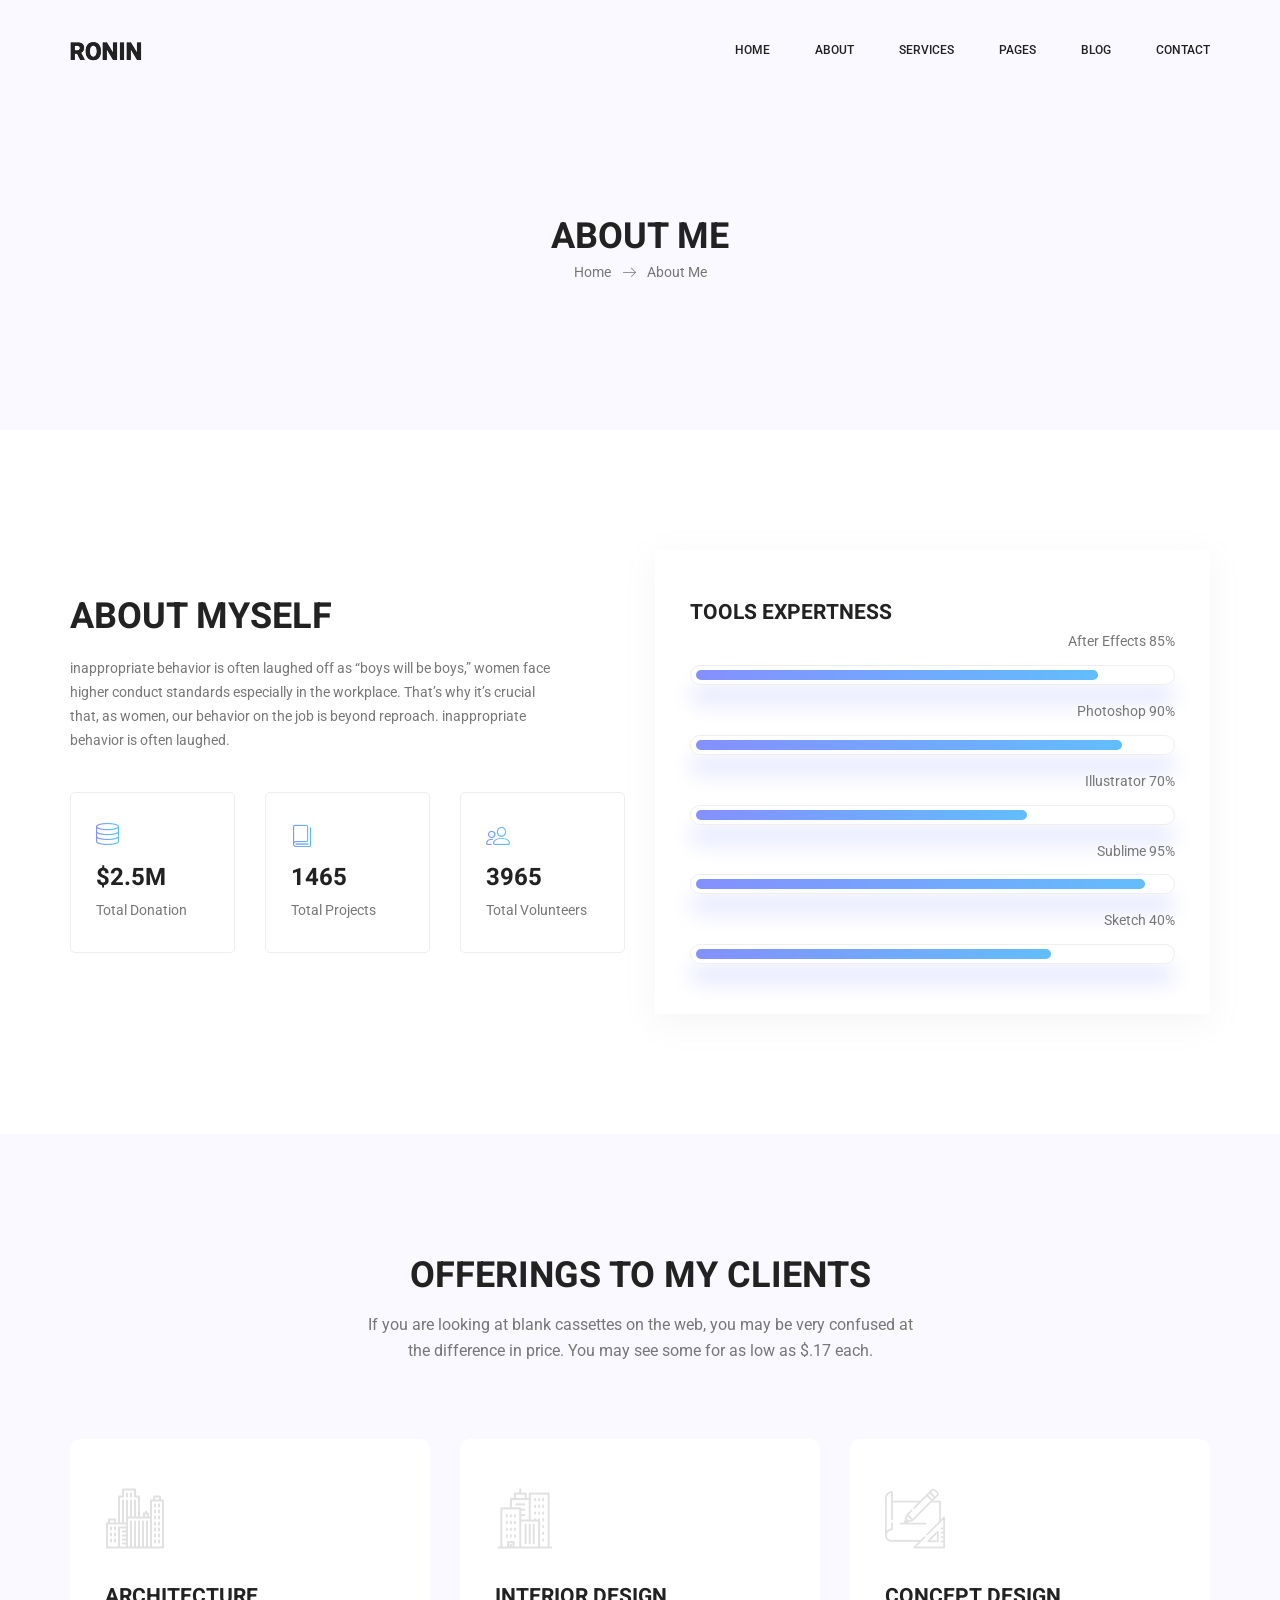
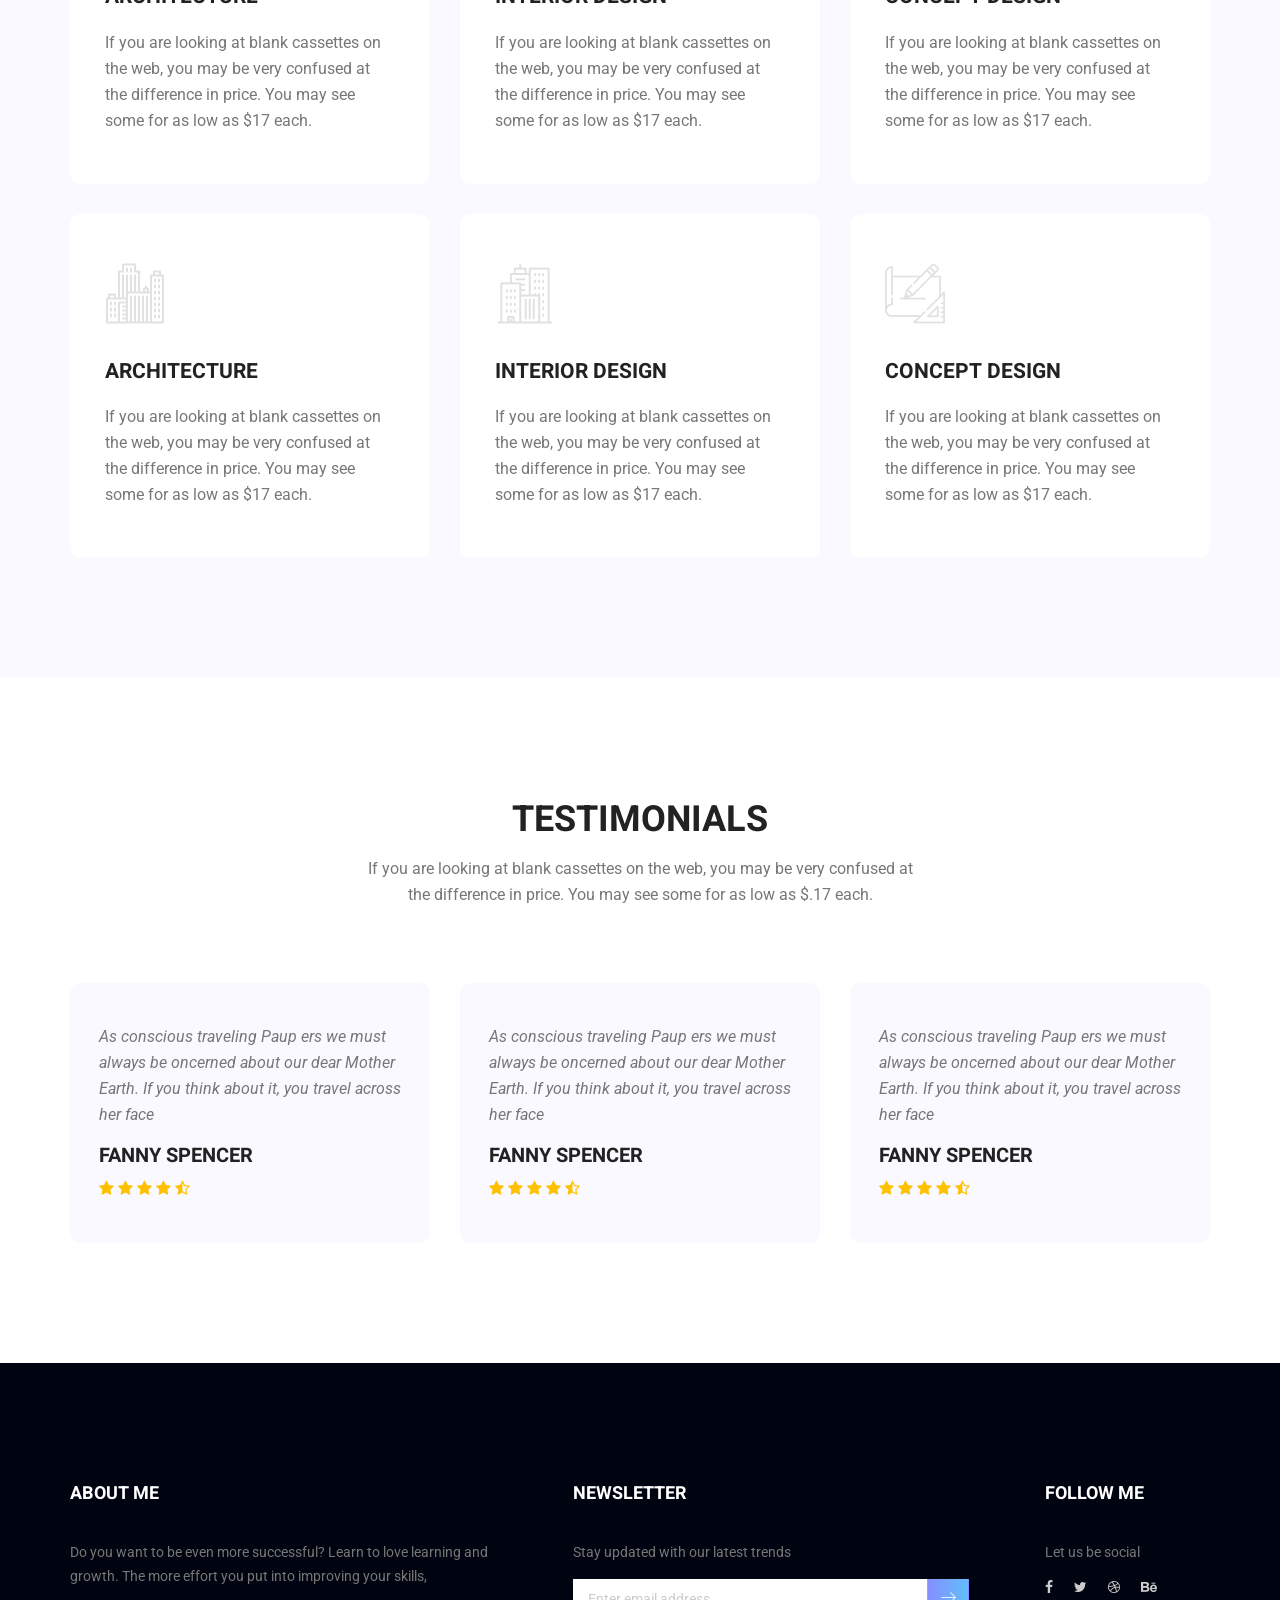
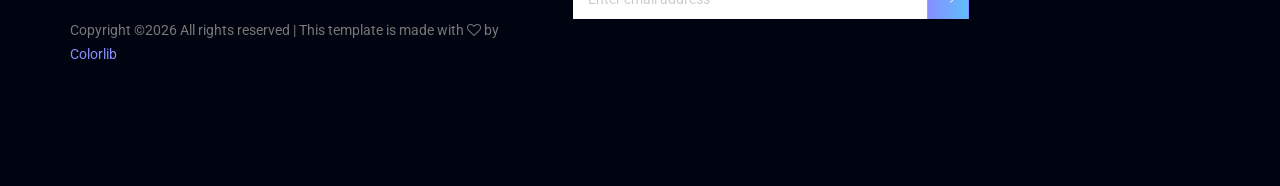
<file: about-us.html>
<!doctype html>
<html lang="en">
    <head>
        <!-- Required meta tags -->
        <meta charset="utf-8">
        <meta name="viewport" content="width=device-width, initial-scale=1, shrink-to-fit=no">
        <link rel="icon" href="img/favicon.png" type="image/png">
        <title>Ronin Multi</title>
        <!-- Bootstrap CSS -->
        <link rel="stylesheet" href="css/bootstrap.css">
        <link rel="stylesheet" href="vendors/linericon/style.css">
        <link rel="stylesheet" href="css/font-awesome.min.css">
        <link rel="stylesheet" href="vendors/owl-carousel/owl.carousel.min.css">
        <link rel="stylesheet" href="vendors/lightbox/simpleLightbox.css">
        <link rel="stylesheet" href="vendors/nice-select/css/nice-select.css">
        <link rel="stylesheet" href="vendors/animate-css/animate.css">
        <link rel="stylesheet" href="vendors/flaticon/flaticon.css">
        <!-- main css -->
        <link rel="stylesheet" href="css/style.css">
        <link rel="stylesheet" href="css/responsive.css">
    </head>
    <body>
        
        <!--================Header Menu Area =================-->
        <header class="header_area">
            <div class="main_menu" id="mainNav">
            	<nav class="navbar navbar-expand-lg navbar-light">
					<div class="container box_1620">
						<!-- Brand and toggle get grouped for better mobile display -->
						<a class="navbar-brand logo_h" href="index.html"><img src="img/logo.png" alt=""></a>
						<button class="navbar-toggler" type="button" data-toggle="collapse" data-target="#navbarSupportedContent" aria-controls="navbarSupportedContent" aria-expanded="false" aria-label="Toggle navigation">
							<span class="icon-bar"></span>
							<span class="icon-bar"></span>
							<span class="icon-bar"></span>
						</button>
						<!-- Collect the nav links, forms, and other content for toggling -->
						<div class="collapse navbar-collapse offset" id="navbarSupportedContent">
							<ul class="nav navbar-nav menu_nav ml-auto">
								<li class="nav-item active"><a class="nav-link" href="index.html">Home</a></li> 
								<li class="nav-item"><a class="nav-link" href="about-us.html">About</a></li> 
								<li class="nav-item"><a class="nav-link" href="services.html">Services</a>
								<li class="nav-item submenu dropdown">
									<a href="#" class="nav-link dropdown-toggle" data-toggle="dropdown" role="button" aria-haspopup="true" aria-expanded="false">Pages</a>
									<ul class="dropdown-menu">
										<li class="nav-item"><a class="nav-link" href="portfolio.html">Portfolio</a></li>
										<li class="nav-item"><a class="nav-link" href="portfolio-details.html">Project Details</a></li>
										<li class="nav-item"><a class="nav-link" href="elements.html">Elements</a></li>
									</ul>
								</li> 
								<li class="nav-item submenu dropdown">
									<a href="#" class="nav-link dropdown-toggle" data-toggle="dropdown" role="button" aria-haspopup="true" aria-expanded="false">Blog</a>
									<ul class="dropdown-menu">
										<li class="nav-item"><a class="nav-link" href="blog.html">Blog</a></li>
										<li class="nav-item"><a class="nav-link" href="single-blog.html">Blog Details</a></li>
									</ul>
								</li> 
								<li class="nav-item"><a class="nav-link" href="contact.html">Contact</a></li>
							</ul>
						</div> 
					</div>
            	</nav>
            </div>
        </header>
        <!--================Header Menu Area =================-->
        
        <!--================Home Banner Area =================-->
        <section class="banner_area">
            <div class="banner_inner d-flex align-items-center">
            	<div class="overlay bg-parallax" data-stellar-ratio="0.9" data-stellar-vertical-offset="0" data-background=""></div>
				<div class="container">
					<div class="banner_content text-center">
						<h2>About Me</h2>
						<div class="page_link">
							<a href="index.html">Home</a>
							<a href="about-us.html">About Me</a>
						</div>
						
					</div>
				</div>
            </div>
        </section>
        <!--================End Home Banner Area =================-->
        
        <!--================Welcome Area =================-->
        <section class="welcome_area p_120">
        	<div class="container">
        		<div class="row welcome_inner">
        			<div class="col-lg-6">
        				<div class="welcome_text">
        					<h4>About Myself</h4>
        					<p>inappropriate behavior is often laughed off as “boys will be boys,” women face higher conduct standards especially in the workplace. That’s why it’s crucial that, as women, our behavior on the job is beyond reproach. inappropriate behavior is often laughed.</p>
        					<div class="row">
        						<div class="col-sm-4">
        							<div class="wel_item">
        								<i class="lnr lnr-database"></i>
        								<h4>$2.5M</h4>
        								<p>Total Donation</p>
        							</div>
        						</div>
        						<div class="col-sm-4">
        							<div class="wel_item">
        								<i class="lnr lnr-book"></i>
        								<h4>1465</h4>
        								<p>Total Projects</p>
        							</div>
        						</div>
        						<div class="col-sm-4">
        							<div class="wel_item">
        								<i class="lnr lnr-users"></i>
        								<h4>3965</h4>
        								<p>Total Volunteers</p>
        							</div>
        						</div>
        					</div>
        				</div>
        			</div>
        			<div class="col-lg-6">
        				<div class="tools_expert">
        					<h3>Tools Expertness</h3>
        					<div class="skill_main">
								<div class="skill_item">
									<h4>After Effects <span class="counter">85</span>%</h4>
									<div class="progress">
										<div class="progress-bar" role="progressbar" aria-valuenow="85" aria-valuemin="0" aria-valuemax="100"></div>
									</div>
								</div>
								<div class="skill_item">
									<h4>Photoshop <span class="counter">90</span>%</h4>
									<div class="progress">
										<div class="progress-bar" role="progressbar" aria-valuenow="90" aria-valuemin="0" aria-valuemax="100"></div>
									</div>
								</div>
								<div class="skill_item">
									<h4>Illustrator <span class="counter">70</span>%</h4>
									<div class="progress">
										<div class="progress-bar" role="progressbar" aria-valuenow="70" aria-valuemin="0" aria-valuemax="100"></div>
									</div>
								</div>
								<div class="skill_item">
									<h4>Sublime <span class="counter">95</span>%</h4>
									<div class="progress">
										<div class="progress-bar" role="progressbar" aria-valuenow="95" aria-valuemin="0" aria-valuemax="100"></div>
									</div>
								</div>
								<div class="skill_item">
									<h4>Sketch <span class="counter">75</span>%</h4>
									<div class="progress">
										<div class="progress-bar" role="progressbar" aria-valuenow="75" aria-valuemin="0" aria-valuemax="100"></div>
									</div>
								</div>
							</div>
        				</div>
        			</div>
        		</div>
        	</div>
        </section>
        <!--================End Welcome Area =================-->
        
        <!--================Feature Area =================-->
        <section class="feature_area p_120">
        	<div class="container">
        		<div class="main_title">
        			<h2>offerings to my clients</h2>
        			<p>If you are looking at blank cassettes on the web, you may be very confused at the difference in price. You may see some for as low as $.17 each.</p>
        		</div>
        		<div class="feature_inner row">
        			<div class="col-lg-4 col-md-6">
        				<div class="feature_item">
        					<i class="flaticon-city"></i>
        					<h4>Architecture</h4>
        					<p>If you are looking at blank cassettes on the web, you may be very confused at the difference in price. You may see some for as low as $17 each.</p>
        				</div>
        			</div>
        			<div class="col-lg-4 col-md-6">
        				<div class="feature_item">
        					<i class="flaticon-skyline"></i>
        					<h4>Interior Design</h4>
        					<p>If you are looking at blank cassettes on the web, you may be very confused at the difference in price. You may see some for as low as $17 each.</p>
        				</div>
        			</div>
        			<div class="col-lg-4 col-md-6">
        				<div class="feature_item">
        					<i class="flaticon-sketch"></i>
        					<h4>Concept Design</h4>
        					<p>If you are looking at blank cassettes on the web, you may be very confused at the difference in price. You may see some for as low as $17 each.</p>
        				</div>
        			</div>
        			<div class="col-lg-4 col-md-6">
        				<div class="feature_item">
        					<i class="flaticon-city"></i>
        					<h4>Architecture</h4>
        					<p>If you are looking at blank cassettes on the web, you may be very confused at the difference in price. You may see some for as low as $17 each.</p>
        				</div>
        			</div>
        			<div class="col-lg-4 col-md-6">
        				<div class="feature_item">
        					<i class="flaticon-skyline"></i>
        					<h4>Interior Design</h4>
        					<p>If you are looking at blank cassettes on the web, you may be very confused at the difference in price. You may see some for as low as $17 each.</p>
        				</div>
        			</div>
        			<div class="col-lg-4 col-md-6">
        				<div class="feature_item">
        					<i class="flaticon-sketch"></i>
        					<h4>Concept Design</h4>
        					<p>If you are looking at blank cassettes on the web, you may be very confused at the difference in price. You may see some for as low as $17 each.</p>
        				</div>
        			</div>
        		</div>
        	</div>
        </section>
        <!--================End Feature Area =================-->
        
        <!--================Testimonials Area =================-->
        <section class="testimonials_area testi_two p_120">
        	<div class="container">
        		<div class="main_title">
        			<h2>Testimonials</h2>
        			<p>If you are looking at blank cassettes on the web, you may be very confused at the difference in price. You may see some for as low as $.17 each.</p>
        		</div>
        		<div class="testi_inner">
					<div class="testi_slider owl-carousel">
						<div class="item">
							<div class="testi_item">
								<p>As conscious traveling Paup ers we must always be oncerned about our dear Mother Earth. If you think about it, you travel across her face</p>
								<h4>Fanny Spencer</h4>
								<a href="#"><i class="fa fa-star"></i></a>
								<a href="#"><i class="fa fa-star"></i></a>
								<a href="#"><i class="fa fa-star"></i></a>
								<a href="#"><i class="fa fa-star"></i></a>
								<a href="#"><i class="fa fa-star-half-o"></i></a>
							</div>
						</div>
						<div class="item">
							<div class="testi_item">
								<p>As conscious traveling Paup ers we must always be oncerned about our dear Mother Earth. If you think about it, you travel across her face</p>
								<h4>Fanny Spencer</h4>
								<a href="#"><i class="fa fa-star"></i></a>
								<a href="#"><i class="fa fa-star"></i></a>
								<a href="#"><i class="fa fa-star"></i></a>
								<a href="#"><i class="fa fa-star"></i></a>
								<a href="#"><i class="fa fa-star-half-o"></i></a>
							</div>
						</div>
						<div class="item">
							<div class="testi_item">
								<p>As conscious traveling Paup ers we must always be oncerned about our dear Mother Earth. If you think about it, you travel across her face</p>
								<h4>Fanny Spencer</h4>
								<a href="#"><i class="fa fa-star"></i></a>
								<a href="#"><i class="fa fa-star"></i></a>
								<a href="#"><i class="fa fa-star"></i></a>
								<a href="#"><i class="fa fa-star"></i></a>
								<a href="#"><i class="fa fa-star-half-o"></i></a>
							</div>
						</div>
					</div>
        		</div>
        	</div>
        </section>
        <!--================End Testimonials Area =================-->
        
        <!--================Footer Area =================-->
        <footer class="footer_area p_120">
        	<div class="container">
        		<div class="row footer_inner">
        			<div class="col-lg-5 col-sm-6">
        				<aside class="f_widget ab_widget">
        					<div class="f_title">
        						<h3>About Me</h3>
        					</div>
        					<p>Do you want to be even more successful? Learn to love learning and growth. The more effort you put into improving your skills,</p>
        					<p><!-- Link back to Colorlib can't be removed. Template is licensed under CC BY 3.0. -->
Copyright &copy;<script>document.write(new Date().getFullYear());</script> All rights reserved | This template is made with <i class="fa fa-heart-o" aria-hidden="true"></i> by <a href="https://colorlib.com" target="_blank">Colorlib</a>
<!-- Link back to Colorlib can't be removed. Template is licensed under CC BY 3.0. -->
</p>
        				</aside>
        			</div>
        			<div class="col-lg-5 col-sm-6">
        				<aside class="f_widget news_widget">
        					<div class="f_title">
        						<h3>Newsletter</h3>
        					</div>
        					<p>Stay updated with our latest trends</p>
        					<div id="mc_embed_signup">
                                <form target="_blank" action="https://spondonit.us12.list-manage.com/subscribe/post?u=1462626880ade1ac87bd9c93a&amp;id=92a4423d01" method="get" class="subscribe_form relative">
                                	<div class="input-group d-flex flex-row">
                                        <input name="EMAIL" placeholder="Enter email address" onfocus="this.placeholder = ''" onblur="this.placeholder = 'Email Address '" required="" type="email">
                                        <button class="btn sub-btn"><span class="lnr lnr-arrow-right"></span></button>		
                                    </div>				
                                    <div class="mt-10 info"></div>
                                </form>
                            </div>
        				</aside>
        			</div>
        			<div class="col-lg-2">
        				<aside class="f_widget social_widget">
        					<div class="f_title">
        						<h3>Follow Me</h3>
        					</div>
        					<p>Let us be social</p>
        					<ul class="list">
        						<li><a href="#"><i class="fa fa-facebook"></i></a></li>
        						<li><a href="#"><i class="fa fa-twitter"></i></a></li>
        						<li><a href="#"><i class="fa fa-dribbble"></i></a></li>
        						<li><a href="#"><i class="fa fa-behance"></i></a></li>
        					</ul>
        				</aside>
        			</div>
        		</div>
        	</div>
        </footer>
        <!--================End Footer Area =================-->
        
        
        
        
        <!-- Optional JavaScript -->
        <!-- jQuery first, then Popper.js, then Bootstrap JS -->
        <script src="js/jquery-3.2.1.min.js"></script>
        <script src="js/popper.js"></script>
        <script src="js/bootstrap.min.js"></script>
        <script src="js/stellar.js"></script>
        <script src="vendors/lightbox/simpleLightbox.min.js"></script>
        <script src="vendors/nice-select/js/jquery.nice-select.min.js"></script>
        <script src="vendors/isotope/imagesloaded.pkgd.min.js"></script>
        <script src="vendors/isotope/isotope-min.js"></script>
        <script src="vendors/owl-carousel/owl.carousel.min.js"></script>
        <script src="js/jquery.ajaxchimp.min.js"></script>
        <script src="js/mail-script.js"></script>
        <script src="vendors/counter-up/jquery.waypoints.min.js"></script>
        <script src="vendors/counter-up/jquery.counterup.min.js"></script>
        <script src="js/theme.js"></script>
    </body>
</html>
</file>
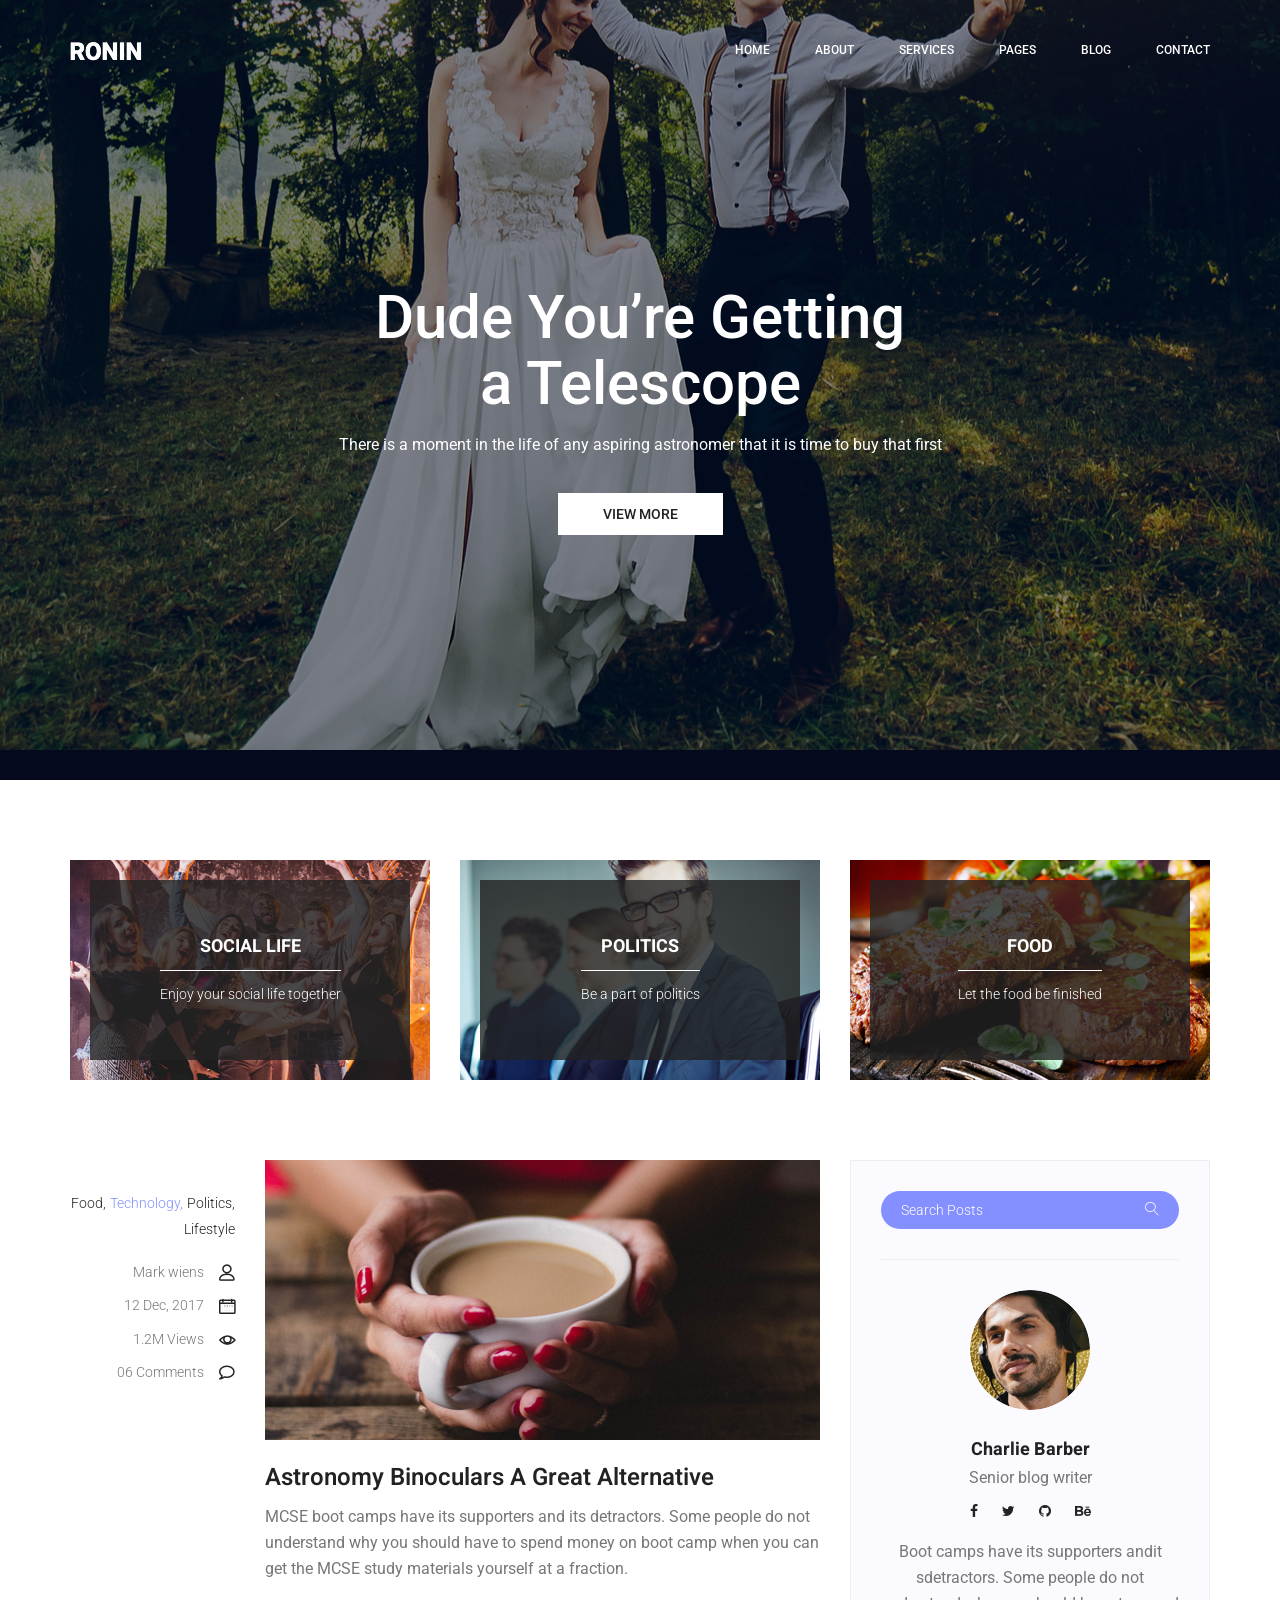
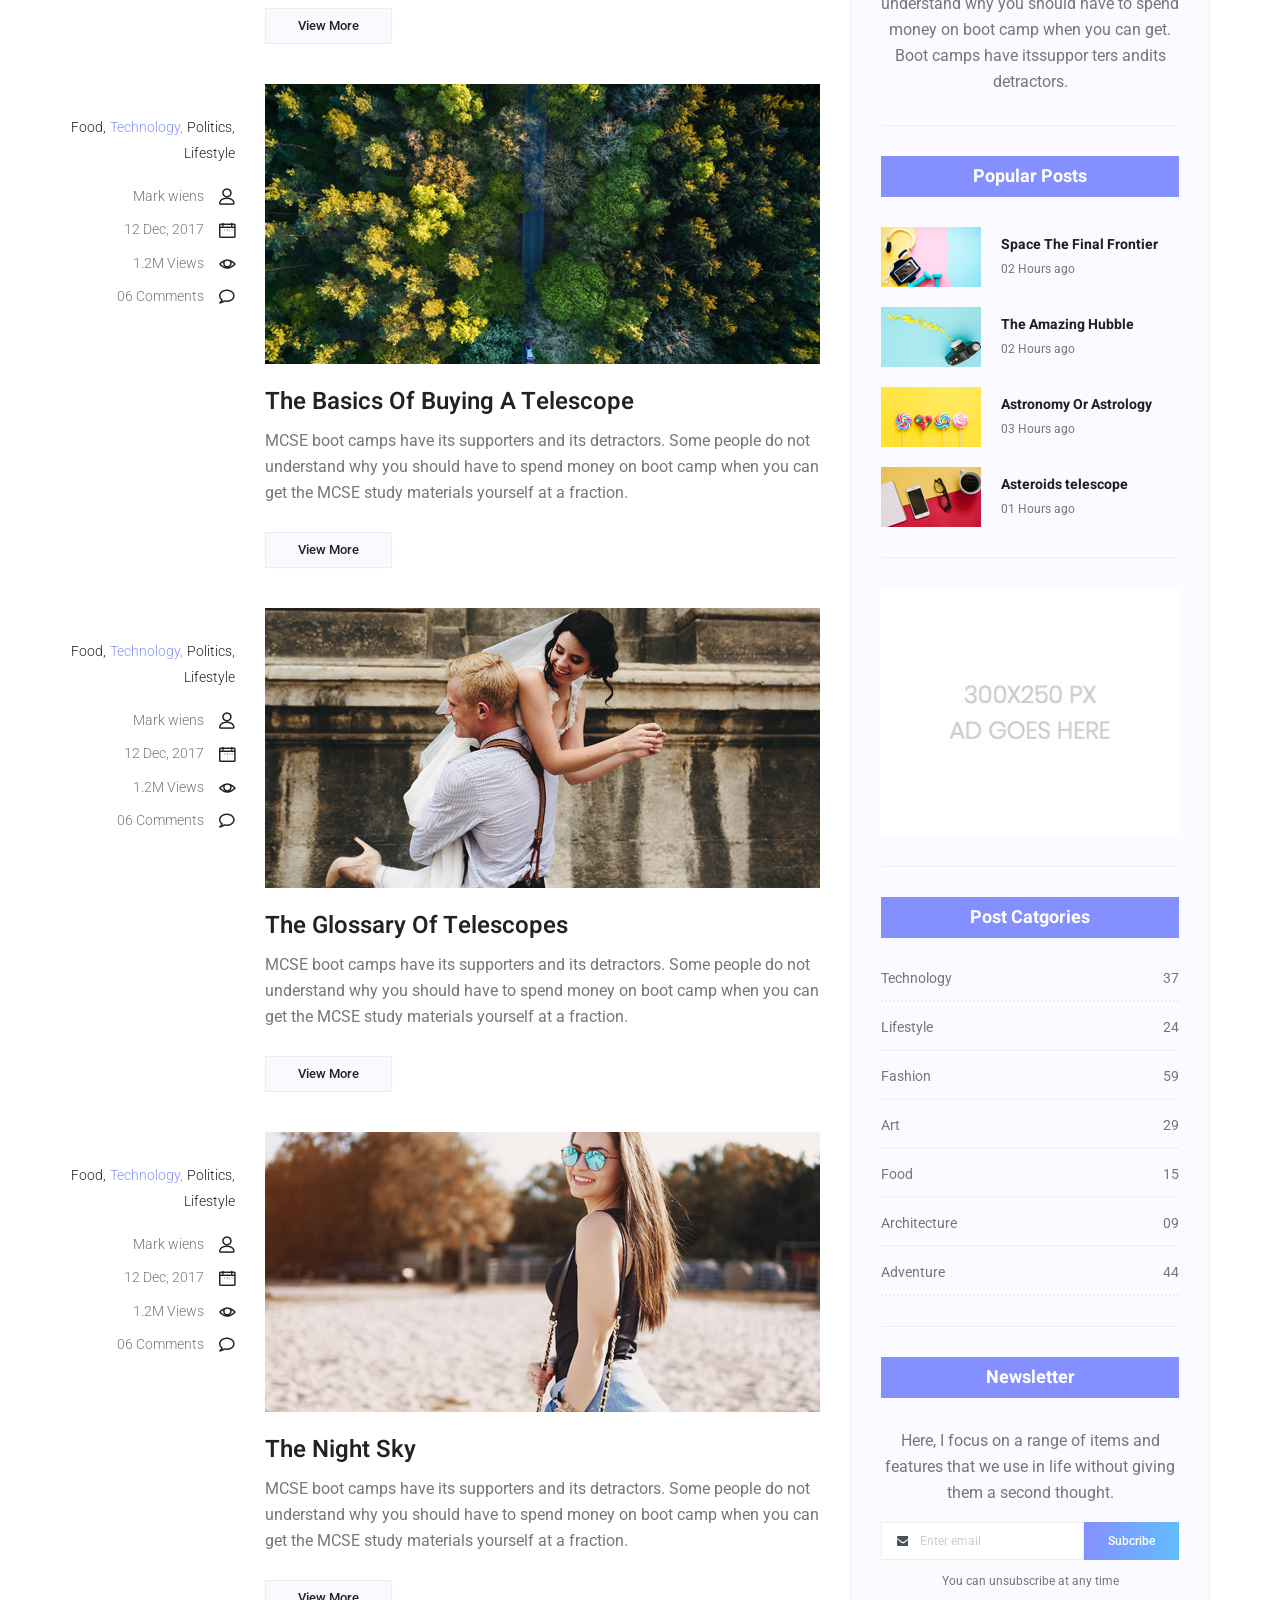
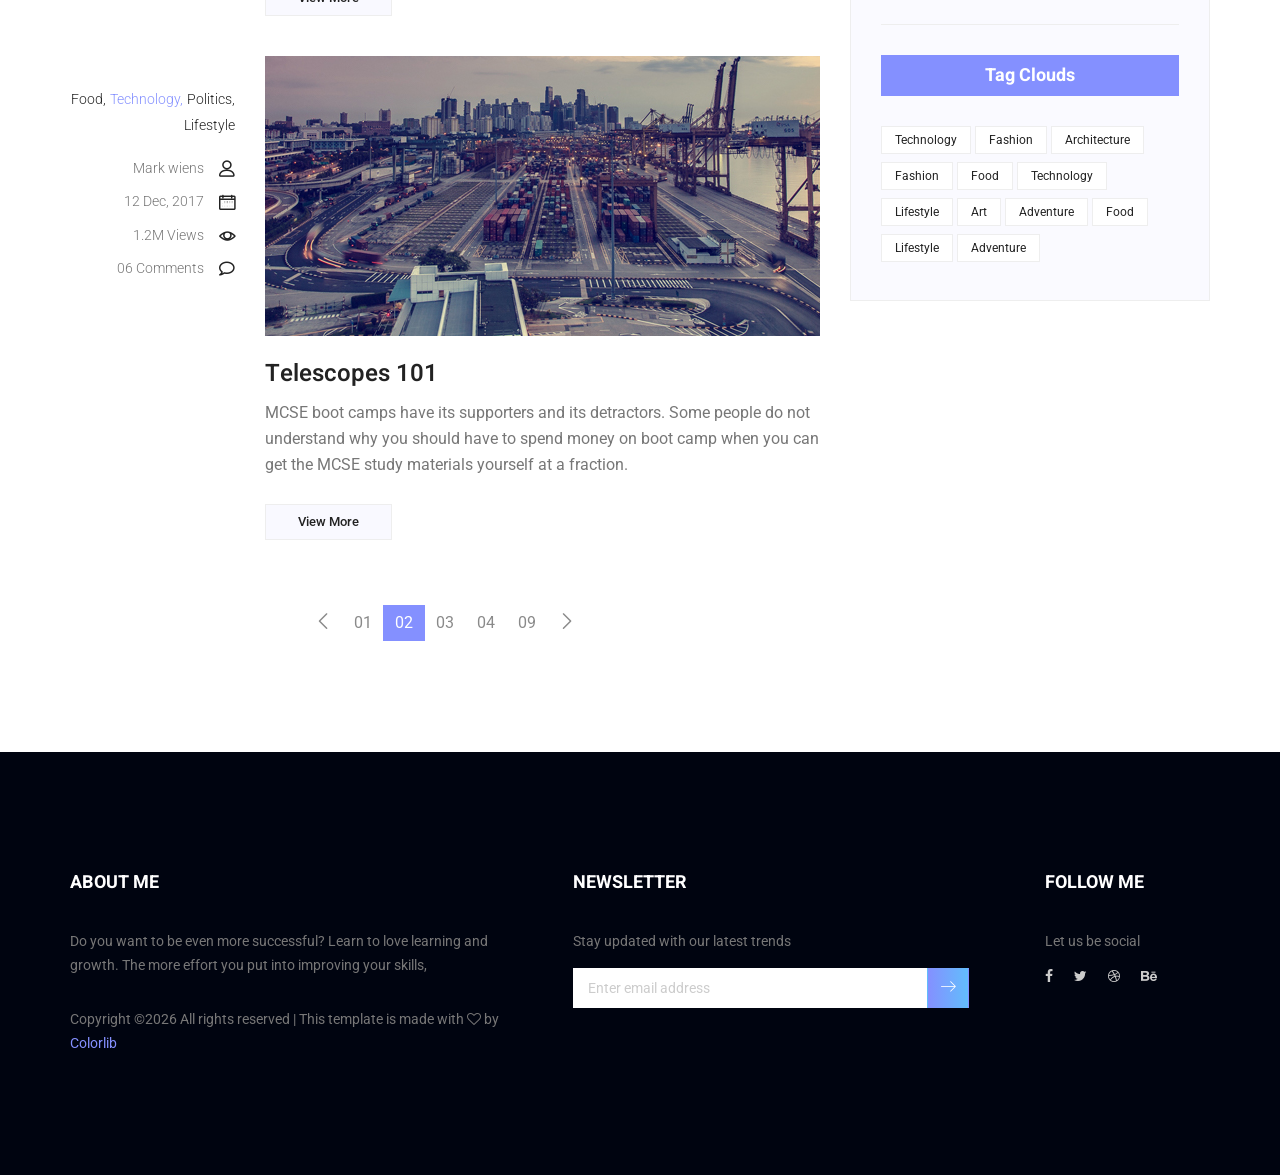
<file: blog.html>
<!doctype html>
<html lang="en">
    <head>
        <!-- Required meta tags -->
        <meta charset="utf-8">
        <meta name="viewport" content="width=device-width, initial-scale=1, shrink-to-fit=no">
        <link rel="icon" href="img/favicon.png" type="image/png">
        <title>Ronin Multi</title>
        <!-- Bootstrap CSS -->
        <link rel="stylesheet" href="css/bootstrap.css">
        <link rel="stylesheet" href="vendors/linericon/style.css">
        <link rel="stylesheet" href="css/font-awesome.min.css">
        <link rel="stylesheet" href="vendors/owl-carousel/owl.carousel.min.css">
        <link rel="stylesheet" href="vendors/lightbox/simpleLightbox.css">
        <link rel="stylesheet" href="vendors/nice-select/css/nice-select.css">
        <link rel="stylesheet" href="vendors/animate-css/animate.css">
        <!-- main css -->
        <link rel="stylesheet" href="css/style.css">
        <link rel="stylesheet" href="css/responsive.css">
    </head>
    <body>
        
        <!--================Header Menu Area =================-->
        <header class="header_area white_menu">
            <div class="main_menu" id="mainNav">
            	<nav class="navbar navbar-expand-lg navbar-light">
					<div class="container box_1620">
						<!-- Brand and toggle get grouped for better mobile display -->
						<a class="navbar-brand logo_h" href="index.html"><img src="img/logo.png" alt=""><img src="img/logo-2.png" alt=""></a>
						<button class="navbar-toggler" type="button" data-toggle="collapse" data-target="#navbarSupportedContent" aria-controls="navbarSupportedContent" aria-expanded="false" aria-label="Toggle navigation">
							<span class="icon-bar"></span>
							<span class="icon-bar"></span>
							<span class="icon-bar"></span>
						</button>
						<!-- Collect the nav links, forms, and other content for toggling -->
						<div class="collapse navbar-collapse offset" id="navbarSupportedContent">
							<ul class="nav navbar-nav menu_nav ml-auto">
								<li class="nav-item active"><a class="nav-link" href="index.html">Home</a></li> 
								<li class="nav-item"><a class="nav-link" href="about-us.html">About</a></li> 
								<li class="nav-item"><a class="nav-link" href="services.html">Services</a>
								<li class="nav-item submenu dropdown">
									<a href="#" class="nav-link dropdown-toggle" data-toggle="dropdown" role="button" aria-haspopup="true" aria-expanded="false">Pages</a>
									<ul class="dropdown-menu">
										<li class="nav-item"><a class="nav-link" href="portfolio.html">Portfolio</a></li>
										<li class="nav-item"><a class="nav-link" href="portfolio-details.html">Project Details</a></li>
										<li class="nav-item"><a class="nav-link" href="elements.html">Elements</a></li>
									</ul>
								</li> 
								<li class="nav-item submenu dropdown">
									<a href="#" class="nav-link dropdown-toggle" data-toggle="dropdown" role="button" aria-haspopup="true" aria-expanded="false">Blog</a>
									<ul class="dropdown-menu">
										<li class="nav-item"><a class="nav-link" href="blog.html">Blog</a></li>
										<li class="nav-item"><a class="nav-link" href="single-blog.html">Blog Details</a></li>
									</ul>
								</li> 
								<li class="nav-item"><a class="nav-link" href="contact.html">Contact</a></li>
							</ul>
						</div> 
					</div>
            	</nav>
            </div>
        </header>
        <!--================Header Menu Area =================-->
        
        <!--================Home Banner Area =================-->
        <section class="home_banner_area blog_banner">
            <div class="banner_inner d-flex align-items-center">
            	<div class="overlay bg-parallax" data-stellar-ratio="0.9" data-stellar-vertical-offset="0" data-background=""></div>
				<div class="container">
					<div class="blog_b_text text-center">
						<h2>Dude You’re Getting <br /> a Telescope</h2>
						<p>There is a moment in the life of any aspiring astronomer that it is time to buy that first</p>
						<a class="white_bg_btn" href="#">View More</a>
					</div>
				</div>
            </div>
        </section>
        <!--================End Home Banner Area =================-->
        
        <!--================Blog Categorie Area =================-->
        <section class="blog_categorie_area">
            <div class="container">
                <div class="row">
                    <div class="col-lg-4">
                        <div class="categories_post">
                            <img src="img/blog/cat-post/cat-post-3.jpg" alt="post">
                            <div class="categories_details">
                                <div class="categories_text">
                                    <a href="blog-details.html"><h5>Social Life</h5></a>
                                    <div class="border_line"></div>
                                    <p>Enjoy your social life together</p>
                                </div>
                            </div>
                        </div>
                    </div>
                    <div class="col-lg-4">
                        <div class="categories_post">
                            <img src="img/blog/cat-post/cat-post-2.jpg" alt="post">
                            <div class="categories_details">
                                <div class="categories_text">
                                    <a href="blog-details.html"><h5>Politics</h5></a>
                                    <div class="border_line"></div>
                                    <p>Be a part of politics</p>
                                </div>
                            </div>
                        </div>
                    </div>
                    <div class="col-lg-4">
                        <div class="categories_post">
                            <img src="img/blog/cat-post/cat-post-1.jpg" alt="post">
                            <div class="categories_details">
                                <div class="categories_text">
                                    <a href="blog-details.html"><h5>Food</h5></a>
                                    <div class="border_line"></div>
                                    <p>Let the food be finished</p>
                                </div>
                            </div>
                        </div>
                    </div>
                </div>
            </div>
        </section>
        <!--================Blog Categorie Area =================-->
        
        <!--================Blog Area =================-->
        <section class="blog_area">
            <div class="container">
                <div class="row">
                    <div class="col-lg-8">
                        <div class="blog_left_sidebar">
                            <article class="row blog_item">
                               <div class="col-md-3">
                                   <div class="blog_info text-right">
                                        <div class="post_tag">
                                            <a href="#">Food,</a>
                                            <a class="active" href="#">Technology,</a>
                                            <a href="#">Politics,</a>
                                            <a href="#">Lifestyle</a>
                                        </div>
                                        <ul class="blog_meta list">
                                            <li><a href="#">Mark wiens<i class="lnr lnr-user"></i></a></li>
                                            <li><a href="#">12 Dec, 2017<i class="lnr lnr-calendar-full"></i></a></li>
                                            <li><a href="#">1.2M Views<i class="lnr lnr-eye"></i></a></li>
                                            <li><a href="#">06 Comments<i class="lnr lnr-bubble"></i></a></li>
                                        </ul>
                                    </div>
                               </div>
                                <div class="col-md-9">
                                    <div class="blog_post">
                                        <img src="img/blog/main-blog/m-blog-1.jpg" alt="">
                                        <div class="blog_details">
                                            <a href="single-blog.html"><h2>Astronomy Binoculars A Great Alternative</h2></a>
                                            <p>MCSE boot camps have its supporters and its detractors. Some people do not understand why you should have to spend money on boot camp when you can get the MCSE study materials yourself at a fraction.</p>
                                            <a href="single-blog.html" class="blog_btn">View More</a>
                                        </div>
                                    </div>
                                </div>
                            </article>
                            <article class="row blog_item">
                               <div class="col-md-3">
                                   <div class="blog_info text-right">
                                        <div class="post_tag">
                                            <a href="#">Food,</a>
                                            <a class="active" href="#">Technology,</a>
                                            <a href="#">Politics,</a>
                                            <a href="#">Lifestyle</a>
                                        </div>
                                        <ul class="blog_meta list">
                                            <li><a href="#">Mark wiens<i class="lnr lnr-user"></i></a></li>
                                            <li><a href="#">12 Dec, 2017<i class="lnr lnr-calendar-full"></i></a></li>
                                            <li><a href="#">1.2M Views<i class="lnr lnr-eye"></i></a></li>
                                            <li><a href="#">06 Comments<i class="lnr lnr-bubble"></i></a></li>
                                        </ul>
                                    </div>
                               </div>
                                <div class="col-md-9">
                                    <div class="blog_post">
                                        <img src="img/blog/main-blog/m-blog-2.jpg" alt="">
                                        <div class="blog_details">
                                            <a href="single-blog.html"><h2>The Basics Of Buying A Telescope</h2></a>
                                            <p>MCSE boot camps have its supporters and its detractors. Some people do not understand why you should have to spend money on boot camp when you can get the MCSE study materials yourself at a fraction.</p>
                                            <a href="single-blog.html" class="blog_btn">View More</a>
                                        </div>
                                    </div>
                                </div>
                            </article>
                            <article class="row blog_item">
                               <div class="col-md-3">
                                   <div class="blog_info text-right">
                                        <div class="post_tag">
                                            <a href="#">Food,</a>
                                            <a class="active" href="#">Technology,</a>
                                            <a href="#">Politics,</a>
                                            <a href="#">Lifestyle</a>
                                        </div>
                                        <ul class="blog_meta list">
                                            <li><a href="#">Mark wiens<i class="lnr lnr-user"></i></a></li>
                                            <li><a href="#">12 Dec, 2017<i class="lnr lnr-calendar-full"></i></a></li>
                                            <li><a href="#">1.2M Views<i class="lnr lnr-eye"></i></a></li>
                                            <li><a href="#">06 Comments<i class="lnr lnr-bubble"></i></a></li>
                                        </ul>
                                    </div>
                               </div>
                                <div class="col-md-9">
                                    <div class="blog_post">
                                        <img src="img/blog/main-blog/m-blog-3.jpg" alt="">
                                        <div class="blog_details">
                                            <a href="single-blog.html"><h2>The Glossary Of Telescopes</h2></a>
                                            <p>MCSE boot camps have its supporters and its detractors. Some people do not understand why you should have to spend money on boot camp when you can get the MCSE study materials yourself at a fraction.</p>
                                            <a href="single-blog.html" class="blog_btn">View More</a>
                                        </div>
                                    </div>
                                </div>
                            </article>
                            <article class="row blog_item">
                               <div class="col-md-3">
                                   <div class="blog_info text-right">
                                        <div class="post_tag">
                                            <a href="#">Food,</a>
                                            <a class="active" href="#">Technology,</a>
                                            <a href="#">Politics,</a>
                                            <a href="#">Lifestyle</a>
                                        </div>
                                        <ul class="blog_meta list">
                                            <li><a href="#">Mark wiens<i class="lnr lnr-user"></i></a></li>
                                            <li><a href="#">12 Dec, 2017<i class="lnr lnr-calendar-full"></i></a></li>
                                            <li><a href="#">1.2M Views<i class="lnr lnr-eye"></i></a></li>
                                            <li><a href="#">06 Comments<i class="lnr lnr-bubble"></i></a></li>
                                        </ul>
                                    </div>
                               </div>
                                <div class="col-md-9">
                                    <div class="blog_post">
                                        <img src="img/blog/main-blog/m-blog-4.jpg" alt="">
                                        <div class="blog_details">
                                            <a href="single-blog.html"><h2>The Night Sky</h2></a>
                                            <p>MCSE boot camps have its supporters and its detractors. Some people do not understand why you should have to spend money on boot camp when you can get the MCSE study materials yourself at a fraction.</p>
                                            <a href="single-blog.html" class="blog_btn">View More</a>
                                        </div>
                                    </div>
                                </div>
                            </article>
                            <article class="row blog_item">
                               <div class="col-md-3">
                                   <div class="blog_info text-right">
                                        <div class="post_tag">
                                            <a href="#">Food,</a>
                                            <a class="active" href="#">Technology,</a>
                                            <a href="#">Politics,</a>
                                            <a href="#">Lifestyle</a>
                                        </div>
                                        <ul class="blog_meta list">
                                            <li><a href="#">Mark wiens<i class="lnr lnr-user"></i></a></li>
                                            <li><a href="#">12 Dec, 2017<i class="lnr lnr-calendar-full"></i></a></li>
                                            <li><a href="#">1.2M Views<i class="lnr lnr-eye"></i></a></li>
                                            <li><a href="#">06 Comments<i class="lnr lnr-bubble"></i></a></li>
                                        </ul>
                                    </div>
                               </div>
                                <div class="col-md-9">
                                    <div class="blog_post">
                                        <img src="img/blog/main-blog/m-blog-5.jpg" alt="">
                                        <div class="blog_details">
                                            <a href="single-blog.html"><h2>Telescopes 101</h2></a>
                                            <p>MCSE boot camps have its supporters and its detractors. Some people do not understand why you should have to spend money on boot camp when you can get the MCSE study materials yourself at a fraction.</p>
                                            <a href="single-blog.html" class="blog_btn">View More</a>
                                        </div>
                                    </div>
                                </div>
                            </article>
                            <nav class="blog-pagination justify-content-center d-flex">
		                        <ul class="pagination">
		                            <li class="page-item">
		                                <a href="#" class="page-link" aria-label="Previous">
		                                    <span aria-hidden="true">
		                                        <span class="lnr lnr-chevron-left"></span>
		                                    </span>
		                                </a>
		                            </li>
		                            <li class="page-item"><a href="#" class="page-link">01</a></li>
		                            <li class="page-item active"><a href="#" class="page-link">02</a></li>
		                            <li class="page-item"><a href="#" class="page-link">03</a></li>
		                            <li class="page-item"><a href="#" class="page-link">04</a></li>
		                            <li class="page-item"><a href="#" class="page-link">09</a></li>
		                            <li class="page-item">
		                                <a href="#" class="page-link" aria-label="Next">
		                                    <span aria-hidden="true">
		                                        <span class="lnr lnr-chevron-right"></span>
		                                    </span>
		                                </a>
		                            </li>
		                        </ul>
		                    </nav>
                        </div>
                    </div>
                    <div class="col-lg-4">
                        <div class="blog_right_sidebar">
                            <aside class="single_sidebar_widget search_widget">
                                <div class="input-group">
                                    <input type="text" class="form-control" placeholder="Search Posts">
                                    <span class="input-group-btn">
                                        <button class="btn btn-default" type="button"><i class="lnr lnr-magnifier"></i></button>
                                    </span>
                                </div><!-- /input-group -->
                                <div class="br"></div>
                            </aside>
                            <aside class="single_sidebar_widget author_widget">
                                <img class="author_img rounded-circle" src="img/blog/author.png" alt="">
                                <h4>Charlie Barber</h4>
                                <p>Senior blog writer</p>
                                <div class="social_icon">
                                    <a href="#"><i class="fa fa-facebook"></i></a>
                                    <a href="#"><i class="fa fa-twitter"></i></a>
                                    <a href="#"><i class="fa fa-github"></i></a>
                                    <a href="#"><i class="fa fa-behance"></i></a>
                                </div>
                                <p>Boot camps have its supporters andit sdetractors. Some people do not understand why you should have to spend money on boot camp when you can get. Boot camps have itssuppor ters andits detractors.</p>
                                <div class="br"></div>
                            </aside>
                            <aside class="single_sidebar_widget popular_post_widget">
                                <h3 class="widget_title">Popular Posts</h3>
                                <div class="media post_item">
                                    <img src="img/blog/popular-post/post1.jpg" alt="post">
                                    <div class="media-body">
                                        <a href="blog-details.html"><h3>Space The Final Frontier</h3></a>
                                        <p>02 Hours ago</p>
                                    </div>
                                </div>
                                <div class="media post_item">
                                    <img src="img/blog/popular-post/post2.jpg" alt="post">
                                    <div class="media-body">
                                        <a href="blog-details.html"><h3>The Amazing Hubble</h3></a>
                                        <p>02 Hours ago</p>
                                    </div>
                                </div>
                                <div class="media post_item">
                                    <img src="img/blog/popular-post/post3.jpg" alt="post">
                                    <div class="media-body">
                                        <a href="blog-details.html"><h3>Astronomy Or Astrology</h3></a>
                                        <p>03 Hours ago</p>
                                    </div>
                                </div>
                                <div class="media post_item">
                                    <img src="img/blog/popular-post/post4.jpg" alt="post">
                                    <div class="media-body">
                                        <a href="blog-details.html"><h3>Asteroids telescope</h3></a>
                                        <p>01 Hours ago</p>
                                    </div>
                                </div>
                                <div class="br"></div>
                            </aside>
                            <aside class="single_sidebar_widget ads_widget">
                                <a href="#"><img class="img-fluid" src="img/blog/add.jpg" alt=""></a>
                                <div class="br"></div>
                            </aside>
                            <aside class="single_sidebar_widget post_category_widget">
                                <h4 class="widget_title">Post Catgories</h4>
                                <ul class="list cat-list">
                                    <li>
                                        <a href="#" class="d-flex justify-content-between">
                                            <p>Technology</p>
                                            <p>37</p>
                                        </a>
                                    </li>
                                    <li>
                                        <a href="#" class="d-flex justify-content-between">
                                            <p>Lifestyle</p>
                                            <p>24</p>
                                        </a>
                                    </li>
                                    <li>
                                        <a href="#" class="d-flex justify-content-between">
                                            <p>Fashion</p>
                                            <p>59</p>
                                        </a>
                                    </li>
                                    <li>
                                        <a href="#" class="d-flex justify-content-between">
                                            <p>Art</p>
                                            <p>29</p>
                                        </a>
                                    </li>
                                    <li>
                                        <a href="#" class="d-flex justify-content-between">
                                            <p>Food</p>
                                            <p>15</p>
                                        </a>
                                    </li>
                                    <li>
                                        <a href="#" class="d-flex justify-content-between">
                                            <p>Architecture</p>
                                            <p>09</p>
                                        </a>
                                    </li>
                                    <li>
                                        <a href="#" class="d-flex justify-content-between">
                                            <p>Adventure</p>
                                            <p>44</p>
                                        </a>
                                    </li>															
                                </ul>
                                <div class="br"></div>
                            </aside>
                            <aside class="single-sidebar-widget newsletter_widget">
                                <h4 class="widget_title">Newsletter</h4>
                                <p>
                                Here, I focus on a range of items and features that we use in life without
                                giving them a second thought.
                                </p>
                                <div class="form-group d-flex flex-row">
                                    <div class="input-group">
                                        <div class="input-group-prepend">
                                            <div class="input-group-text"><i class="fa fa-envelope" aria-hidden="true"></i></div>
                                        </div>
                                        <input type="text" class="form-control" id="inlineFormInputGroup" placeholder="Enter email" onfocus="this.placeholder = ''" onblur="this.placeholder = 'Enter email'">
                                    </div>
                                    <a href="#" class="bbtns">Subcribe</a>
                                </div>	
                                <p class="text-bottom">You can unsubscribe at any time</p>	
                                <div class="br"></div>							
                            </aside>
                            <aside class="single-sidebar-widget tag_cloud_widget">
                                <h4 class="widget_title">Tag Clouds</h4>
                                <ul class="list">
                                    <li><a href="#">Technology</a></li>
                                    <li><a href="#">Fashion</a></li>
                                    <li><a href="#">Architecture</a></li>
                                    <li><a href="#">Fashion</a></li>
                                    <li><a href="#">Food</a></li>
                                    <li><a href="#">Technology</a></li>
                                    <li><a href="#">Lifestyle</a></li>
                                    <li><a href="#">Art</a></li>
                                    <li><a href="#">Adventure</a></li>
                                    <li><a href="#">Food</a></li>
                                    <li><a href="#">Lifestyle</a></li>
                                    <li><a href="#">Adventure</a></li>
                                </ul>
                            </aside>
                        </div>
                    </div>
                </div>
            </div>
        </section>
        <!--================Blog Area =================-->
        
        <!--================Footer Area =================-->
        <footer class="footer_area p_120">
        	<div class="container">
        		<div class="row footer_inner">
        			<div class="col-lg-5 col-sm-6">
        				<aside class="f_widget ab_widget">
        					<div class="f_title">
        						<h3>About Me</h3>
        					</div>
        					<p>Do you want to be even more successful? Learn to love learning and growth. The more effort you put into improving your skills,</p>
        					<p><!-- Link back to Colorlib can't be removed. Template is licensed under CC BY 3.0. -->
Copyright &copy;<script>document.write(new Date().getFullYear());</script> All rights reserved | This template is made with <i class="fa fa-heart-o" aria-hidden="true"></i> by <a href="https://colorlib.com" target="_blank">Colorlib</a>
<!-- Link back to Colorlib can't be removed. Template is licensed under CC BY 3.0. -->
</p>
        				</aside>
        			</div>
        			<div class="col-lg-5 col-sm-6">
        				<aside class="f_widget news_widget">
        					<div class="f_title">
        						<h3>Newsletter</h3>
        					</div>
        					<p>Stay updated with our latest trends</p>
        					<div id="mc_embed_signup">
                                <form target="_blank" action="https://spondonit.us12.list-manage.com/subscribe/post?u=1462626880ade1ac87bd9c93a&amp;id=92a4423d01" method="get" class="subscribe_form relative">
                                	<div class="input-group d-flex flex-row">
                                        <input name="EMAIL" placeholder="Enter email address" onfocus="this.placeholder = ''" onblur="this.placeholder = 'Email Address '" required="" type="email">
                                        <button class="btn sub-btn"><span class="lnr lnr-arrow-right"></span></button>		
                                    </div>				
                                    <div class="mt-10 info"></div>
                                </form>
                            </div>
        				</aside>
        			</div>
        			<div class="col-lg-2">
        				<aside class="f_widget social_widget">
        					<div class="f_title">
        						<h3>Follow Me</h3>
        					</div>
        					<p>Let us be social</p>
        					<ul class="list">
        						<li><a href="#"><i class="fa fa-facebook"></i></a></li>
        						<li><a href="#"><i class="fa fa-twitter"></i></a></li>
        						<li><a href="#"><i class="fa fa-dribbble"></i></a></li>
        						<li><a href="#"><i class="fa fa-behance"></i></a></li>
        					</ul>
        				</aside>
        			</div>
        		</div>
        	</div>
        </footer>
        <!--================End Footer Area =================-->
        
        
        
        
        <!-- Optional JavaScript -->
        <!-- jQuery first, then Popper.js, then Bootstrap JS -->
        <script src="js/jquery-3.2.1.min.js"></script>
        <script src="js/popper.js"></script>
        <script src="js/bootstrap.min.js"></script>
        <script src="js/stellar.js"></script>
        <script src="vendors/lightbox/simpleLightbox.min.js"></script>
        <script src="vendors/nice-select/js/jquery.nice-select.min.js"></script>
        <script src="vendors/isotope/imagesloaded.pkgd.min.js"></script>
        <script src="vendors/isotope/isotope-min.js"></script>
        <script src="vendors/owl-carousel/owl.carousel.min.js"></script>
        <script src="js/jquery.ajaxchimp.min.js"></script>
        <script src="js/mail-script.js"></script>
        <script src="vendors/counter-up/jquery.waypoints.min.js"></script>
        <script src="vendors/counter-up/jquery.counterup.min.js"></script>
        <script src="js/theme.js"></script>
    </body>
</html>
</file>
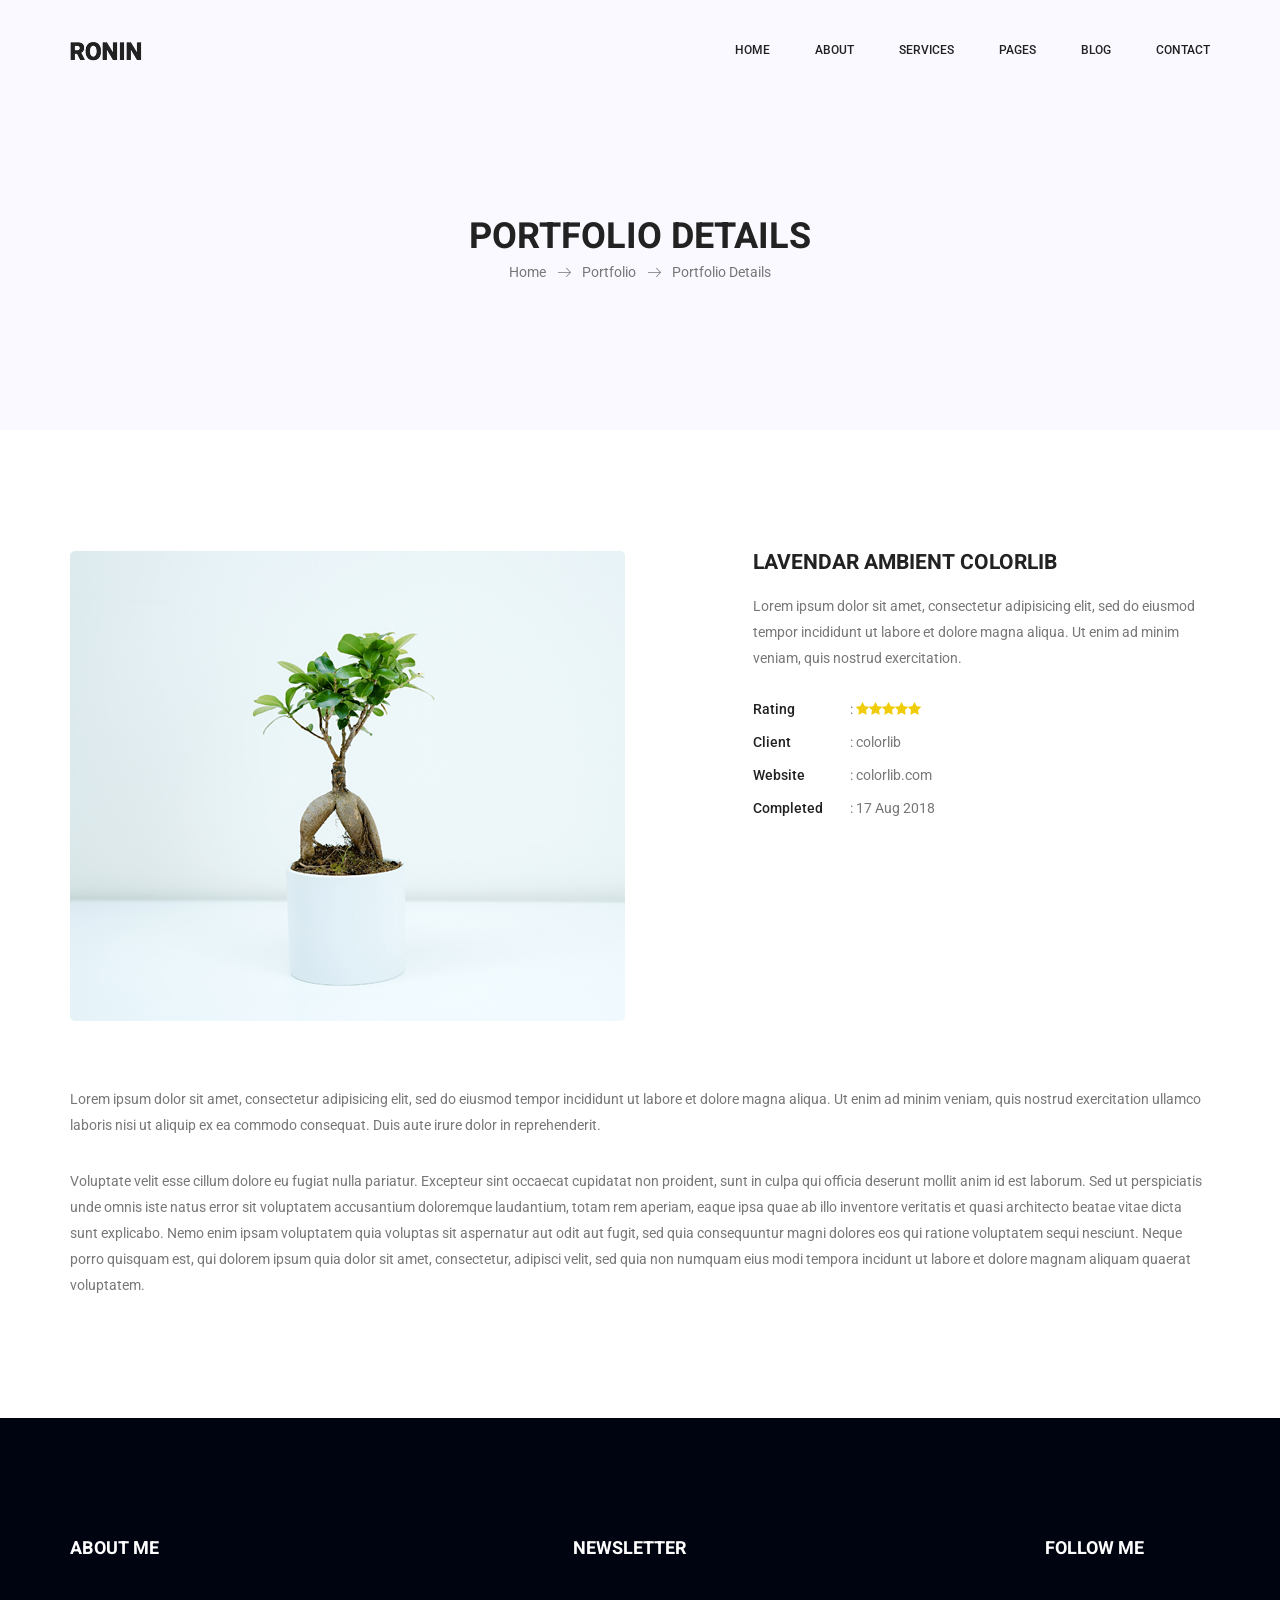
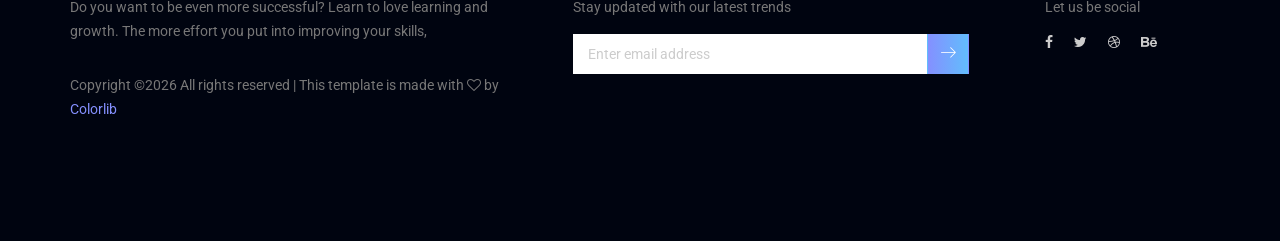
<file: portfolio-details.html>
<!doctype html>
<html lang="en">
    <head>
        <!-- Required meta tags -->
        <meta charset="utf-8">
        <meta name="viewport" content="width=device-width, initial-scale=1, shrink-to-fit=no">
        <link rel="icon" href="img/favicon.png" type="image/png">
        <title>Ronin Multi</title>
        <!-- Bootstrap CSS -->
        <link rel="stylesheet" href="css/bootstrap.css">
        <link rel="stylesheet" href="vendors/linericon/style.css">
        <link rel="stylesheet" href="css/font-awesome.min.css">
        <link rel="stylesheet" href="vendors/owl-carousel/owl.carousel.min.css">
        <link rel="stylesheet" href="vendors/lightbox/simpleLightbox.css">
        <link rel="stylesheet" href="vendors/nice-select/css/nice-select.css">
        <link rel="stylesheet" href="vendors/animate-css/animate.css">
        <link rel="stylesheet" href="vendors/flaticon/flaticon.css">
        <!-- main css -->
        <link rel="stylesheet" href="css/style.css">
        <link rel="stylesheet" href="css/responsive.css">
    </head>
    <body>
        
        <!--================Header Menu Area =================-->
        <header class="header_area">
            <div class="main_menu" id="mainNav">
            	<nav class="navbar navbar-expand-lg navbar-light">
					<div class="container box_1620">
						<!-- Brand and toggle get grouped for better mobile display -->
						<a class="navbar-brand logo_h" href="index.html"><img src="img/logo.png" alt=""></a>
						<button class="navbar-toggler" type="button" data-toggle="collapse" data-target="#navbarSupportedContent" aria-controls="navbarSupportedContent" aria-expanded="false" aria-label="Toggle navigation">
							<span class="icon-bar"></span>
							<span class="icon-bar"></span>
							<span class="icon-bar"></span>
						</button>
						<!-- Collect the nav links, forms, and other content for toggling -->
						<div class="collapse navbar-collapse offset" id="navbarSupportedContent">
							<ul class="nav navbar-nav menu_nav ml-auto">
								<li class="nav-item active"><a class="nav-link" href="index.html">Home</a></li> 
								<li class="nav-item"><a class="nav-link" href="about-us.html">About</a></li> 
								<li class="nav-item"><a class="nav-link" href="services.html">Services</a>
								<li class="nav-item submenu dropdown">
									<a href="#" class="nav-link dropdown-toggle" data-toggle="dropdown" role="button" aria-haspopup="true" aria-expanded="false">Pages</a>
									<ul class="dropdown-menu">
										<li class="nav-item"><a class="nav-link" href="portfolio.html">Portfolio</a></li>
										<li class="nav-item"><a class="nav-link" href="portfolio-details.html">Project Details</a></li>
										<li class="nav-item"><a class="nav-link" href="elements.html">Elements</a></li>
									</ul>
								</li> 
								<li class="nav-item submenu dropdown">
									<a href="#" class="nav-link dropdown-toggle" data-toggle="dropdown" role="button" aria-haspopup="true" aria-expanded="false">Blog</a>
									<ul class="dropdown-menu">
										<li class="nav-item"><a class="nav-link" href="blog.html">Blog</a></li>
										<li class="nav-item"><a class="nav-link" href="single-blog.html">Blog Details</a></li>
									</ul>
								</li> 
								<li class="nav-item"><a class="nav-link" href="contact.html">Contact</a></li>
							</ul>
						</div> 
					</div>
            	</nav>
            </div>
        </header>
        <!--================Header Menu Area =================-->
        
        <!--================Home Banner Area =================-->
        <section class="banner_area">
            <div class="banner_inner d-flex align-items-center">
            	<div class="overlay bg-parallax" data-stellar-ratio="0.9" data-stellar-vertical-offset="0" data-background=""></div>
				<div class="container">
					<div class="banner_content text-center">
						<h2>Portfolio Details</h2>
						<div class="page_link">
							<a href="index.html">Home</a>
							<a href="services.html">Portfolio</a>
							<a href="services.html">Portfolio Details</a>
						</div>
						
					</div>
				</div>
            </div>
        </section>
        <!--================End Home Banner Area =================-->
        
        <!--================Portfolio Details Area =================-->
        <section class="portfolio_details_area p_120">
        	<div class="container">
        		<div class="portfolio_details_inner">
					<div class="row">
						<div class="col-md-6">
							<div class="left_img">
								<img class="img-fluid" src="img/gallery/portfolio_details.jpg" alt="">
							</div>
						</div>
						<div class="col-md-6">
							<div class="portfolio_right_text">
								<h4>Lavendar ambient colorlib</h4>
								<p>Lorem ipsum dolor sit amet, consectetur adipisicing elit, sed do eiusmod tempor incididunt ut labore et dolore magna aliqua. Ut enim ad minim veniam, quis nostrud exercitation.</p>
								<ul class="list">
									<li><span>Rating</span>: <i class="fa fa-star"></i><i class="fa fa-star"></i><i class="fa fa-star"></i><i class="fa fa-star"></i><i class="fa fa-star"></i></li>
									<li><span>Client</span>:  colorlib</li>
									<li><span>Website</span>:  colorlib.com</li>
									<li><span>Completed</span>:  17 Aug 2018</li>
								</ul>
							</div>
						</div>
					</div>
       				<p>Lorem ipsum dolor sit amet, consectetur adipisicing elit, sed do eiusmod tempor incididunt ut labore et dolore magna aliqua. Ut enim ad minim veniam, quis nostrud exercitation ullamco laboris nisi ut aliquip ex ea commodo consequat. Duis aute irure dolor in reprehenderit.</p>
       				<p>Voluptate velit esse cillum dolore eu fugiat nulla pariatur. Excepteur sint occaecat cupidatat non proident, sunt in culpa qui officia deserunt mollit anim id est laborum. Sed ut perspiciatis unde omnis iste natus error sit voluptatem accusantium doloremque laudantium, totam rem aperiam, eaque ipsa quae ab illo inventore veritatis et quasi architecto beatae vitae dicta sunt explicabo. Nemo enim ipsam voluptatem quia voluptas sit aspernatur aut odit aut fugit, sed quia consequuntur magni dolores eos qui ratione voluptatem sequi nesciunt. Neque porro quisquam est, qui dolorem ipsum quia dolor sit amet, consectetur, adipisci velit, sed quia non numquam eius modi tempora incidunt ut labore et dolore magnam aliquam quaerat voluptatem.</p>
        		</div>
        	</div>
        </section>
        <!--================End Portfolio Details Area =================-->
        
        <!--================Footer Area =================-->
        <footer class="footer_area p_120">
        	<div class="container">
        		<div class="row footer_inner">
        			<div class="col-lg-5 col-sm-6">
        				<aside class="f_widget ab_widget">
        					<div class="f_title">
        						<h3>About Me</h3>
        					</div>
        					<p>Do you want to be even more successful? Learn to love learning and growth. The more effort you put into improving your skills,</p>
        					<p><!-- Link back to Colorlib can't be removed. Template is licensed under CC BY 3.0. -->
Copyright &copy;<script>document.write(new Date().getFullYear());</script> All rights reserved | This template is made with <i class="fa fa-heart-o" aria-hidden="true"></i> by <a href="https://colorlib.com" target="_blank">Colorlib</a>
<!-- Link back to Colorlib can't be removed. Template is licensed under CC BY 3.0. -->
</p>
        				</aside>
        			</div>
        			<div class="col-lg-5 col-sm-6">
        				<aside class="f_widget news_widget">
        					<div class="f_title">
        						<h3>Newsletter</h3>
        					</div>
        					<p>Stay updated with our latest trends</p>
        					<div id="mc_embed_signup">
                                <form target="_blank" action="https://spondonit.us12.list-manage.com/subscribe/post?u=1462626880ade1ac87bd9c93a&amp;id=92a4423d01" method="get" class="subscribe_form relative">
                                	<div class="input-group d-flex flex-row">
                                        <input name="EMAIL" placeholder="Enter email address" onfocus="this.placeholder = ''" onblur="this.placeholder = 'Email Address '" required="" type="email">
                                        <button class="btn sub-btn"><span class="lnr lnr-arrow-right"></span></button>		
                                    </div>				
                                    <div class="mt-10 info"></div>
                                </form>
                            </div>
        				</aside>
        			</div>
        			<div class="col-lg-2">
        				<aside class="f_widget social_widget">
        					<div class="f_title">
        						<h3>Follow Me</h3>
        					</div>
        					<p>Let us be social</p>
        					<ul class="list">
        						<li><a href="#"><i class="fa fa-facebook"></i></a></li>
        						<li><a href="#"><i class="fa fa-twitter"></i></a></li>
        						<li><a href="#"><i class="fa fa-dribbble"></i></a></li>
        						<li><a href="#"><i class="fa fa-behance"></i></a></li>
        					</ul>
        				</aside>
        			</div>
        		</div>
        	</div>
        </footer>
        <!--================End Footer Area =================-->
        
        
        
        
        <!-- Optional JavaScript -->
        <!-- jQuery first, then Popper.js, then Bootstrap JS -->
        <script src="js/jquery-3.2.1.min.js"></script>
        <script src="js/popper.js"></script>
        <script src="js/bootstrap.min.js"></script>
        <script src="js/stellar.js"></script>
        <script src="vendors/lightbox/simpleLightbox.min.js"></script>
        <script src="vendors/nice-select/js/jquery.nice-select.min.js"></script>
        <script src="vendors/isotope/imagesloaded.pkgd.min.js"></script>
        <script src="vendors/isotope/isotope-min.js"></script>
        <script src="vendors/owl-carousel/owl.carousel.min.js"></script>
        <script src="js/jquery.ajaxchimp.min.js"></script>
        <script src="js/mail-script.js"></script>
        <script src="vendors/counter-up/jquery.waypoints.min.js"></script>
        <script src="vendors/counter-up/jquery.counterup.min.js"></script>
        <script src="js/theme.js"></script>
    </body>
</html>
</file>
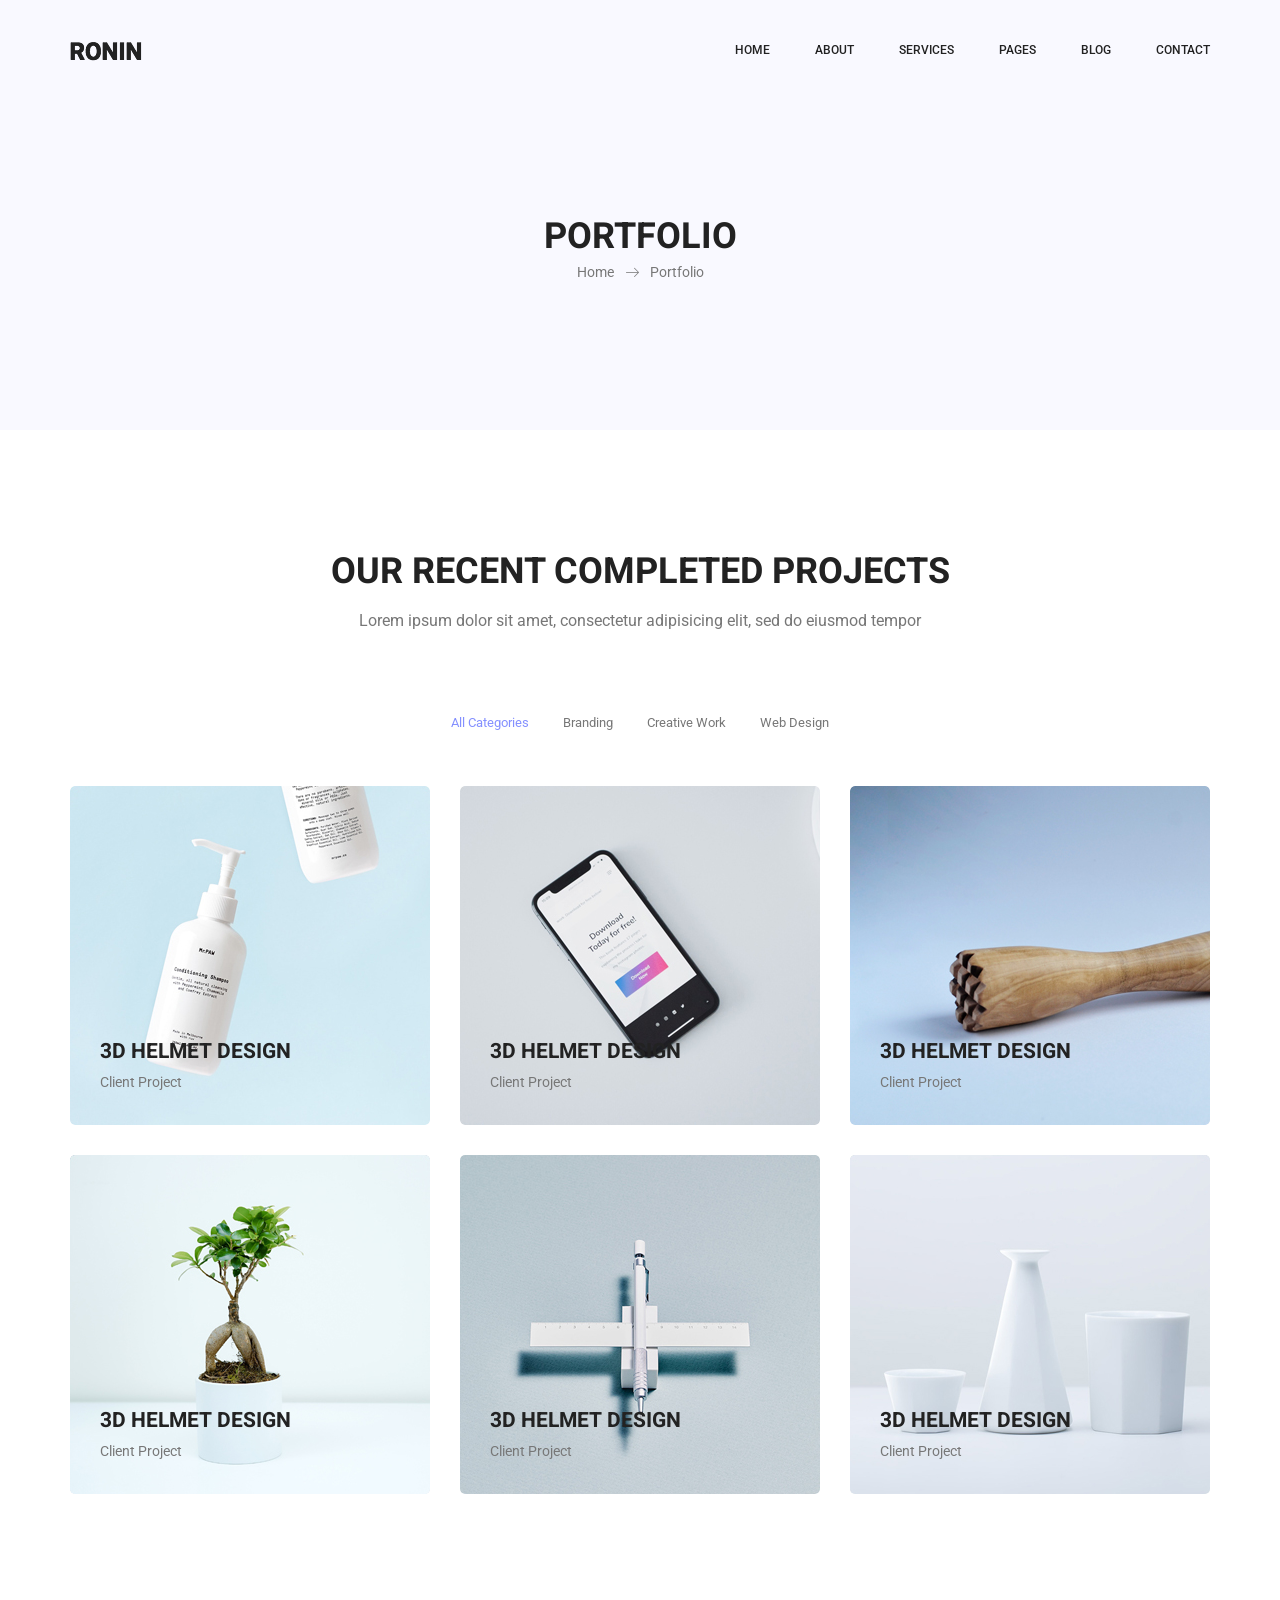
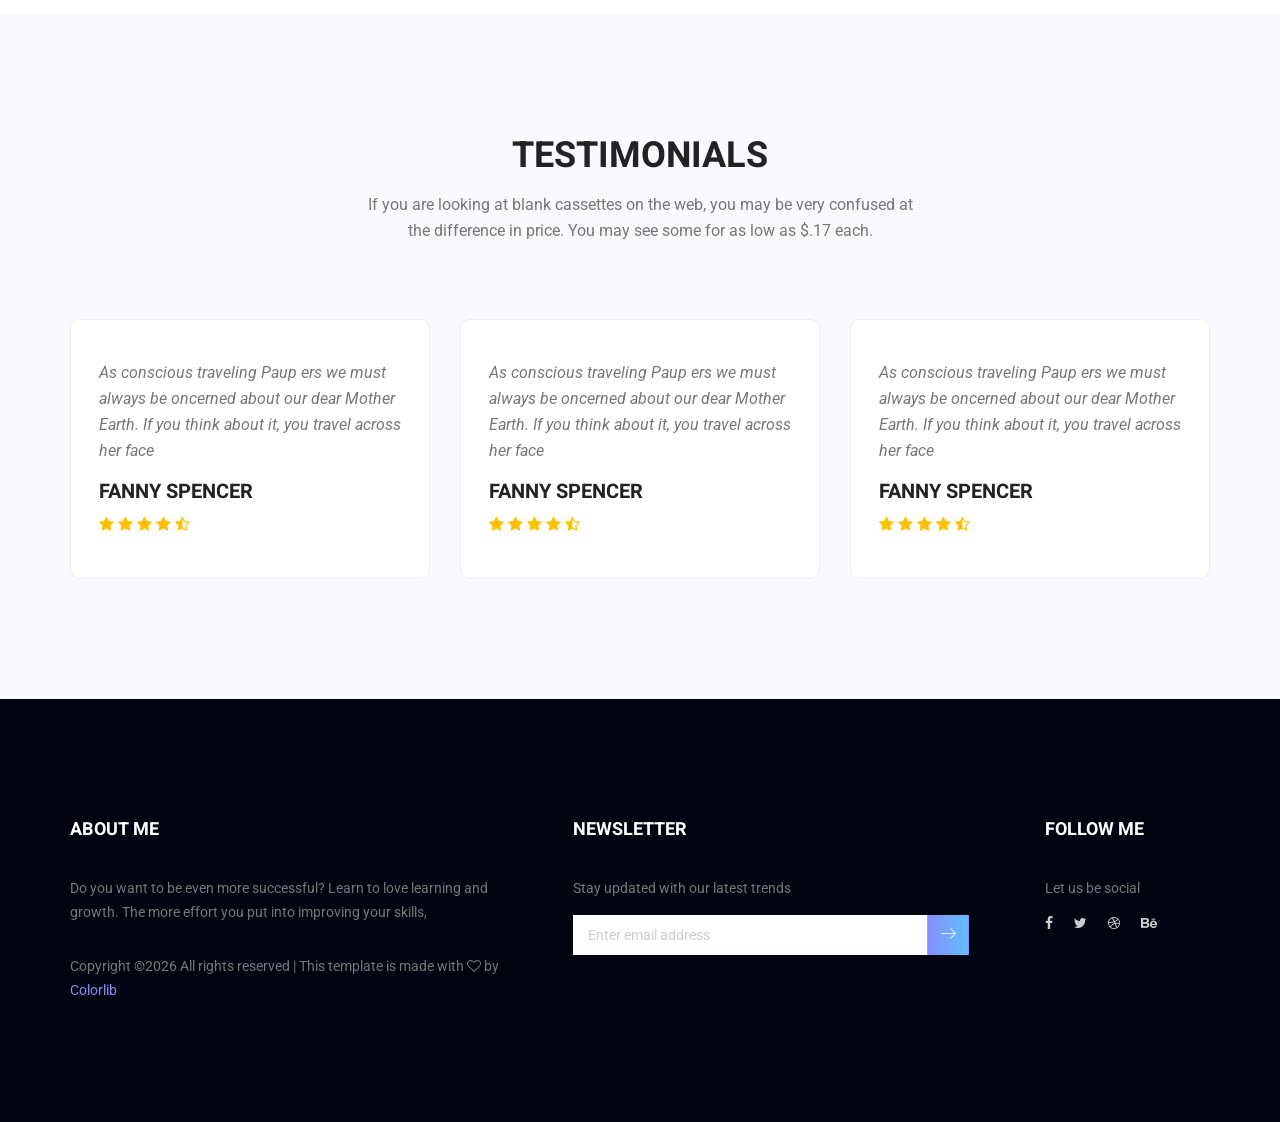
<file: portfolio.html>
<!doctype html>
<html lang="en">
    <head>
        <!-- Required meta tags -->
        <meta charset="utf-8">
        <meta name="viewport" content="width=device-width, initial-scale=1, shrink-to-fit=no">
        <link rel="icon" href="img/favicon.png" type="image/png">
        <title>Ronin Multi</title>
        <!-- Bootstrap CSS -->
        <link rel="stylesheet" href="css/bootstrap.css">
        <link rel="stylesheet" href="vendors/linericon/style.css">
        <link rel="stylesheet" href="css/font-awesome.min.css">
        <link rel="stylesheet" href="vendors/owl-carousel/owl.carousel.min.css">
        <link rel="stylesheet" href="vendors/lightbox/simpleLightbox.css">
        <link rel="stylesheet" href="vendors/nice-select/css/nice-select.css">
        <link rel="stylesheet" href="vendors/animate-css/animate.css">
        <link rel="stylesheet" href="vendors/flaticon/flaticon.css">
        <!-- main css -->
        <link rel="stylesheet" href="css/style.css">
        <link rel="stylesheet" href="css/responsive.css">
    </head>
    <body>
        
        <!--================Header Menu Area =================-->
        <header class="header_area">
            <div class="main_menu" id="mainNav">
            	<nav class="navbar navbar-expand-lg navbar-light">
					<div class="container box_1620">
						<!-- Brand and toggle get grouped for better mobile display -->
						<a class="navbar-brand logo_h" href="index.html"><img src="img/logo.png" alt=""></a>
						<button class="navbar-toggler" type="button" data-toggle="collapse" data-target="#navbarSupportedContent" aria-controls="navbarSupportedContent" aria-expanded="false" aria-label="Toggle navigation">
							<span class="icon-bar"></span>
							<span class="icon-bar"></span>
							<span class="icon-bar"></span>
						</button>
						<!-- Collect the nav links, forms, and other content for toggling -->
						<div class="collapse navbar-collapse offset" id="navbarSupportedContent">
							<ul class="nav navbar-nav menu_nav ml-auto">
								<li class="nav-item active"><a class="nav-link" href="index.html">Home</a></li> 
								<li class="nav-item"><a class="nav-link" href="about-us.html">About</a></li> 
								<li class="nav-item"><a class="nav-link" href="services.html">Services</a>
								<li class="nav-item submenu dropdown">
									<a href="#" class="nav-link dropdown-toggle" data-toggle="dropdown" role="button" aria-haspopup="true" aria-expanded="false">Pages</a>
									<ul class="dropdown-menu">
										<li class="nav-item"><a class="nav-link" href="portfolio.html">Portfolio</a></li>
										<li class="nav-item"><a class="nav-link" href="portfolio-details.html">Project Details</a></li>
										<li class="nav-item"><a class="nav-link" href="elements.html">Elements</a></li>
									</ul>
								</li> 
								<li class="nav-item submenu dropdown">
									<a href="#" class="nav-link dropdown-toggle" data-toggle="dropdown" role="button" aria-haspopup="true" aria-expanded="false">Blog</a>
									<ul class="dropdown-menu">
										<li class="nav-item"><a class="nav-link" href="blog.html">Blog</a></li>
										<li class="nav-item"><a class="nav-link" href="single-blog.html">Blog Details</a></li>
									</ul>
								</li> 
								<li class="nav-item"><a class="nav-link" href="contact.html">Contact</a></li>
							</ul>
						</div> 
					</div>
            	</nav>
            </div>
        </header>
        <!--================Header Menu Area =================-->
        
        <!--================Home Banner Area =================-->
        <section class="banner_area">
            <div class="banner_inner d-flex align-items-center">
            	<div class="overlay bg-parallax" data-stellar-ratio="0.9" data-stellar-vertical-offset="0" data-background=""></div>
				<div class="container">
					<div class="banner_content text-center">
						<h2>Portfolio</h2>
						<div class="page_link">
							<a href="index.html">Home</a>
							<a href="portfolio.html">Portfolio</a>
						</div>
						
					</div>
				</div>
            </div>
        </section>
        <!--================End Home Banner Area =================-->
        
        <!--================Projects Area =================-->
        <section class="projects_area p_120">
        	<div class="container">
        		<div class="main_title">
					<h2>Our Recent Completed Projects</h2>
					<p>Lorem ipsum dolor sit amet, consectetur adipisicing elit, sed do eiusmod tempor</p>
				</div>
        		<div class="projects_fillter">
					<ul class="filter list">
						<li class="active" data-filter="*"><a href="#">All Categories</a></li>
						<li data-filter=".brand"><a href="#">Branding</a></li>
						<li data-filter=".work"><a href="#">Creative Work </a></li>
						<li data-filter=".web"><a href="#">Web Design</a></li>
					</ul>
				</div>
				<div class="projects_inner row">
					<div class="col-lg-4 col-sm-6 brand web">
						<div class="projects_item">
							<img class="img-fluid" src="img/projects/projects-1.jpg" alt="">
							<div class="projects_text">
								<a href="portfolio-details.html"><h4>3D Helmet Design</h4></a>
								<p>Client Project</p>
							</div>
						</div>
					</div>
					<div class="col-lg-4 col-sm-6 brand work">
						<div class="projects_item">
							<img class="img-fluid" src="img/projects/projects-2.jpg" alt="">
							<div class="projects_text">
								<a href="portfolio-details.html"><h4>3D Helmet Design</h4></a>
								<p>Client Project</p>
							</div>
						</div>
					</div>
					<div class="col-lg-4 col-sm-6 work">
						<div class="projects_item">
							<img class="img-fluid" src="img/projects/projects-3.jpg" alt="">
							<div class="projects_text">
								<a href="portfolio-details.html"><h4>3D Helmet Design</h4></a>
								<p>Client Project</p>
							</div>
						</div>
					</div>
					<div class="col-lg-4 col-sm-6 brand web">
						<div class="projects_item">
							<img class="img-fluid" src="img/projects/projects-4.jpg" alt="">
							<div class="projects_text">
								<a href="portfolio-details.html"><h4>3D Helmet Design</h4></a>
								<p>Client Project</p>
							</div>
						</div>
					</div>
					<div class="col-lg-4 col-sm-6 brand work">
						<div class="projects_item">
							<img class="img-fluid" src="img/projects/projects-5.jpg" alt="">
							<div class="projects_text">
								<a href="portfolio-details.html"><h4>3D Helmet Design</h4></a>
								<p>Client Project</p>
							</div>
						</div>
					</div>
					<div class="col-lg-4 col-sm-6 brand work web">
						<div class="projects_item">
							<img class="img-fluid" src="img/projects/projects-6.jpg" alt="">
							<div class="projects_text">
								<a href="portfolio-details.html"><h4>3D Helmet Design</h4></a>
								<p>Client Project</p>
							</div>
						</div>
					</div>
				</div>
        	</div>
        </section>
        <!--================End Projects Area =================-->
        
        <!--================Testimonials Area =================-->
        <section class="testimonials_area p_120">
        	<div class="container">
        		<div class="main_title">
        			<h2>Testimonials</h2>
        			<p>If you are looking at blank cassettes on the web, you may be very confused at the difference in price. You may see some for as low as $.17 each.</p>
        		</div>
        		<div class="testi_inner">
					<div class="testi_slider owl-carousel">
						<div class="item">
							<div class="testi_item">
								<p>As conscious traveling Paup ers we must always be oncerned about our dear Mother Earth. If you think about it, you travel across her face</p>
								<h4>Fanny Spencer</h4>
								<a href="#"><i class="fa fa-star"></i></a>
								<a href="#"><i class="fa fa-star"></i></a>
								<a href="#"><i class="fa fa-star"></i></a>
								<a href="#"><i class="fa fa-star"></i></a>
								<a href="#"><i class="fa fa-star-half-o"></i></a>
							</div>
						</div>
						<div class="item">
							<div class="testi_item">
								<p>As conscious traveling Paup ers we must always be oncerned about our dear Mother Earth. If you think about it, you travel across her face</p>
								<h4>Fanny Spencer</h4>
								<a href="#"><i class="fa fa-star"></i></a>
								<a href="#"><i class="fa fa-star"></i></a>
								<a href="#"><i class="fa fa-star"></i></a>
								<a href="#"><i class="fa fa-star"></i></a>
								<a href="#"><i class="fa fa-star-half-o"></i></a>
							</div>
						</div>
						<div class="item">
							<div class="testi_item">
								<p>As conscious traveling Paup ers we must always be oncerned about our dear Mother Earth. If you think about it, you travel across her face</p>
								<h4>Fanny Spencer</h4>
								<a href="#"><i class="fa fa-star"></i></a>
								<a href="#"><i class="fa fa-star"></i></a>
								<a href="#"><i class="fa fa-star"></i></a>
								<a href="#"><i class="fa fa-star"></i></a>
								<a href="#"><i class="fa fa-star-half-o"></i></a>
							</div>
						</div>
					</div>
        		</div>
        	</div>
        </section>
        <!--================End Testimonials Area =================-->
        
        <!--================Footer Area =================-->
        <footer class="footer_area p_120">
        	<div class="container">
        		<div class="row footer_inner">
        			<div class="col-lg-5 col-sm-6">
        				<aside class="f_widget ab_widget">
        					<div class="f_title">
        						<h3>About Me</h3>
        					</div>
        					<p>Do you want to be even more successful? Learn to love learning and growth. The more effort you put into improving your skills,</p>
        					<p><!-- Link back to Colorlib can't be removed. Template is licensed under CC BY 3.0. -->
Copyright &copy;<script>document.write(new Date().getFullYear());</script> All rights reserved | This template is made with <i class="fa fa-heart-o" aria-hidden="true"></i> by <a href="https://colorlib.com" target="_blank">Colorlib</a>
<!-- Link back to Colorlib can't be removed. Template is licensed under CC BY 3.0. -->
</p>
        				</aside>
        			</div>
        			<div class="col-lg-5 col-sm-6">
        				<aside class="f_widget news_widget">
        					<div class="f_title">
        						<h3>Newsletter</h3>
        					</div>
        					<p>Stay updated with our latest trends</p>
        					<div id="mc_embed_signup">
                                <form target="_blank" action="https://spondonit.us12.list-manage.com/subscribe/post?u=1462626880ade1ac87bd9c93a&amp;id=92a4423d01" method="get" class="subscribe_form relative">
                                	<div class="input-group d-flex flex-row">
                                        <input name="EMAIL" placeholder="Enter email address" onfocus="this.placeholder = ''" onblur="this.placeholder = 'Email Address '" required="" type="email">
                                        <button class="btn sub-btn"><span class="lnr lnr-arrow-right"></span></button>		
                                    </div>				
                                    <div class="mt-10 info"></div>
                                </form>
                            </div>
        				</aside>
        			</div>
        			<div class="col-lg-2">
        				<aside class="f_widget social_widget">
        					<div class="f_title">
        						<h3>Follow Me</h3>
        					</div>
        					<p>Let us be social</p>
        					<ul class="list">
        						<li><a href="#"><i class="fa fa-facebook"></i></a></li>
        						<li><a href="#"><i class="fa fa-twitter"></i></a></li>
        						<li><a href="#"><i class="fa fa-dribbble"></i></a></li>
        						<li><a href="#"><i class="fa fa-behance"></i></a></li>
        					</ul>
        				</aside>
        			</div>
        		</div>
        	</div>
        </footer>
        <!--================End Footer Area =================-->
        
        
        
        
        <!-- Optional JavaScript -->
        <!-- jQuery first, then Popper.js, then Bootstrap JS -->
        <script src="js/jquery-3.2.1.min.js"></script>
        <script src="js/popper.js"></script>
        <script src="js/bootstrap.min.js"></script>
        <script src="js/stellar.js"></script>
        <script src="vendors/lightbox/simpleLightbox.min.js"></script>
        <script src="vendors/nice-select/js/jquery.nice-select.min.js"></script>
        <script src="vendors/isotope/imagesloaded.pkgd.min.js"></script>
        <script src="vendors/isotope/isotope-min.js"></script>
        <script src="vendors/owl-carousel/owl.carousel.min.js"></script>
        <script src="js/jquery.ajaxchimp.min.js"></script>
        <script src="js/mail-script.js"></script>
        <script src="vendors/counter-up/jquery.waypoints.min.js"></script>
        <script src="vendors/counter-up/jquery.counterup.min.js"></script>
        <script src="js/theme.js"></script>
    </body>
</html>
</file>
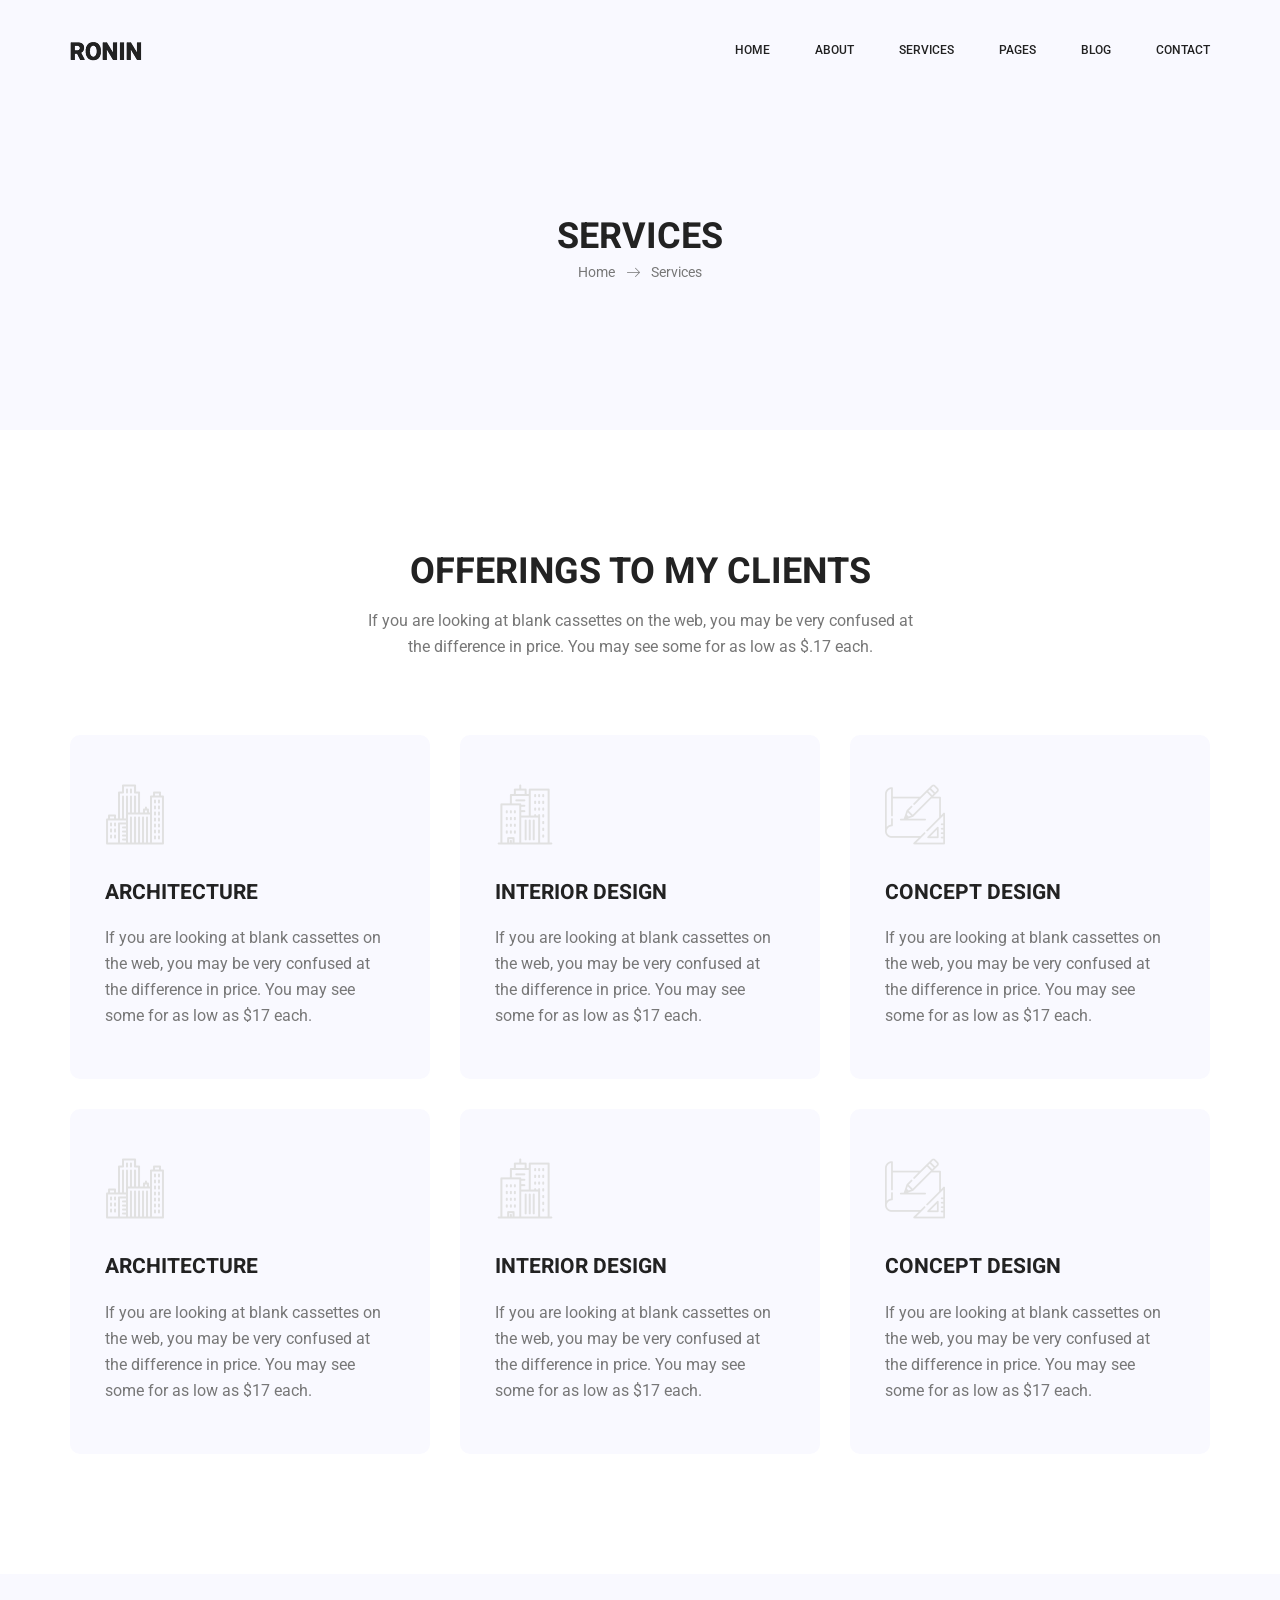
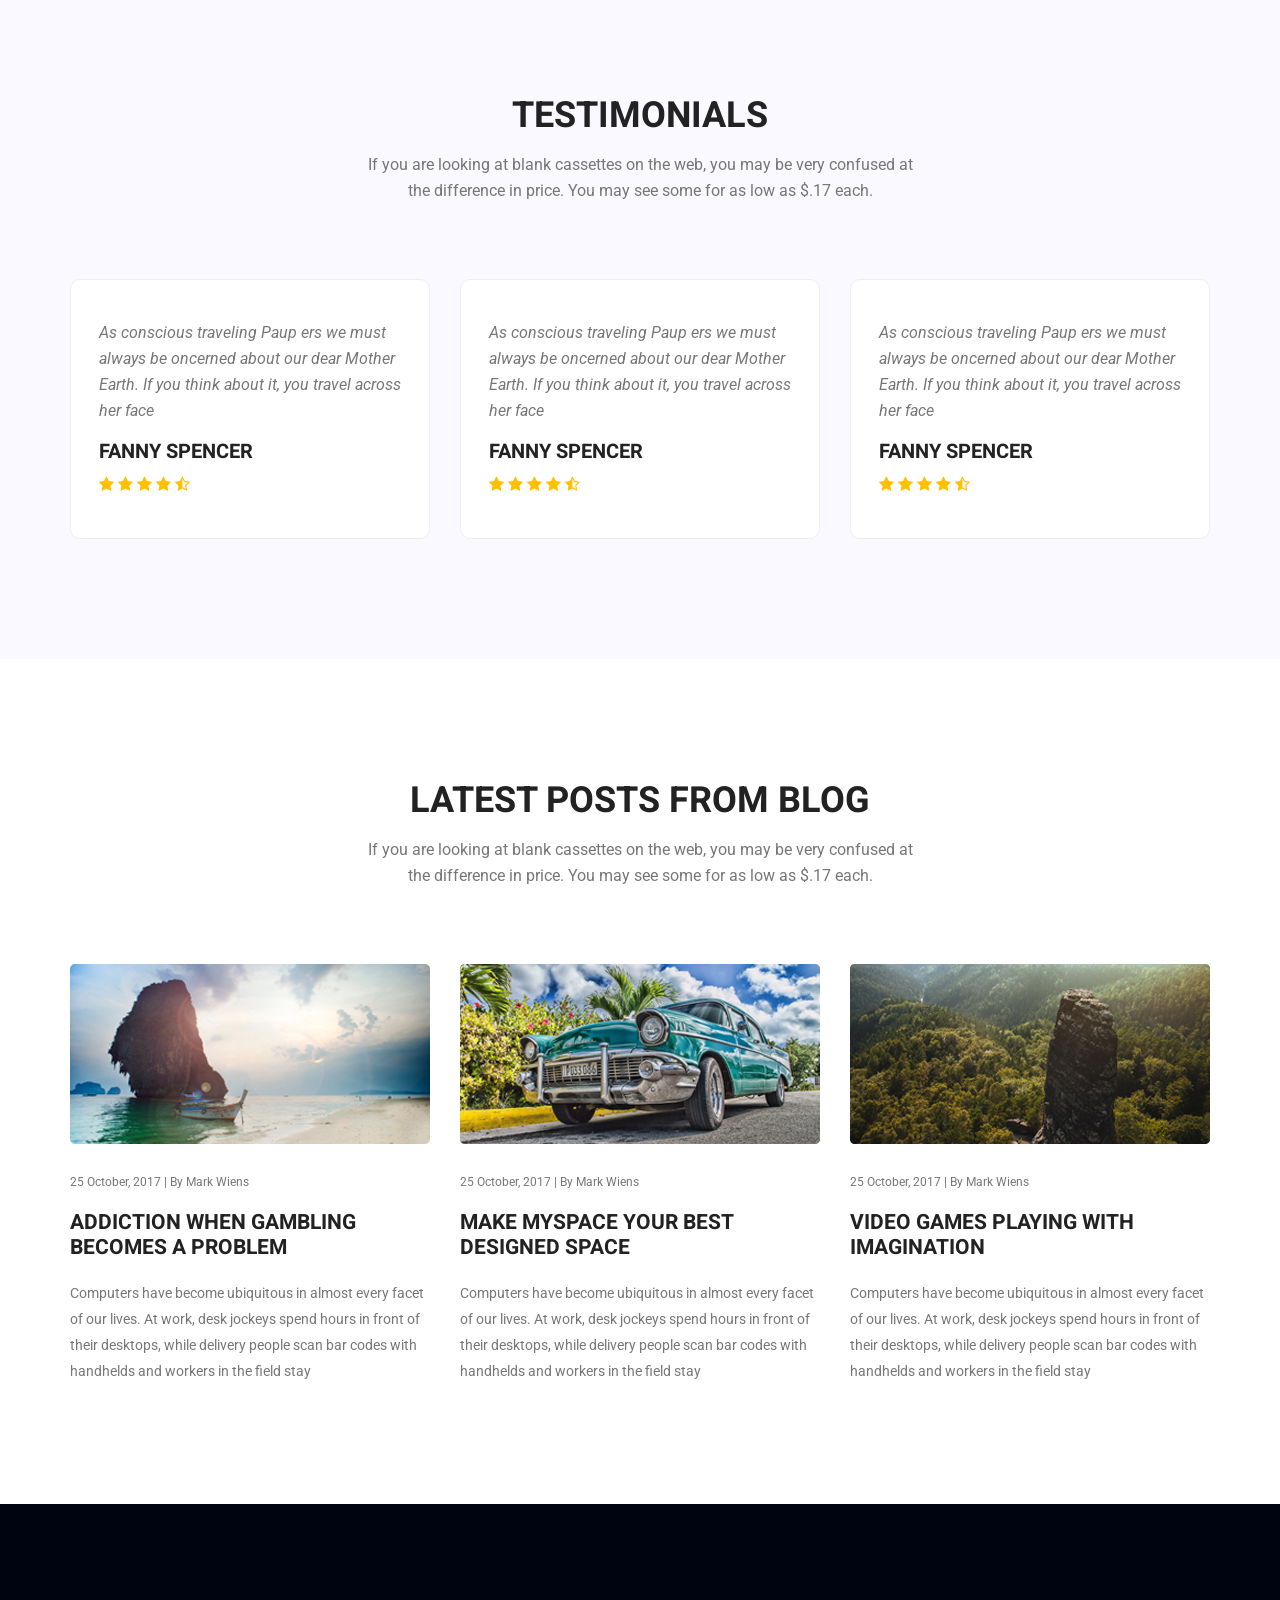
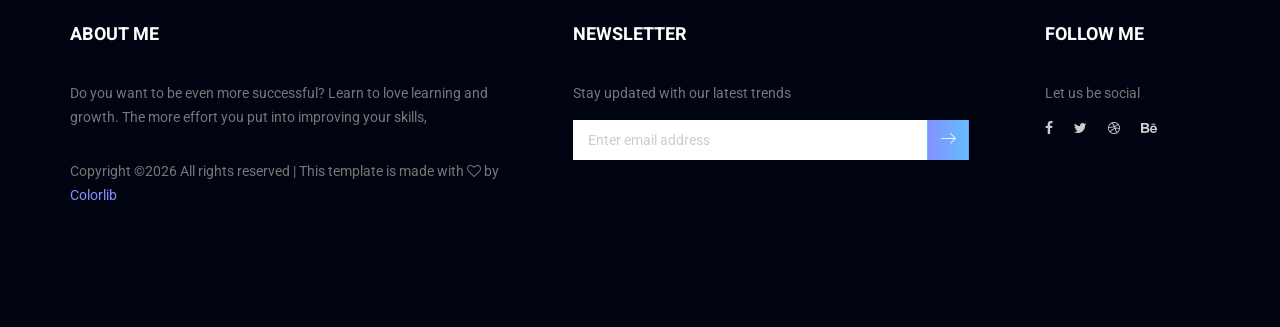
<file: services.html>
<!doctype html>
<html lang="en">
    <head>
        <!-- Required meta tags -->
        <meta charset="utf-8">
        <meta name="viewport" content="width=device-width, initial-scale=1, shrink-to-fit=no">
        <link rel="icon" href="img/favicon.png" type="image/png">
        <title>Ronin Multi</title>
        <!-- Bootstrap CSS -->
        <link rel="stylesheet" href="css/bootstrap.css">
        <link rel="stylesheet" href="vendors/linericon/style.css">
        <link rel="stylesheet" href="css/font-awesome.min.css">
        <link rel="stylesheet" href="vendors/owl-carousel/owl.carousel.min.css">
        <link rel="stylesheet" href="vendors/lightbox/simpleLightbox.css">
        <link rel="stylesheet" href="vendors/nice-select/css/nice-select.css">
        <link rel="stylesheet" href="vendors/animate-css/animate.css">
        <link rel="stylesheet" href="vendors/flaticon/flaticon.css">
        <!-- main css -->
        <link rel="stylesheet" href="css/style.css">
        <link rel="stylesheet" href="css/responsive.css">
    </head>
    <body>
        
        <!--================Header Menu Area =================-->
        <header class="header_area">
            <div class="main_menu" id="mainNav">
            	<nav class="navbar navbar-expand-lg navbar-light">
					<div class="container box_1620">
						<!-- Brand and toggle get grouped for better mobile display -->
						<a class="navbar-brand logo_h" href="index.html"><img src="img/logo.png" alt=""></a>
						<button class="navbar-toggler" type="button" data-toggle="collapse" data-target="#navbarSupportedContent" aria-controls="navbarSupportedContent" aria-expanded="false" aria-label="Toggle navigation">
							<span class="icon-bar"></span>
							<span class="icon-bar"></span>
							<span class="icon-bar"></span>
						</button>
						<!-- Collect the nav links, forms, and other content for toggling -->
						<div class="collapse navbar-collapse offset" id="navbarSupportedContent">
							<ul class="nav navbar-nav menu_nav ml-auto">
								<li class="nav-item active"><a class="nav-link" href="index.html">Home</a></li> 
								<li class="nav-item"><a class="nav-link" href="about-us.html">About</a></li> 
								<li class="nav-item"><a class="nav-link" href="services.html">Services</a>
								<li class="nav-item submenu dropdown">
									<a href="#" class="nav-link dropdown-toggle" data-toggle="dropdown" role="button" aria-haspopup="true" aria-expanded="false">Pages</a>
									<ul class="dropdown-menu">
										<li class="nav-item"><a class="nav-link" href="portfolio.html">Portfolio</a></li>
										<li class="nav-item"><a class="nav-link" href="portfolio-details.html">Project Details</a></li>
										<li class="nav-item"><a class="nav-link" href="elements.html">Elements</a></li>
									</ul>
								</li> 
								<li class="nav-item submenu dropdown">
									<a href="#" class="nav-link dropdown-toggle" data-toggle="dropdown" role="button" aria-haspopup="true" aria-expanded="false">Blog</a>
									<ul class="dropdown-menu">
										<li class="nav-item"><a class="nav-link" href="blog.html">Blog</a></li>
										<li class="nav-item"><a class="nav-link" href="single-blog.html">Blog Details</a></li>
									</ul>
								</li> 
								<li class="nav-item"><a class="nav-link" href="contact.html">Contact</a></li>
							</ul>
						</div> 
					</div>
            	</nav>
            </div>
        </header>
        <!--================Header Menu Area =================-->
        
        <!--================Home Banner Area =================-->
        <section class="banner_area">
            <div class="banner_inner d-flex align-items-center">
            	<div class="overlay bg-parallax" data-stellar-ratio="0.9" data-stellar-vertical-offset="0" data-background=""></div>
				<div class="container">
					<div class="banner_content text-center">
						<h2>Services</h2>
						<div class="page_link">
							<a href="index.html">Home</a>
							<a href="services.html">Services</a>
						</div>
						
					</div>
				</div>
            </div>
        </section>
        <!--================End Home Banner Area =================-->
        
        <!--================Feature Area =================-->
        <section class="feature_area feature_tow p_120">
        	<div class="container">
        		<div class="main_title">
        			<h2>offerings to my clients</h2>
        			<p>If you are looking at blank cassettes on the web, you may be very confused at the difference in price. You may see some for as low as $.17 each.</p>
        		</div>
        		<div class="feature_inner row">
        			<div class="col-lg-4">
        				<div class="feature_item">
        					<i class="flaticon-city"></i>
        					<h4>Architecture</h4>
        					<p>If you are looking at blank cassettes on the web, you may be very confused at the difference in price. You may see some for as low as $17 each.</p>
        				</div>
        			</div>
        			<div class="col-lg-4">
        				<div class="feature_item">
        					<i class="flaticon-skyline"></i>
        					<h4>Interior Design</h4>
        					<p>If you are looking at blank cassettes on the web, you may be very confused at the difference in price. You may see some for as low as $17 each.</p>
        				</div>
        			</div>
        			<div class="col-lg-4">
        				<div class="feature_item">
        					<i class="flaticon-sketch"></i>
        					<h4>Concept Design</h4>
        					<p>If you are looking at blank cassettes on the web, you may be very confused at the difference in price. You may see some for as low as $17 each.</p>
        				</div>
        			</div>
        			<div class="col-lg-4">
        				<div class="feature_item">
        					<i class="flaticon-city"></i>
        					<h4>Architecture</h4>
        					<p>If you are looking at blank cassettes on the web, you may be very confused at the difference in price. You may see some for as low as $17 each.</p>
        				</div>
        			</div>
        			<div class="col-lg-4">
        				<div class="feature_item">
        					<i class="flaticon-skyline"></i>
        					<h4>Interior Design</h4>
        					<p>If you are looking at blank cassettes on the web, you may be very confused at the difference in price. You may see some for as low as $17 each.</p>
        				</div>
        			</div>
        			<div class="col-lg-4">
        				<div class="feature_item">
        					<i class="flaticon-sketch"></i>
        					<h4>Concept Design</h4>
        					<p>If you are looking at blank cassettes on the web, you may be very confused at the difference in price. You may see some for as low as $17 each.</p>
        				</div>
        			</div>
        		</div>
        	</div>
        </section>
        <!--================End Feature Area =================-->
        
        <!--================Testimonials Area =================-->
        <section class="testimonials_area p_120">
        	<div class="container">
        		<div class="main_title">
        			<h2>Testimonials</h2>
        			<p>If you are looking at blank cassettes on the web, you may be very confused at the difference in price. You may see some for as low as $.17 each.</p>
        		</div>
        		<div class="testi_inner">
					<div class="testi_slider owl-carousel">
						<div class="item">
							<div class="testi_item">
								<p>As conscious traveling Paup ers we must always be oncerned about our dear Mother Earth. If you think about it, you travel across her face</p>
								<h4>Fanny Spencer</h4>
								<a href="#"><i class="fa fa-star"></i></a>
								<a href="#"><i class="fa fa-star"></i></a>
								<a href="#"><i class="fa fa-star"></i></a>
								<a href="#"><i class="fa fa-star"></i></a>
								<a href="#"><i class="fa fa-star-half-o"></i></a>
							</div>
						</div>
						<div class="item">
							<div class="testi_item">
								<p>As conscious traveling Paup ers we must always be oncerned about our dear Mother Earth. If you think about it, you travel across her face</p>
								<h4>Fanny Spencer</h4>
								<a href="#"><i class="fa fa-star"></i></a>
								<a href="#"><i class="fa fa-star"></i></a>
								<a href="#"><i class="fa fa-star"></i></a>
								<a href="#"><i class="fa fa-star"></i></a>
								<a href="#"><i class="fa fa-star-half-o"></i></a>
							</div>
						</div>
						<div class="item">
							<div class="testi_item">
								<p>As conscious traveling Paup ers we must always be oncerned about our dear Mother Earth. If you think about it, you travel across her face</p>
								<h4>Fanny Spencer</h4>
								<a href="#"><i class="fa fa-star"></i></a>
								<a href="#"><i class="fa fa-star"></i></a>
								<a href="#"><i class="fa fa-star"></i></a>
								<a href="#"><i class="fa fa-star"></i></a>
								<a href="#"><i class="fa fa-star-half-o"></i></a>
							</div>
						</div>
					</div>
        		</div>
        	</div>
        </section>
        <!--================End Testimonials Area =================-->
        
        <!--================Latest Blog Area =================-->
        <section class="latest_blog_area p_120">
        	<div class="container">
        		<div class="main_title">
        			<h2>Latest Posts from Blog</h2>
        			<p>If you are looking at blank cassettes on the web, you may be very confused at the difference in price. You may see some for as low as $.17 each.</p>
        		</div>
        		<div class="row latest_blog_inner">
        			<div class="col-lg-4">
        				<div class="l_blog_item">
        					<div class="l_blog_img">
        						<img class="img-fluid" src="img/blog/home-blog/home-blog-1.jpg" alt="">
        					</div>
        					<div class="l_blog_text">
        						<div class="date">
        							<a href="#">25 October, 2017  |  By Mark Wiens</a>
        						</div>
        						<a href="#"><h4>Addiction When Gambling Becomes A Problem</h4></a>
        						<p>Computers have become ubiquitous in almost every facet of our lives. At work, desk jockeys spend hours in front of their desktops, while delivery people scan bar codes with handhelds and workers in the field stay</p>
        					</div>
        				</div>
        			</div>
        			<div class="col-lg-4">
        				<div class="l_blog_item">
        					<div class="l_blog_img">
        						<img class="img-fluid" src="img/blog/home-blog/home-blog-2.jpg" alt="">
        					</div>
        					<div class="l_blog_text">
        						<div class="date">
        							<a href="#">25 October, 2017  |  By Mark Wiens</a>
        						</div>
        						<a href="#"><h4>Make Myspace Your Best Designed Space</h4></a>
        						<p>Computers have become ubiquitous in almost every facet of our lives. At work, desk jockeys spend hours in front of their desktops, while delivery people scan bar codes with handhelds and workers in the field stay</p>
        					</div>
        				</div>
        			</div>
        			<div class="col-lg-4">
        				<div class="l_blog_item">
        					<div class="l_blog_img">
        						<img class="img-fluid" src="img/blog/home-blog/home-blog-3.jpg" alt="">
        					</div>
        					<div class="l_blog_text">
        						<div class="date">
        							<a href="#">25 October, 2017  |  By Mark Wiens</a>
        						</div>
        						<a href="#"><h4>Video Games Playing With Imagination</h4></a>
        						<p>Computers have become ubiquitous in almost every facet of our lives. At work, desk jockeys spend hours in front of their desktops, while delivery people scan bar codes with handhelds and workers in the field stay</p>
        					</div>
        				</div>
        			</div>
        		</div>
        	</div>
        </section>
        <!--================End Latest Blog Area =================-->
        
        <!--================Footer Area =================-->
        <footer class="footer_area p_120">
        	<div class="container">
        		<div class="row footer_inner">
        			<div class="col-lg-5 col-sm-6">
        				<aside class="f_widget ab_widget">
        					<div class="f_title">
        						<h3>About Me</h3>
        					</div>
        					<p>Do you want to be even more successful? Learn to love learning and growth. The more effort you put into improving your skills,</p>
        					<p><!-- Link back to Colorlib can't be removed. Template is licensed under CC BY 3.0. -->
Copyright &copy;<script>document.write(new Date().getFullYear());</script> All rights reserved | This template is made with <i class="fa fa-heart-o" aria-hidden="true"></i> by <a href="https://colorlib.com" target="_blank">Colorlib</a>
<!-- Link back to Colorlib can't be removed. Template is licensed under CC BY 3.0. -->
</p>
        				</aside>
        			</div>
        			<div class="col-lg-5 col-sm-6">
        				<aside class="f_widget news_widget">
        					<div class="f_title">
        						<h3>Newsletter</h3>
        					</div>
        					<p>Stay updated with our latest trends</p>
        					<div id="mc_embed_signup">
                                <form target="_blank" action="https://spondonit.us12.list-manage.com/subscribe/post?u=1462626880ade1ac87bd9c93a&amp;id=92a4423d01" method="get" class="subscribe_form relative">
                                	<div class="input-group d-flex flex-row">
                                        <input name="EMAIL" placeholder="Enter email address" onfocus="this.placeholder = ''" onblur="this.placeholder = 'Email Address '" required="" type="email">
                                        <button class="btn sub-btn"><span class="lnr lnr-arrow-right"></span></button>		
                                    </div>				
                                    <div class="mt-10 info"></div>
                                </form>
                            </div>
        				</aside>
        			</div>
        			<div class="col-lg-2">
        				<aside class="f_widget social_widget">
        					<div class="f_title">
        						<h3>Follow Me</h3>
        					</div>
        					<p>Let us be social</p>
        					<ul class="list">
        						<li><a href="#"><i class="fa fa-facebook"></i></a></li>
        						<li><a href="#"><i class="fa fa-twitter"></i></a></li>
        						<li><a href="#"><i class="fa fa-dribbble"></i></a></li>
        						<li><a href="#"><i class="fa fa-behance"></i></a></li>
        					</ul>
        				</aside>
        			</div>
        		</div>
        	</div>
        </footer>
        <!--================End Footer Area =================-->
        
        
        
        
        <!-- Optional JavaScript -->
        <!-- jQuery first, then Popper.js, then Bootstrap JS -->
        <script src="js/jquery-3.2.1.min.js"></script>
        <script src="js/popper.js"></script>
        <script src="js/bootstrap.min.js"></script>
        <script src="js/stellar.js"></script>
        <script src="vendors/lightbox/simpleLightbox.min.js"></script>
        <script src="vendors/nice-select/js/jquery.nice-select.min.js"></script>
        <script src="vendors/isotope/imagesloaded.pkgd.min.js"></script>
        <script src="vendors/isotope/isotope-min.js"></script>
        <script src="vendors/owl-carousel/owl.carousel.min.js"></script>
        <script src="js/jquery.ajaxchimp.min.js"></script>
        <script src="js/mail-script.js"></script>
        <script src="vendors/counter-up/jquery.waypoints.min.js"></script>
        <script src="vendors/counter-up/jquery.counterup.min.js"></script>
        <script src="js/theme.js"></script>
    </body>
</html>
</file>
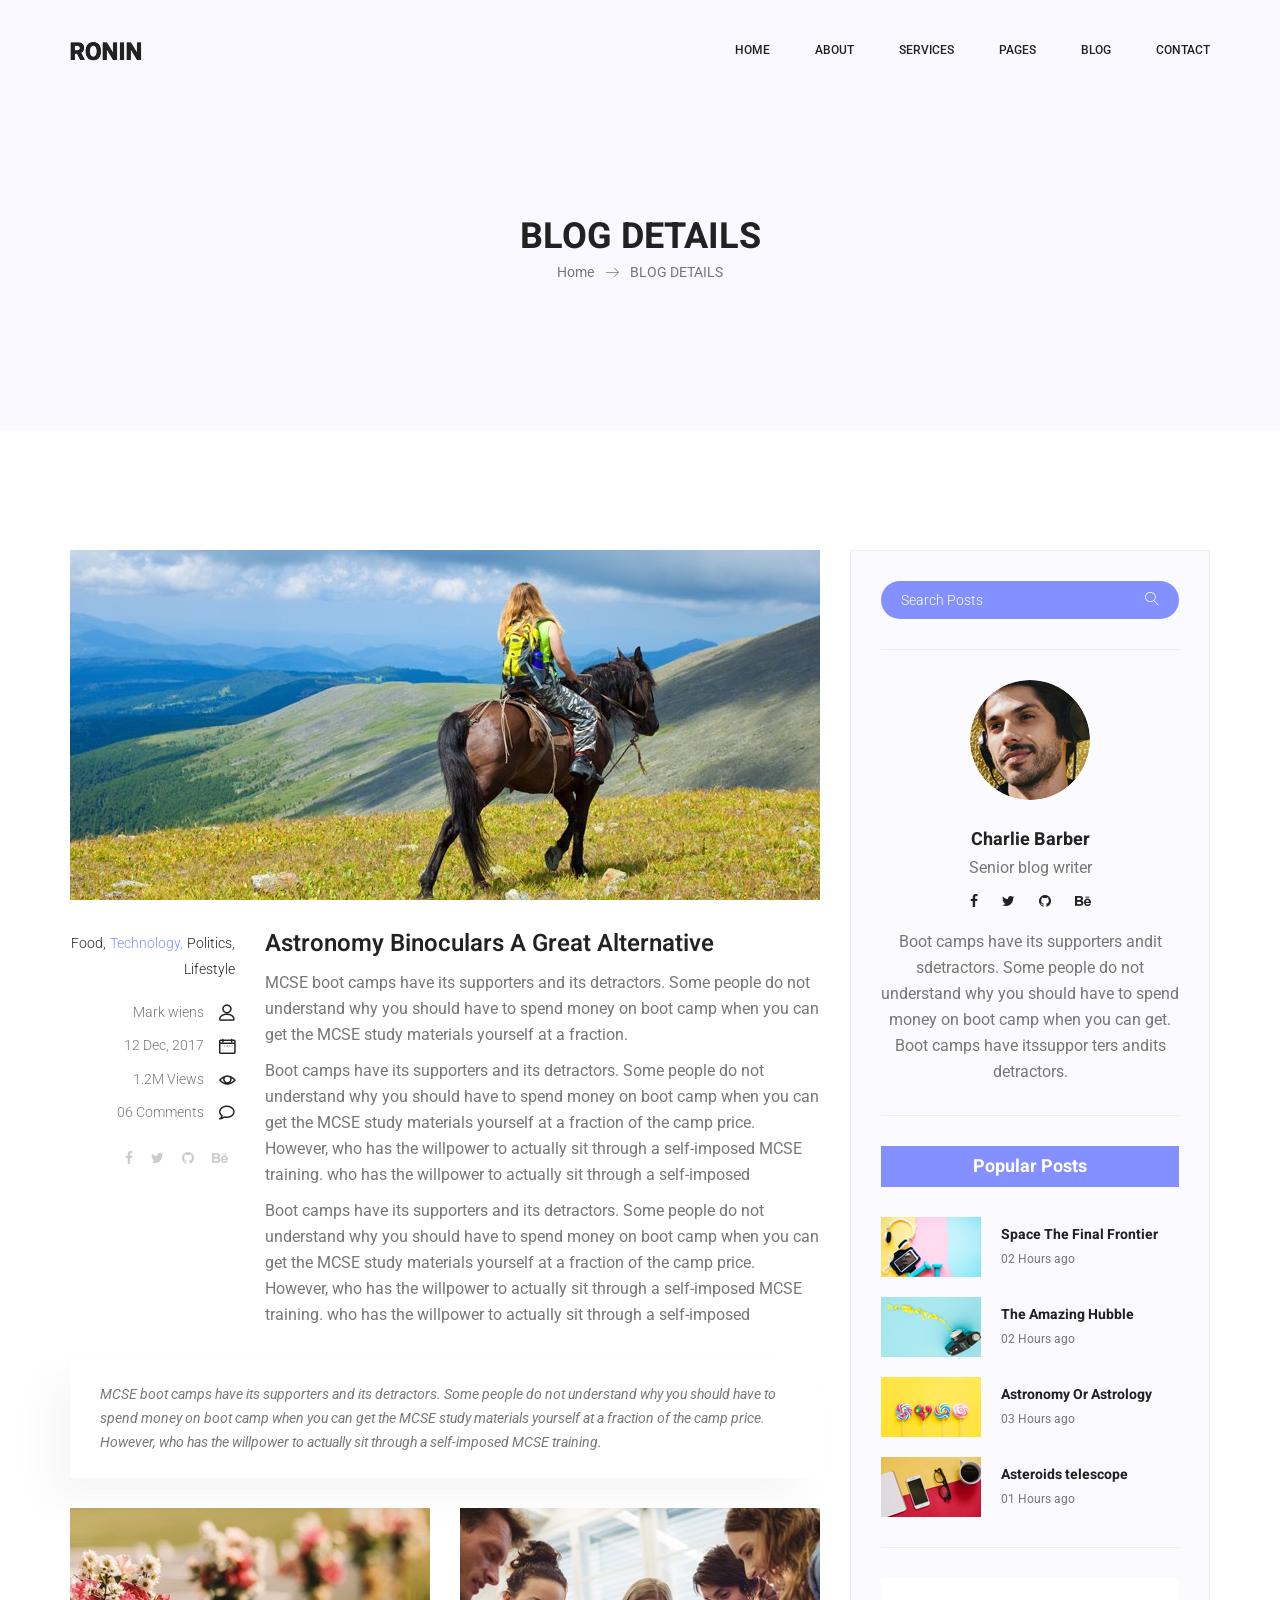
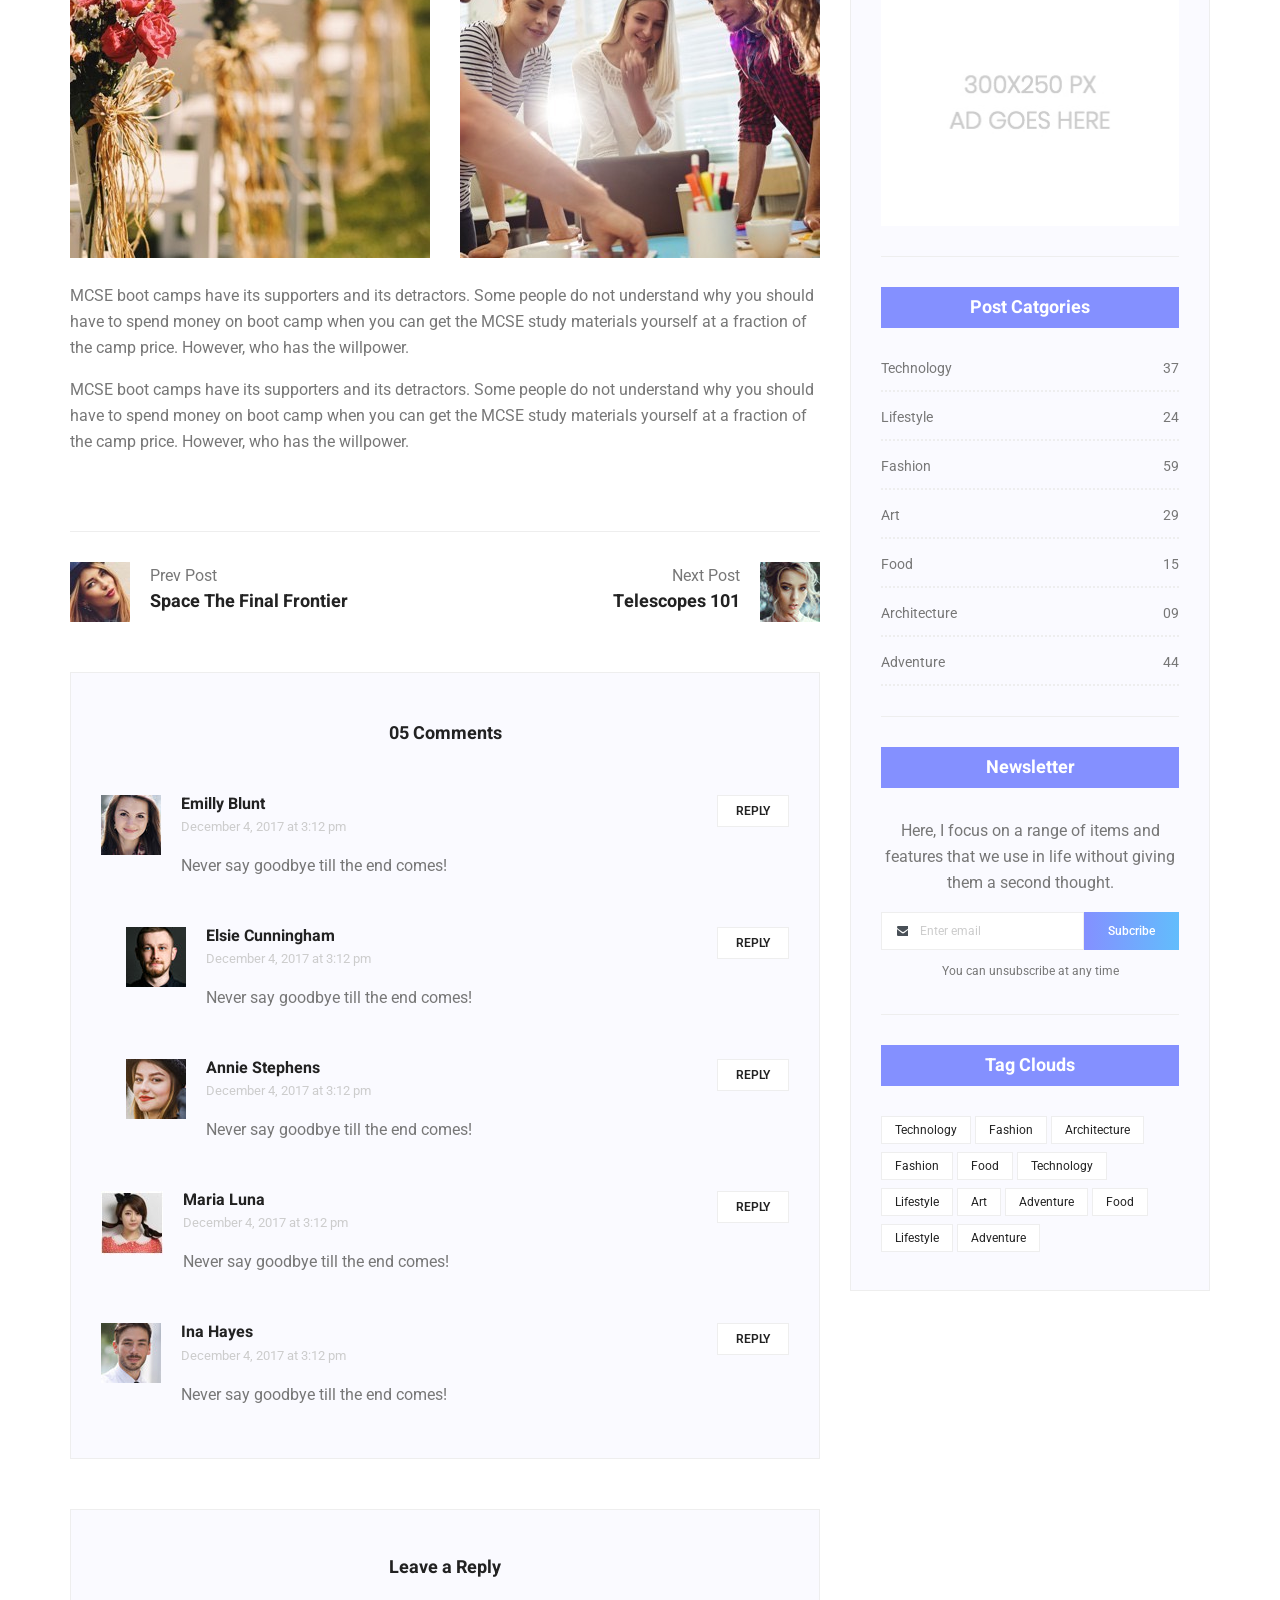
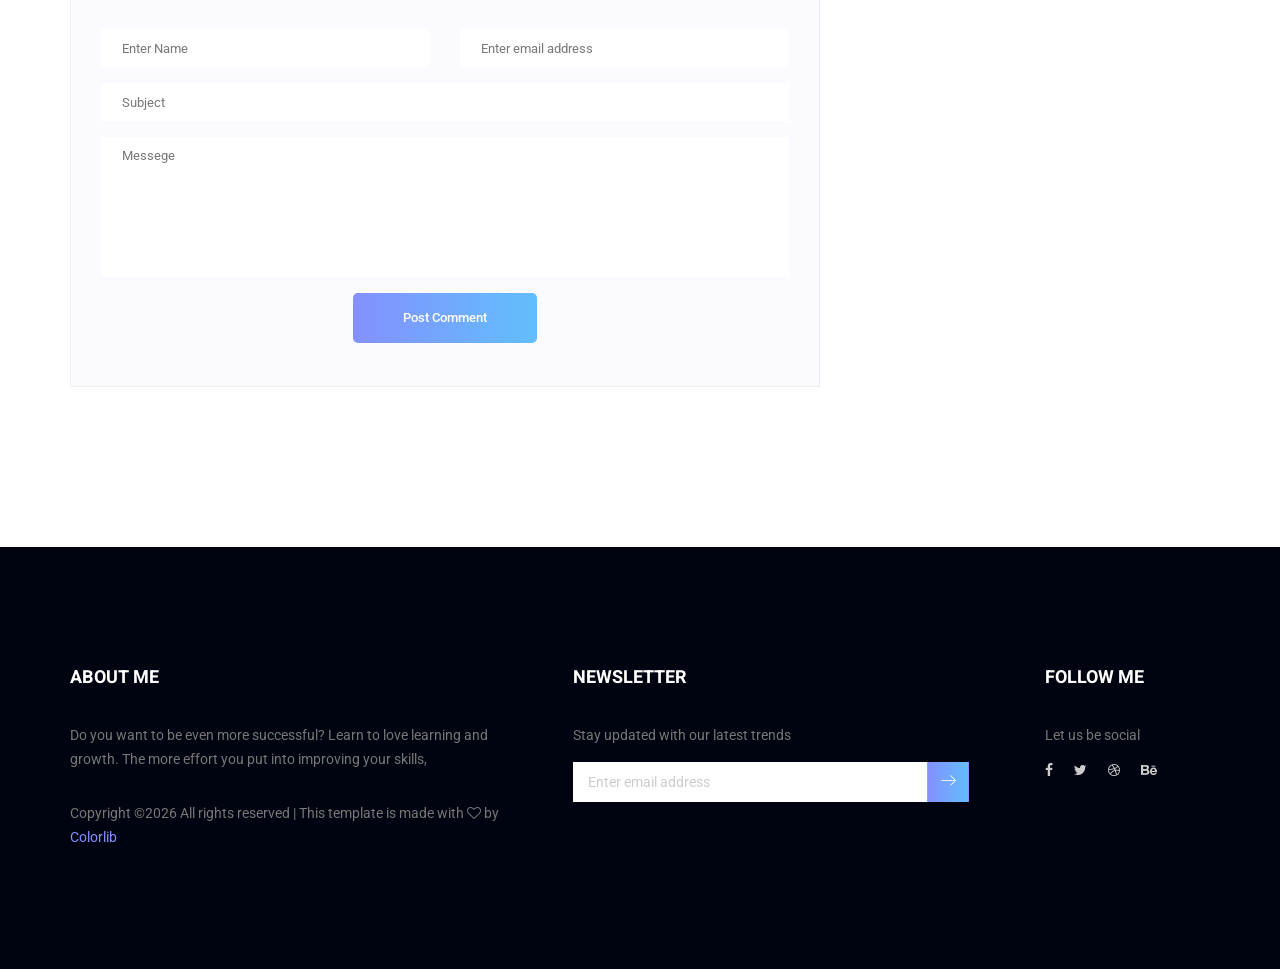
<file: single-blog.html>
<!doctype html>
<html lang="en">
    <head>
        <!-- Required meta tags -->
        <meta charset="utf-8">
        <meta name="viewport" content="width=device-width, initial-scale=1, shrink-to-fit=no">
        <link rel="icon" href="img/favicon.png" type="image/png">
        <title>Ronin Multi</title>
        <!-- Bootstrap CSS -->
        <link rel="stylesheet" href="css/bootstrap.css">
        <link rel="stylesheet" href="vendors/linericon/style.css">
        <link rel="stylesheet" href="css/font-awesome.min.css">
        <link rel="stylesheet" href="vendors/owl-carousel/owl.carousel.min.css">
        <link rel="stylesheet" href="vendors/lightbox/simpleLightbox.css">
        <link rel="stylesheet" href="vendors/nice-select/css/nice-select.css">
        <link rel="stylesheet" href="vendors/animate-css/animate.css">
        <!-- main css -->
        <link rel="stylesheet" href="css/style.css">
        <link rel="stylesheet" href="css/responsive.css">
    </head>
    <body>
        
        <!--================Header Menu Area =================-->
        <header class="header_area">
            <div class="main_menu" id="mainNav">
            	<nav class="navbar navbar-expand-lg navbar-light">
					<div class="container box_1620">
						<!-- Brand and toggle get grouped for better mobile display -->
						<a class="navbar-brand logo_h" href="index.html"><img src="img/logo.png" alt=""></a>
						<button class="navbar-toggler" type="button" data-toggle="collapse" data-target="#navbarSupportedContent" aria-controls="navbarSupportedContent" aria-expanded="false" aria-label="Toggle navigation">
							<span class="icon-bar"></span>
							<span class="icon-bar"></span>
							<span class="icon-bar"></span>
						</button>
						<!-- Collect the nav links, forms, and other content for toggling -->
						<div class="collapse navbar-collapse offset" id="navbarSupportedContent">
							<ul class="nav navbar-nav menu_nav ml-auto">
								<li class="nav-item active"><a class="nav-link" href="index.html">Home</a></li> 
								<li class="nav-item"><a class="nav-link" href="about-us.html">About</a></li> 
								<li class="nav-item"><a class="nav-link" href="services.html">Services</a>
								<li class="nav-item submenu dropdown">
									<a href="#" class="nav-link dropdown-toggle" data-toggle="dropdown" role="button" aria-haspopup="true" aria-expanded="false">Pages</a>
									<ul class="dropdown-menu">
										<li class="nav-item"><a class="nav-link" href="portfolio.html">Portfolio</a></li>
										<li class="nav-item"><a class="nav-link" href="portfolio-details.html">Project Details</a></li>
										<li class="nav-item"><a class="nav-link" href="elements.html">Elements</a></li>
									</ul>
								</li> 
								<li class="nav-item submenu dropdown">
									<a href="#" class="nav-link dropdown-toggle" data-toggle="dropdown" role="button" aria-haspopup="true" aria-expanded="false">Blog</a>
									<ul class="dropdown-menu">
										<li class="nav-item"><a class="nav-link" href="blog.html">Blog</a></li>
										<li class="nav-item"><a class="nav-link" href="single-blog.html">Blog Details</a></li>
									</ul>
								</li> 
								<li class="nav-item"><a class="nav-link" href="contact.html">Contact</a></li>
							</ul>
						</div> 
					</div>
            	</nav>
            </div>
        </header>
        <!--================Header Menu Area =================-->
        
        <!--================Home Banner Area =================-->
        <section class="banner_area">
            <div class="banner_inner d-flex align-items-center">
            	<div class="overlay bg-parallax" data-stellar-ratio="0.9" data-stellar-vertical-offset="0" data-background=""></div>
				<div class="container">
					<div class="banner_content text-center">
						<h2>BLOG DETAILS</h2>
						<div class="page_link">
							<a href="index.html">Home</a>
							<a href="single-blog.html">BLOG DETAILS</a>
						</div>
						
					</div>
				</div>
            </div>
        </section>
        <!--================End Home Banner Area =================-->
        
        <!--================Blog Area =================-->
        <section class="blog_area single-post-area p_120">
            <div class="container">
                <div class="row">
                    <div class="col-lg-8 posts-list">
                        <div class="single-post row">
                            <div class="col-lg-12">
                                <div class="feature-img">
                                    <img class="img-fluid" src="img/blog/feature-img1.jpg" alt="">
                                </div>									
                            </div>
                            <div class="col-lg-3  col-md-3">
                                <div class="blog_info text-right">
                                    <div class="post_tag">
                                        <a href="#">Food,</a>
                                        <a class="active" href="#">Technology,</a>
                                        <a href="#">Politics,</a>
                                        <a href="#">Lifestyle</a>
                                    </div>
                                    <ul class="blog_meta list">
                                        <li><a href="#">Mark wiens<i class="lnr lnr-user"></i></a></li>
                                        <li><a href="#">12 Dec, 2017<i class="lnr lnr-calendar-full"></i></a></li>
                                        <li><a href="#">1.2M Views<i class="lnr lnr-eye"></i></a></li>
                                        <li><a href="#">06 Comments<i class="lnr lnr-bubble"></i></a></li>
                                    </ul>
                                    <ul class="social-links">
                                        <li><a href="#"><i class="fa fa-facebook"></i></a></li>
                                        <li><a href="#"><i class="fa fa-twitter"></i></a></li>
                                        <li><a href="#"><i class="fa fa-github"></i></a></li>
                                        <li><a href="#"><i class="fa fa-behance"></i></a></li>
                                    </ul>
                                </div>
                            </div>
                            <div class="col-lg-9 col-md-9 blog_details">
                                <h2>Astronomy Binoculars A Great Alternative</h2>
                                <p class="excert">
                                    MCSE boot camps have its supporters and its detractors. Some people do not understand why you should have to spend money on boot camp when you can get the MCSE study materials yourself at a fraction.
                                </p>
                                <p>
                                    Boot camps have its supporters and its detractors. Some people do not understand why you should have to spend money on boot camp when you can get the MCSE study materials yourself at a fraction of the camp price. However, who has the willpower to actually sit through a self-imposed MCSE training. who has the willpower to actually sit through a self-imposed
                                </p>
                                <p>
                                    Boot camps have its supporters and its detractors. Some people do not understand why you should have to spend money on boot camp when you can get the MCSE study materials yourself at a fraction of the camp price. However, who has the willpower to actually sit through a self-imposed MCSE training. who has the willpower to actually sit through a self-imposed
                                </p>
                            </div>
                            <div class="col-lg-12">
                                <div class="quotes">
                                    MCSE boot camps have its supporters and its detractors. Some people do not understand why you should have to spend money on boot camp when you can get the MCSE study materials yourself at a fraction of the camp price. However, who has the willpower to actually sit through a self-imposed MCSE training.										
                                </div>
                                <div class="row">
                                    <div class="col-6">
                                        <img class="img-fluid" src="img/blog/post-img1.jpg" alt="">
                                    </div>
                                    <div class="col-6">
                                        <img class="img-fluid" src="img/blog/post-img2.jpg" alt="">
                                    </div>	
                                    <div class="col-lg-12 mt-25">
                                        <p>
                                            MCSE boot camps have its supporters and its detractors. Some people do not understand why you should have to spend money on boot camp when you can get the MCSE study materials yourself at a fraction of the camp price. However, who has the willpower.
                                        </p>
                                        <p>
                                            MCSE boot camps have its supporters and its detractors. Some people do not understand why you should have to spend money on boot camp when you can get the MCSE study materials yourself at a fraction of the camp price. However, who has the willpower.
                                        </p>											
                                    </div>									
                                </div>
                            </div>
                        </div>
                        <div class="navigation-area">
                            <div class="row">
                                <div class="col-lg-6 col-md-6 col-12 nav-left flex-row d-flex justify-content-start align-items-center">
                                    <div class="thumb">
                                        <a href="#"><img class="img-fluid" src="img/blog/prev.jpg" alt=""></a>
                                    </div>
                                    <div class="arrow">
                                        <a href="#"><span class="lnr text-white lnr-arrow-left"></span></a>
                                    </div>
                                    <div class="detials">
                                        <p>Prev Post</p>
                                        <a href="#"><h4>Space The Final Frontier</h4></a>
                                    </div>
                                </div>
                                <div class="col-lg-6 col-md-6 col-12 nav-right flex-row d-flex justify-content-end align-items-center">
                                    <div class="detials">
                                        <p>Next Post</p>
                                        <a href="#"><h4>Telescopes 101</h4></a>
                                    </div>
                                    <div class="arrow">
                                        <a href="#"><span class="lnr text-white lnr-arrow-right"></span></a>
                                    </div>
                                    <div class="thumb">
                                        <a href="#"><img class="img-fluid" src="img/blog/next.jpg" alt=""></a>
                                    </div>										
                                </div>									
                            </div>
                        </div>
                        <div class="comments-area">
                            <h4>05 Comments</h4>
                            <div class="comment-list">
                                <div class="single-comment justify-content-between d-flex">
                                    <div class="user justify-content-between d-flex">
                                        <div class="thumb">
                                            <img src="img/blog/c1.jpg" alt="">
                                        </div>
                                        <div class="desc">
                                            <h5><a href="#">Emilly Blunt</a></h5>
                                            <p class="date">December 4, 2017 at 3:12 pm </p>
                                            <p class="comment">
                                                Never say goodbye till the end comes!
                                            </p>
                                        </div>
                                    </div>
                                    <div class="reply-btn">
                                           <a href="" class="btn-reply text-uppercase">reply</a> 
                                    </div>
                                </div>
                            </div>	
                            <div class="comment-list left-padding">
                                <div class="single-comment justify-content-between d-flex">
                                    <div class="user justify-content-between d-flex">
                                        <div class="thumb">
                                            <img src="img/blog/c2.jpg" alt="">
                                        </div>
                                        <div class="desc">
                                            <h5><a href="#">Elsie Cunningham</a></h5>
                                            <p class="date">December 4, 2017 at 3:12 pm </p>
                                            <p class="comment">
                                                Never say goodbye till the end comes!
                                            </p>
                                        </div>
                                    </div>
                                    <div class="reply-btn">
                                           <a href="" class="btn-reply text-uppercase">reply</a> 
                                    </div>
                                </div>
                            </div>	
                            <div class="comment-list left-padding">
                                <div class="single-comment justify-content-between d-flex">
                                    <div class="user justify-content-between d-flex">
                                        <div class="thumb">
                                            <img src="img/blog/c3.jpg" alt="">
                                        </div>
                                        <div class="desc">
                                            <h5><a href="#">Annie Stephens</a></h5>
                                            <p class="date">December 4, 2017 at 3:12 pm </p>
                                            <p class="comment">
                                                Never say goodbye till the end comes!
                                            </p>
                                        </div>
                                    </div>
                                    <div class="reply-btn">
                                           <a href="" class="btn-reply text-uppercase">reply</a> 
                                    </div>
                                </div>
                            </div>	
                            <div class="comment-list">
                                <div class="single-comment justify-content-between d-flex">
                                    <div class="user justify-content-between d-flex">
                                        <div class="thumb">
                                            <img src="img/blog/c4.jpg" alt="">
                                        </div>
                                        <div class="desc">
                                            <h5><a href="#">Maria Luna</a></h5>
                                            <p class="date">December 4, 2017 at 3:12 pm </p>
                                            <p class="comment">
                                                Never say goodbye till the end comes!
                                            </p>
                                        </div>
                                    </div>
                                    <div class="reply-btn">
                                           <a href="" class="btn-reply text-uppercase">reply</a> 
                                    </div>
                                </div>
                            </div>	
                            <div class="comment-list">
                                <div class="single-comment justify-content-between d-flex">
                                    <div class="user justify-content-between d-flex">
                                        <div class="thumb">
                                            <img src="img/blog/c5.jpg" alt="">
                                        </div>
                                        <div class="desc">
                                            <h5><a href="#">Ina Hayes</a></h5>
                                            <p class="date">December 4, 2017 at 3:12 pm </p>
                                            <p class="comment">
                                                Never say goodbye till the end comes!
                                            </p>
                                        </div>
                                    </div>
                                    <div class="reply-btn">
                                           <a href="" class="btn-reply text-uppercase">reply</a> 
                                    </div>
                                </div>
                            </div>	                                             				
                        </div>
                        <div class="comment-form">
                            <h4>Leave a Reply</h4>
                            <form>
                                <div class="form-group form-inline">
                                  <div class="form-group col-lg-6 col-md-6 name">
                                    <input type="text" class="form-control" id="name" placeholder="Enter Name" onfocus="this.placeholder = ''" onblur="this.placeholder = 'Enter Name'">
                                  </div>
                                  <div class="form-group col-lg-6 col-md-6 email">
                                    <input type="email" class="form-control" id="email" placeholder="Enter email address" onfocus="this.placeholder = ''" onblur="this.placeholder = 'Enter email address'">
                                  </div>										
                                </div>
                                <div class="form-group">
                                    <input type="text" class="form-control" id="subject" placeholder="Subject" onfocus="this.placeholder = ''" onblur="this.placeholder = 'Subject'">
                                </div>
                                <div class="form-group">
                                    <textarea class="form-control mb-10" rows="5" name="message" placeholder="Messege" onfocus="this.placeholder = ''" onblur="this.placeholder = 'Messege'" required=""></textarea>
                                </div>
                                <a href="#" class="primary-btn submit_btn">Post Comment</a>	
                            </form>
                        </div>
                    </div>
                    <div class="col-lg-4">
                        <div class="blog_right_sidebar">
                            <aside class="single_sidebar_widget search_widget">
                                <div class="input-group">
                                    <input type="text" class="form-control" placeholder="Search Posts">
                                    <span class="input-group-btn">
                                        <button class="btn btn-default" type="button"><i class="lnr lnr-magnifier"></i></button>
                                    </span>
                                </div><!-- /input-group -->
                                <div class="br"></div>
                            </aside>
                            <aside class="single_sidebar_widget author_widget">
                                <img class="author_img rounded-circle" src="img/blog/author.png" alt="">
                                <h4>Charlie Barber</h4>
                                <p>Senior blog writer</p>
                                <div class="social_icon">
                                    <a href="#"><i class="fa fa-facebook"></i></a>
                                    <a href="#"><i class="fa fa-twitter"></i></a>
                                    <a href="#"><i class="fa fa-github"></i></a>
                                    <a href="#"><i class="fa fa-behance"></i></a>
                                </div>
                                <p>Boot camps have its supporters andit sdetractors. Some people do not understand why you should have to spend money on boot camp when you can get. Boot camps have itssuppor ters andits detractors.</p>
                                <div class="br"></div>
                            </aside>
                            <aside class="single_sidebar_widget popular_post_widget">
                                <h3 class="widget_title">Popular Posts</h3>
                                <div class="media post_item">
                                    <img src="img/blog/popular-post/post1.jpg" alt="post">
                                    <div class="media-body">
                                        <a href="blog-details.html"><h3>Space The Final Frontier</h3></a>
                                        <p>02 Hours ago</p>
                                    </div>
                                </div>
                                <div class="media post_item">
                                    <img src="img/blog/popular-post/post2.jpg" alt="post">
                                    <div class="media-body">
                                        <a href="blog-details.html"><h3>The Amazing Hubble</h3></a>
                                        <p>02 Hours ago</p>
                                    </div>
                                </div>
                                <div class="media post_item">
                                    <img src="img/blog/popular-post/post3.jpg" alt="post">
                                    <div class="media-body">
                                        <a href="blog-details.html"><h3>Astronomy Or Astrology</h3></a>
                                        <p>03 Hours ago</p>
                                    </div>
                                </div>
                                <div class="media post_item">
                                    <img src="img/blog/popular-post/post4.jpg" alt="post">
                                    <div class="media-body">
                                        <a href="blog-details.html"><h3>Asteroids telescope</h3></a>
                                        <p>01 Hours ago</p>
                                    </div>
                                </div>
                                <div class="br"></div>
                            </aside>
                            <aside class="single_sidebar_widget ads_widget">
                                <a href="#"><img class="img-fluid" src="img/blog/add.jpg" alt=""></a>
                                <div class="br"></div>
                            </aside>
                            <aside class="single_sidebar_widget post_category_widget">
                                <h4 class="widget_title">Post Catgories</h4>
                                <ul class="list cat-list">
                                    <li>
                                        <a href="#" class="d-flex justify-content-between">
                                            <p>Technology</p>
                                            <p>37</p>
                                        </a>
                                    </li>
                                    <li>
                                        <a href="#" class="d-flex justify-content-between">
                                            <p>Lifestyle</p>
                                            <p>24</p>
                                        </a>
                                    </li>
                                    <li>
                                        <a href="#" class="d-flex justify-content-between">
                                            <p>Fashion</p>
                                            <p>59</p>
                                        </a>
                                    </li>
                                    <li>
                                        <a href="#" class="d-flex justify-content-between">
                                            <p>Art</p>
                                            <p>29</p>
                                        </a>
                                    </li>
                                    <li>
                                        <a href="#" class="d-flex justify-content-between">
                                            <p>Food</p>
                                            <p>15</p>
                                        </a>
                                    </li>
                                    <li>
                                        <a href="#" class="d-flex justify-content-between">
                                            <p>Architecture</p>
                                            <p>09</p>
                                        </a>
                                    </li>
                                    <li>
                                        <a href="#" class="d-flex justify-content-between">
                                            <p>Adventure</p>
                                            <p>44</p>
                                        </a>
                                    </li>															
                                </ul>
                                <div class="br"></div>
                            </aside>
                            <aside class="single-sidebar-widget newsletter_widget">
                                <h4 class="widget_title">Newsletter</h4>
                                <p>
                                Here, I focus on a range of items and features that we use in life without
                                giving them a second thought.
                                </p>
                                <div class="form-group d-flex flex-row">
                                    <div class="input-group">
                                        <div class="input-group-prepend">
                                            <div class="input-group-text"><i class="fa fa-envelope" aria-hidden="true"></i></div>
                                        </div>
                                        <input type="text" class="form-control" id="inlineFormInputGroup" placeholder="Enter email" onfocus="this.placeholder = ''" onblur="this.placeholder = 'Enter email'">
                                    </div>
                                    <a href="#" class="bbtns">Subcribe</a>
                                </div>	
                                <p class="text-bottom">You can unsubscribe at any time</p>	
                                <div class="br"></div>							
                            </aside>
                            <aside class="single-sidebar-widget tag_cloud_widget">
                                <h4 class="widget_title">Tag Clouds</h4>
                                <ul class="list">
                                    <li><a href="#">Technology</a></li>
                                    <li><a href="#">Fashion</a></li>
                                    <li><a href="#">Architecture</a></li>
                                    <li><a href="#">Fashion</a></li>
                                    <li><a href="#">Food</a></li>
                                    <li><a href="#">Technology</a></li>
                                    <li><a href="#">Lifestyle</a></li>
                                    <li><a href="#">Art</a></li>
                                    <li><a href="#">Adventure</a></li>
                                    <li><a href="#">Food</a></li>
                                    <li><a href="#">Lifestyle</a></li>
                                    <li><a href="#">Adventure</a></li>
                                </ul>
                            </aside>
                        </div>
                    </div>
                </div>
            </div>
        </section>
        <!--================Blog Area =================-->
        
        <!--================Footer Area =================-->
        <footer class="footer_area p_120">
        	<div class="container">
        		<div class="row footer_inner">
        			<div class="col-lg-5 col-sm-6">
        				<aside class="f_widget ab_widget">
        					<div class="f_title">
        						<h3>About Me</h3>
        					</div>
        					<p>Do you want to be even more successful? Learn to love learning and growth. The more effort you put into improving your skills,</p>
        					<p><!-- Link back to Colorlib can't be removed. Template is licensed under CC BY 3.0. -->
Copyright &copy;<script>document.write(new Date().getFullYear());</script> All rights reserved | This template is made with <i class="fa fa-heart-o" aria-hidden="true"></i> by <a href="https://colorlib.com" target="_blank">Colorlib</a>
<!-- Link back to Colorlib can't be removed. Template is licensed under CC BY 3.0. -->
</p>
        				</aside>
        			</div>
        			<div class="col-lg-5 col-sm-6">
        				<aside class="f_widget news_widget">
        					<div class="f_title">
        						<h3>Newsletter</h3>
        					</div>
        					<p>Stay updated with our latest trends</p>
        					<div id="mc_embed_signup">
                                <form target="_blank" action="https://spondonit.us12.list-manage.com/subscribe/post?u=1462626880ade1ac87bd9c93a&amp;id=92a4423d01" method="get" class="subscribe_form relative">
                                	<div class="input-group d-flex flex-row">
                                        <input name="EMAIL" placeholder="Enter email address" onfocus="this.placeholder = ''" onblur="this.placeholder = 'Email Address '" required="" type="email">
                                        <button class="btn sub-btn"><span class="lnr lnr-arrow-right"></span></button>		
                                    </div>				
                                    <div class="mt-10 info"></div>
                                </form>
                            </div>
        				</aside>
        			</div>
        			<div class="col-lg-2">
        				<aside class="f_widget social_widget">
        					<div class="f_title">
        						<h3>Follow Me</h3>
        					</div>
        					<p>Let us be social</p>
        					<ul class="list">
        						<li><a href="#"><i class="fa fa-facebook"></i></a></li>
        						<li><a href="#"><i class="fa fa-twitter"></i></a></li>
        						<li><a href="#"><i class="fa fa-dribbble"></i></a></li>
        						<li><a href="#"><i class="fa fa-behance"></i></a></li>
        					</ul>
        				</aside>
        			</div>
        		</div>
        	</div>
        </footer>
        <!--================End Footer Area =================-->
        
        
        
        
        <!-- Optional JavaScript -->
        <!-- jQuery first, then Popper.js, then Bootstrap JS -->
        <script src="js/jquery-3.2.1.min.js"></script>
        <script src="js/popper.js"></script>
        <script src="js/bootstrap.min.js"></script>
        <script src="js/stellar.js"></script>
        <script src="vendors/lightbox/simpleLightbox.min.js"></script>
        <script src="vendors/nice-select/js/jquery.nice-select.min.js"></script>
        <script src="vendors/isotope/imagesloaded.pkgd.min.js"></script>
        <script src="vendors/isotope/isotope-min.js"></script>
        <script src="vendors/owl-carousel/owl.carousel.min.js"></script>
        <script src="js/jquery.ajaxchimp.min.js"></script>
        <script src="js/mail-script.js"></script>
        <script src="vendors/counter-up/jquery.waypoints.min.js"></script>
        <script src="vendors/counter-up/jquery.counterup.min.js"></script>
        <script src="js/theme.js"></script>
    </body>
</html>
</file>
<file: vendors/linericon/style.css>
@font-face {
	font-family: 'Linearicons-Free';
	src:url('fonts/Linearicons-Free.eot?w118d');
	src:url('fonts/Linearicons-Free.eot?#iefixw118d') format('embedded-opentype'),
		url('fonts/Linearicons-Free.woff2?w118d') format('woff2'),
		url('fonts/Linearicons-Free.woff?w118d') format('woff'),
		url('fonts/Linearicons-Free.ttf?w118d') format('truetype'),
		url('fonts/Linearicons-Free.svg?w118d#Linearicons-Free') format('svg');
	font-weight: normal;
	font-style: normal;
}

.lnr {
	font-family: 'Linearicons-Free';
	speak: none;
	font-style: normal;
	font-weight: normal;
	font-variant: normal;
	text-transform: none;
	line-height: 1;

	/* Better Font Rendering =========== */
	-webkit-font-smoothing: antialiased;
	-moz-osx-font-smoothing: grayscale;
}

.lnr-home:before {
	content: "\e800";
}
.lnr-apartment:before {
	content: "\e801";
}
.lnr-pencil:before {
	content: "\e802";
}
.lnr-magic-wand:before {
	content: "\e803";
}
.lnr-drop:before {
	content: "\e804";
}
.lnr-lighter:before {
	content: "\e805";
}
.lnr-poop:before {
	content: "\e806";
}
.lnr-sun:before {
	content: "\e807";
}
.lnr-moon:before {
	content: "\e808";
}
.lnr-cloud:before {
	content: "\e809";
}
.lnr-cloud-upload:before {
	content: "\e80a";
}
.lnr-cloud-download:before {
	content: "\e80b";
}
.lnr-cloud-sync:before {
	content: "\e80c";
}
.lnr-cloud-check:before {
	content: "\e80d";
}
.lnr-database:before {
	content: "\e80e";
}
.lnr-lock:before {
	content: "\e80f";
}
.lnr-cog:before {
	content: "\e810";
}
.lnr-trash:before {
	content: "\e811";
}
.lnr-dice:before {
	content: "\e812";
}
.lnr-heart:before {
	content: "\e813";
}
.lnr-star:before {
	content: "\e814";
}
.lnr-star-half:before {
	content: "\e815";
}
.lnr-star-empty:before {
	content: "\e816";
}
.lnr-flag:before {
	content: "\e817";
}
.lnr-envelope:before {
	content: "\e818";
}
.lnr-paperclip:before {
	content: "\e819";
}
.lnr-inbox:before {
	content: "\e81a";
}
.lnr-eye:before {
	content: "\e81b";
}
.lnr-printer:before {
	content: "\e81c";
}
.lnr-file-empty:before {
	content: "\e81d";
}
.lnr-file-add:before {
	content: "\e81e";
}
.lnr-enter:before {
	content: "\e81f";
}
.lnr-exit:before {
	content: "\e820";
}
.lnr-graduation-hat:before {
	content: "\e821";
}
.lnr-license:before {
	content: "\e822";
}
.lnr-music-note:before {
	content: "\e823";
}
.lnr-film-play:before {
	content: "\e824";
}
.lnr-camera-video:before {
	content: "\e825";
}
.lnr-camera:before {
	content: "\e826";
}
.lnr-picture:before {
	content: "\e827";
}
.lnr-book:before {
	content: "\e828";
}
.lnr-bookmark:before {
	content: "\e829";
}
.lnr-user:before {
	content: "\e82a";
}
.lnr-users:before {
	content: "\e82b";
}
.lnr-shirt:before {
	content: "\e82c";
}
.lnr-store:before {
	content: "\e82d";
}
.lnr-cart:before {
	content: "\e82e";
}
.lnr-tag:before {
	content: "\e82f";
}
.lnr-phone-handset:before {
	content: "\e830";
}
.lnr-phone:before {
	content: "\e831";
}
.lnr-pushpin:before {
	content: "\e832";
}
.lnr-map-marker:before {
	content: "\e833";
}
.lnr-map:before {
	content: "\e834";
}
.lnr-location:before {
	content: "\e835";
}
.lnr-calendar-full:before {
	content: "\e836";
}
.lnr-keyboard:before {
	content: "\e837";
}
.lnr-spell-check:before {
	content: "\e838";
}
.lnr-screen:before {
	content: "\e839";
}
.lnr-smartphone:before {
	content: "\e83a";
}
.lnr-tablet:before {
	content: "\e83b";
}
.lnr-laptop:before {
	content: "\e83c";
}
.lnr-laptop-phone:before {
	content: "\e83d";
}
.lnr-power-switch:before {
	content: "\e83e";
}
.lnr-bubble:before {
	content: "\e83f";
}
.lnr-heart-pulse:before {
	content: "\e840";
}
.lnr-construction:before {
	content: "\e841";
}
.lnr-pie-chart:before {
	content: "\e842";
}
.lnr-chart-bars:before {
	content: "\e843";
}
.lnr-gift:before {
	content: "\e844";
}
.lnr-diamond:before {
	content: "\e845";
}
.lnr-linearicons:before {
	content: "\e846";
}
.lnr-dinner:before {
	content: "\e847";
}
.lnr-coffee-cup:before {
	content: "\e848";
}
.lnr-leaf:before {
	content: "\e849";
}
.lnr-paw:before {
	content: "\e84a";
}
.lnr-rocket:before {
	content: "\e84b";
}
.lnr-briefcase:before {
	content: "\e84c";
}
.lnr-bus:before {
	content: "\e84d";
}
.lnr-car:before {
	content: "\e84e";
}
.lnr-train:before {
	content: "\e84f";
}
.lnr-bicycle:before {
	content: "\e850";
}
.lnr-wheelchair:before {
	content: "\e851";
}
.lnr-select:before {
	content: "\e852";
}
.lnr-earth:before {
	content: "\e853";
}
.lnr-smile:before {
	content: "\e854";
}
.lnr-sad:before {
	content: "\e855";
}
.lnr-neutral:before {
	content: "\e856";
}
.lnr-mustache:before {
	content: "\e857";
}
.lnr-alarm:before {
	content: "\e858";
}
.lnr-bullhorn:before {
	content: "\e859";
}
.lnr-volume-high:before {
	content: "\e85a";
}
.lnr-volume-medium:before {
	content: "\e85b";
}
.lnr-volume-low:before {
	content: "\e85c";
}
.lnr-volume:before {
	content: "\e85d";
}
.lnr-mic:before {
	content: "\e85e";
}
.lnr-hourglass:before {
	content: "\e85f";
}
.lnr-undo:before {
	content: "\e860";
}
.lnr-redo:before {
	content: "\e861";
}
.lnr-sync:before {
	content: "\e862";
}
.lnr-history:before {
	content: "\e863";
}
.lnr-clock:before {
	content: "\e864";
}
.lnr-download:before {
	content: "\e865";
}
.lnr-upload:before {
	content: "\e866";
}
.lnr-enter-down:before {
	content: "\e867";
}
.lnr-exit-up:before {
	content: "\e868";
}
.lnr-bug:before {
	content: "\e869";
}
.lnr-code:before {
	content: "\e86a";
}
.lnr-link:before {
	content: "\e86b";
}
.lnr-unlink:before {
	content: "\e86c";
}
.lnr-thumbs-up:before {
	content: "\e86d";
}
.lnr-thumbs-down:before {
	content: "\e86e";
}
.lnr-magnifier:before {
	content: "\e86f";
}
.lnr-cross:before {
	content: "\e870";
}
.lnr-menu:before {
	content: "\e871";
}
.lnr-list:before {
	content: "\e872";
}
.lnr-chevron-up:before {
	content: "\e873";
}
.lnr-chevron-down:before {
	content: "\e874";
}
.lnr-chevron-left:before {
	content: "\e875";
}
.lnr-chevron-right:before {
	content: "\e876";
}
.lnr-arrow-up:before {
	content: "\e877";
}
.lnr-arrow-down:before {
	content: "\e878";
}
.lnr-arrow-left:before {
	content: "\e879";
}
.lnr-arrow-right:before {
	content: "\e87a";
}
.lnr-move:before {
	content: "\e87b";
}
.lnr-warning:before {
	content: "\e87c";
}
.lnr-question-circle:before {
	content: "\e87d";
}
.lnr-menu-circle:before {
	content: "\e87e";
}
.lnr-checkmark-circle:before {
	content: "\e87f";
}
.lnr-cross-circle:before {
	content: "\e880";
}
.lnr-plus-circle:before {
	content: "\e881";
}
.lnr-circle-minus:before {
	content: "\e882";
}
.lnr-arrow-up-circle:before {
	content: "\e883";
}
.lnr-arrow-down-circle:before {
	content: "\e884";
}
.lnr-arrow-left-circle:before {
	content: "\e885";
}
.lnr-arrow-right-circle:before {
	content: "\e886";
}
.lnr-chevron-up-circle:before {
	content: "\e887";
}
.lnr-chevron-down-circle:before {
	content: "\e888";
}
.lnr-chevron-left-circle:before {
	content: "\e889";
}
.lnr-chevron-right-circle:before {
	content: "\e88a";
}
.lnr-crop:before {
	content: "\e88b";
}
.lnr-frame-expand:before {
	content: "\e88c";
}
.lnr-frame-contract:before {
	content: "\e88d";
}
.lnr-layers:before {
	content: "\e88e";
}
.lnr-funnel:before {
	content: "\e88f";
}
.lnr-text-format:before {
	content: "\e890";
}
.lnr-text-format-remove:before {
	content: "\e891";
}
.lnr-text-size:before {
	content: "\e892";
}
.lnr-bold:before {
	content: "\e893";
}
.lnr-italic:before {
	content: "\e894";
}
.lnr-underline:before {
	content: "\e895";
}
.lnr-strikethrough:before {
	content: "\e896";
}
.lnr-highlight:before {
	content: "\e897";
}
.lnr-text-align-left:before {
	content: "\e898";
}
.lnr-text-align-center:before {
	content: "\e899";
}
.lnr-text-align-right:before {
	content: "\e89a";
}
.lnr-text-align-justify:before {
	content: "\e89b";
}
.lnr-line-spacing:before {
	content: "\e89c";
}
.lnr-indent-increase:before {
	content: "\e89d";
}
.lnr-indent-decrease:before {
	content: "\e89e";
}
.lnr-pilcrow:before {
	content: "\e89f";
}
.lnr-direction-ltr:before {
	content: "\e8a0";
}
.lnr-direction-rtl:before {
	content: "\e8a1";
}
.lnr-page-break:before {
	content: "\e8a2";
}
.lnr-sort-alpha-asc:before {
	content: "\e8a3";
}
.lnr-sort-amount-asc:before {
	content: "\e8a4";
}
.lnr-hand:before {
	content: "\e8a5";
}
.lnr-pointer-up:before {
	content: "\e8a6";
}
.lnr-pointer-right:before {
	content: "\e8a7";
}
.lnr-pointer-down:before {
	content: "\e8a8";
}
.lnr-pointer-left:before {
	content: "\e8a9";
}
</file>
<file: vendors/nice-select/css/nice-select.css>
.nice-select {
  -webkit-tap-highlight-color: transparent;
  background-color: #fff;
  border-radius: 5px;
  border: solid 1px #e8e8e8;
  box-sizing: border-box;
  clear: both;
  cursor: pointer;
  display: block;
  float: left;
  font-family: inherit;
  font-size: 14px;
  font-weight: normal;
  height: 42px;
  line-height: 40px;
  outline: none;
  padding-left: 18px;
  padding-right: 30px;
  position: relative;
  text-align: left !important;
  -webkit-transition: all 0.2s ease-in-out;
  transition: all 0.2s ease-in-out;
  -webkit-user-select: none;
     -moz-user-select: none;
      -ms-user-select: none;
          user-select: none;
  white-space: nowrap;
  width: auto; }
  .nice-select:hover {
    border-color: #dbdbdb; }
  .nice-select:active, .nice-select.open, .nice-select:focus {
    border-color: #999; }
  .nice-select:after {
    border-bottom: 2px solid #999;
    border-right: 2px solid #999;
    content: '';
    display: block;
    height: 5px;
    margin-top: -4px;
    pointer-events: none;
    position: absolute;
    right: 12px;
    top: 50%;
    -webkit-transform-origin: 66% 66%;
        -ms-transform-origin: 66% 66%;
            transform-origin: 66% 66%;
    -webkit-transform: rotate(45deg);
        -ms-transform: rotate(45deg);
            transform: rotate(45deg);
    -webkit-transition: all 0.15s ease-in-out;
    transition: all 0.15s ease-in-out;
    width: 5px; }
  .nice-select.open:after {
    -webkit-transform: rotate(-135deg);
        -ms-transform: rotate(-135deg);
            transform: rotate(-135deg); }
  .nice-select.open .list {
    opacity: 1;
    pointer-events: auto;
    -webkit-transform: scale(1) translateY(0);
        -ms-transform: scale(1) translateY(0);
            transform: scale(1) translateY(0); }
  .nice-select.disabled {
    border-color: #ededed;
    color: #999;
    pointer-events: none; }
    .nice-select.disabled:after {
      border-color: #cccccc; }
  .nice-select.wide {
    width: 100%; }
    .nice-select.wide .list {
      left: 0 !important;
      right: 0 !important; }
  .nice-select.right {
    float: right; }
    .nice-select.right .list {
      left: auto;
      right: 0; }
  .nice-select.small {
    font-size: 12px;
    height: 36px;
    line-height: 34px; }
    .nice-select.small:after {
      height: 4px;
      width: 4px; }
    .nice-select.small .option {
      line-height: 34px;
      min-height: 34px; }
  .nice-select .list {
    background-color: #fff;
    border-radius: 5px;
    box-shadow: 0 0 0 1px rgba(68, 68, 68, 0.11);
    box-sizing: border-box;
    margin-top: 4px;
    opacity: 0;
    overflow: hidden;
    padding: 0;
    pointer-events: none;
    position: absolute;
    top: 100%;
    left: 0;
    -webkit-transform-origin: 50% 0;
        -ms-transform-origin: 50% 0;
            transform-origin: 50% 0;
    -webkit-transform: scale(0.75) translateY(-21px);
        -ms-transform: scale(0.75) translateY(-21px);
            transform: scale(0.75) translateY(-21px);
    -webkit-transition: all 0.2s cubic-bezier(0.5, 0, 0, 1.25), opacity 0.15s ease-out;
    transition: all 0.2s cubic-bezier(0.5, 0, 0, 1.25), opacity 0.15s ease-out;
    z-index: 9; }
    .nice-select .list:hover .option:not(:hover) {
      background-color: transparent !important; }
  .nice-select .option {
    cursor: pointer;
    font-weight: 400;
    line-height: 40px;
    list-style: none;
    min-height: 40px;
    outline: none;
    padding-left: 18px;
    padding-right: 29px;
    text-align: left;
    -webkit-transition: all 0.2s;
    transition: all 0.2s; }
    .nice-select .option:hover, .nice-select .option.focus, .nice-select .option.selected.focus {
      background-color: #f6f6f6; }
    .nice-select .option.selected {
      font-weight: bold; }
    .nice-select .option.disabled {
      background-color: transparent;
      color: #999;
      cursor: default; }

.no-csspointerevents .nice-select .list {
  display: none; }

.no-csspointerevents .nice-select.open .list {
  display: block; }
</file>
<file: vendors/flaticon/flaticon.css>
/*
  	Flaticon icon font: Flaticon
  	Creation date: 26/06/2018 17:19
  	*/

@font-face {
  font-family: "Flaticon";
  src: url("./Flaticon.eot");
  src: url("./Flaticon.eot?#iefix") format("embedded-opentype"),
       url("./Flaticon.woff") format("woff"),
       url("./Flaticon.ttf") format("truetype"),
       url("./Flaticon.svg#Flaticon") format("svg");
  font-weight: normal;
  font-style: normal;
}

@media screen and (-webkit-min-device-pixel-ratio:0) {
  @font-face {
    font-family: "Flaticon";
    src: url("./Flaticon.svg#Flaticon") format("svg");
  }
}

[class^="flaticon-"]:before, [class*=" flaticon-"]:before,
[class^="flaticon-"]:after, [class*=" flaticon-"]:after {   
  font-family: Flaticon;
        font-size: 20px;
font-style: normal;
margin-left: 20px;
}

.flaticon-skyline:before { content: "\f100"; }
.flaticon-sketch:before { content: "\f101"; }
.flaticon-city:before { content: "\f102"; }
</file>
<file: css/style.css>
/*----------------------------------------------------
@File: Default Styles
@Author: Rocky Ahmed
@URL: http://wethemez.com
Author E-mail: rockybd1995@gmail.com

This file contains the styling for the actual theme, this
is the file you need to edit to change the look of the
theme.
---------------------------------------------------- */
/*=====================================================================
@Template Name: HostHub Construction 
@Author: Rocky Ahmed
@Developed By: Rocky Ahmed
@Developer URL: http://rocky.wethemez.com
Author E-mail: rockybd1995@gmail.com

@Default Styles

Table of Content:
01/ Variables
02/ predefin
03/ header
04/ button
05/ banner
06/ breadcrumb
07/ about
08/ team
09/ project 
10/ price 
11/ team 
12/ blog 
13/ video  
14/ features  
15/ career  
16/ contact 
17/ footer

=====================================================================*/
/*----------------------------------------------------*/
/*font Variables*/
/*Color Variables*/
/*=================== fonts ====================*/
@import url("https://fonts.googleapis.com/css?family=Heebo:300,400,500,700|Roboto:300,400,500,700");
/*---------------------------------------------------- */
/*----------------------------------------------------*/
.list {
  list-style: none;
  margin: 0px;
  padding: 0px; }

a {
  text-decoration: none;
  transition: all 0.3s ease-in-out; }
  a:hover, a:focus {
    text-decoration: none;
    outline: none; }

.row.m0 {
  margin: 0px; }

body {
  line-height: 26px;
  font-size: 16px;
  font-family: "Roboto", sans-serif;
  font-weight: normal;
  color: #777777; }

h1, h2, h3, h4, h5, h6 {
  font-family: "Heebo", sans-serif;
  font-weight: bold; }

button:focus {
  outline: none;
  box-shadow: none; }

.p_120 {
  padding-top: 120px;
  padding-bottom: 120px; }

.pad_top {
  padding-top: 120px; }

.pad_btm {
  padding-bottom: 120px; }

.mt-25 {
  margin-top: 25px; }

.p0 {
  padding-left: 0px;
  padding-right: 0px; }

@media (min-width: 1200px) {
  .container {
    max-width: 1170px; } }

@media (min-width: 1620px) {
  .box_1620 {
    max-width: 1650px;
    margin: auto; } }
.white_bg {
  background: #fff !important; }

/* Main Title Area css
============================================================================================ */
.main_title {
  text-align: center;
  margin-bottom: 75px; }
  .main_title h2 {
    font-family: "Heebo", sans-serif;
    font-size: 36px;
    color: #222222;
    font-weight: bold;
    margin-bottom: 15px;
    text-transform: uppercase; }
  .main_title p {
    font-size: 16px;
    font-family: "Roboto", sans-serif;
    line-height: 26px;
    color: #777777;
    margin-bottom: 0px;
    max-width: 570px;
    margin: auto; }
  .main_title.white h2 {
    color: #fff; }
  .main_title.white p {
    color: #fff;
    opacity: .6; }

/* End Main Title Area css
============================================================================================ */
/*---------------------------------------------------- */
/*----------------------------------------------------*/
.header_area {
  position: absolute;
  width: 100%;
  top: 0;
  left: 0;
  z-index: 99;
  transition: background 0.4s, all 0.3s linear; }
  .header_area .navbar {
    background: transparent;
    padding: 0px;
    border: 0px;
    border-radius: 0px; }
    .header_area .navbar .nav .nav-item {
      margin-right: 45px; }
      .header_area .navbar .nav .nav-item .nav-link {
        font: 500 12px/100px "Roboto", sans-serif;
        text-transform: uppercase;
        color: #222222;
        padding: 0px;
        display: inline-block; }
        .header_area .navbar .nav .nav-item .nav-link:after {
          display: none; }
      .header_area .navbar .nav .nav-item.submenu {
        position: relative; }
        .header_area .navbar .nav .nav-item.submenu ul {
          border: none;
          padding: 0px;
          border-radius: 0px;
          box-shadow: none;
          margin: 0px;
          background: #fff; }
          @media (min-width: 992px) {
            .header_area .navbar .nav .nav-item.submenu ul {
              position: absolute;
              top: 120%;
              left: 0px;
              min-width: 200px;
              text-align: left;
              opacity: 0;
              transition: all 300ms ease-in;
              visibility: hidden;
              display: block;
              border: none;
              padding: 0px;
              border-radius: 0px;
              box-shadow: 0px 10px 30px 0px rgba(0, 0, 0, 0.4); } }
          .header_area .navbar .nav .nav-item.submenu ul:before {
            content: "";
            width: 0;
            height: 0;
            border-style: solid;
            border-width: 10px 10px 0 10px;
            border-color: #eeeeee transparent transparent transparent;
            position: absolute;
            right: 24px;
            top: 45px;
            z-index: 3;
            opacity: 0;
            transition: all 400ms linear; }
          .header_area .navbar .nav .nav-item.submenu ul .nav-item {
            display: block;
            float: none;
            margin-right: 0px;
            border-bottom: 1px solid #ededed;
            margin-left: 0px;
            transition: all 0.4s linear; }
            .header_area .navbar .nav .nav-item.submenu ul .nav-item .nav-link {
              line-height: 45px;
              color: #222222;
              padding: 0px 30px;
              transition: all 150ms linear;
              display: block;
              margin-right: 0px; }
            .header_area .navbar .nav .nav-item.submenu ul .nav-item:last-child {
              border-bottom: none; }
            .header_area .navbar .nav .nav-item.submenu ul .nav-item:hover .nav-link {
              background: #8490ff;
              color: #fff; }
        @media (min-width: 992px) {
          .header_area .navbar .nav .nav-item.submenu:hover ul {
            visibility: visible;
            opacity: 1;
            top: 100%; } }
        .header_area .navbar .nav .nav-item.submenu:hover ul .nav-item {
          margin-top: 0px; }
      .header_area .navbar .nav .nav-item:last-child {
        margin-right: 0px; }
    .header_area .navbar .search {
      font-size: 12px;
      line-height: 60px;
      display: inline-block;
      color: #222222;
      margin-left: 80px; }
      .header_area .navbar .search i {
        font-weight: 600; }
  .header_area.navbar_fixed .main_menu {
    position: fixed;
    width: 100%;
    top: -70px;
    left: 0;
    right: 0;
    background: #fff;
    transform: translateY(70px);
    transition: transform 500ms ease, background 500ms ease;
    -webkit-transition: transform 500ms ease, background 500ms ease;
    box-shadow: 0px 3px 16px 0px rgba(0, 0, 0, 0.1); }
    .header_area.navbar_fixed .main_menu .navbar .nav .nav-item .nav-link {
      line-height: 70px; }
  @media (min-width: 992px) {
    .header_area.white_menu .navbar .navbar-brand img {
      display: none; }
      .header_area.white_menu .navbar .navbar-brand img + img {
        display: inline-block; } }
  @media (max-width: 991px) {
    .header_area.white_menu .navbar .navbar-brand img {
      display: inline-block; }
      .header_area.white_menu .navbar .navbar-brand img + img {
        display: none; } }
  .header_area.white_menu .navbar .nav .nav-item .nav-link {
    color: #fff; }
  .header_area.white_menu.navbar_fixed .main_menu .navbar .navbar-brand img {
    display: inline-block; }
    .header_area.white_menu.navbar_fixed .main_menu .navbar .navbar-brand img + img {
      display: none; }
  .header_area.white_menu.navbar_fixed .main_menu .navbar .nav .nav-item .nav-link {
    line-height: 70px;
    color: #222222; }

.top_menu {
  background: #ec9d5f; }
  .top_menu .float-left a {
    line-height: 40px;
    display: inline-block;
    color: #fff;
    font-family: "Roboto", sans-serif;
    text-transform: uppercase;
    font-size: 12px;
    margin-right: 50px;
    transition: all 300ms linear 0s; }
    .top_menu .float-left a:last-child {
      margin-right: 0px; }
    .top_menu .float-left a:hover {
      color: #8490ff; }
  .top_menu .float-right .pur_btn {
    background: #8490ff;
    color: #fff;
    font-family: "Roboto", sans-serif;
    line-height: 40px;
    display: block;
    padding: 0px 40px;
    font-weight: 500;
    font-size: 12px; }

/*---------------------------------------------------- */
/*----------------------------------------------------*/
/* Home Banner Area css
============================================================================================ */
.home_banner_area {
  z-index: 1;
  background: url(../img/banner/home-banner.jpg) no-repeat scroll center center;
  background-size: cover; }
  .home_banner_area .banner_inner {
    width: 100%; }
    .home_banner_area .banner_inner .home_left_img {
      padding-top: 0px;
 }
    .home_banner_area .banner_inner .col-lg-6 {
      vertical-align: middle;
      align-self: center; }
    .home_banner_area .banner_inner .banner_content {
      text-align: left;
      color: #222222; }
      .home_banner_area .banner_inner .banner_content h5 {
        font-size: 14px;
        font-family: "Roboto", sans-serif;
        text-transform: uppercase;
        letter-spacing: 2.1px;
        margin-bottom: 20px; }
      .home_banner_area .banner_inner .banner_content h2 {
        margin-top: 0px;
        font-size: 48px;
        font-weight: bold;
        font-family: "Heebo", sans-serif;
        line-height: 54px;
        text-transform: uppercase;
        margin-bottom: 20px; }
      .home_banner_area .banner_inner .banner_content p {
        color: #777777;
        font-family: "Roboto", sans-serif;
        max-width: 680px;
        font-size: 14px;
        line-height: 26px;
        margin: 0px auto 45px; }
      .home_banner_area .banner_inner .banner_content .banner_map_img {
        text-align: right; }

.blog_banner {
  min-height: 780px;
  position: relative;
  z-index: 1;
  overflow: hidden;
  margin-bottom: 0px; }
  .blog_banner .banner_inner {
    background: #04091e;
    position: relative;
    overflow: hidden;
    width: 100%;
    min-height: 780px;
    z-index: 1; }
    .blog_banner .banner_inner .overlay {
      background: url(../img/banner/banner-2.jpg) no-repeat scroll center center;
      opacity: .5;
      height: 125%;
      position: absolute;
      left: 0px;
      top: 0px;
      width: 100%;
      z-index: -1; }
    .blog_banner .banner_inner .blog_b_text {
      max-width: 700px;
      margin: auto;
      color: #fff;
      margin-top: 40px; }
      .blog_banner .banner_inner .blog_b_text h2 {
        font-size: 60px;
        font-weight: 500;
        font-family: "Roboto", sans-serif;
        line-height: 66px;
        margin-bottom: 15px; }
      .blog_banner .banner_inner .blog_b_text p {
        font-size: 16px;
        margin-bottom: 35px; }
      .blog_banner .banner_inner .blog_b_text .white_bg_btn {
        line-height: 42px;
        padding: 0px 45px; }

.banner_box {
  max-width: 1620px;
  margin: auto; }

.banner_area {
  position: relative;
  z-index: 1;
  min-height: 430px; }
  .banner_area .banner_inner {
    position: relative;
    overflow: hidden;
    width: 100%;
    min-height: 430px;
    background: #f9f9ff;
    z-index: 1; }
    .banner_area .banner_inner .banner_content {
      margin-top: 70px; }
      .banner_area .banner_inner .banner_content h2 {
        color: #222222;
        font-size: 36px;
        font-family: "Heebo", sans-serif;
        margin-bottom: 0px;
        text-transform: uppercase;
        font-weight: bold; }
      .banner_area .banner_inner .banner_content .page_link a {
        font-size: 14px;
        color: #777777;
        font-family: "Roboto", sans-serif;
        margin-right: 32px;
        position: relative; }
        .banner_area .banner_inner .banner_content .page_link a:before {
          content: "\e87a";
          font-family: 'Linearicons-Free';
          font-size: 14px;
          position: absolute;
          right: -25px;
          top: 54%;
          transform: translateY(-50%); }
        .banner_area .banner_inner .banner_content .page_link a:last-child {
          margin-right: 0px; }
          .banner_area .banner_inner .banner_content .page_link a:last-child:before {
            display: none; }

/* End Home Banner Area css
============================================================================================ */
/*---------------------------------------------------- */
/*----------------------------------------------------*/
/* Latest Blog Area css
============================================================================================ */
.l_blog_item .l_blog_text .date {
  margin-top: 24px;
  margin-bottom: 15px; }
  .l_blog_item .l_blog_text .date a {
    color: #777777;
    font-size: 12px;
    font-family: "Roboto", sans-serif; }
.l_blog_item .l_blog_text h4 {
  font-size: 21px;
  color: #222222;
  margin-bottom: 20px;
  transition: all 300ms linear 0s;
  font-family: "Heebo", sans-serif;
  font-weight: bold;
  text-transform: uppercase;
  max-width: 300px; }
  .l_blog_item .l_blog_text h4:hover {
    color: #8490ff; }
.l_blog_item .l_blog_text p {
  margin-bottom: 0px;
  font-size: 14px;
  font-family: "Roboto", sans-serif; }

/* End Latest Blog Area css
============================================================================================ */
/* Causes Area css
============================================================================================ */
.causes_slider .owl-dots {
  text-align: center;
  margin-top: 80px; }
  .causes_slider .owl-dots .owl-dot {
    height: 14px;
    width: 14px;
    background: #eeeeee;
    display: inline-block;
    margin-right: 7px; }
    .causes_slider .owl-dots .owl-dot:last-child {
      margin-right: 0px; }
    .causes_slider .owl-dots .owl-dot.active {
      background: #8490ff; }

.causes_item {
  background: #fff; }
  .causes_item .causes_img {
    position: relative; }
    .causes_item .causes_img .c_parcent {
      position: absolute;
      bottom: 0px;
      width: 100%;
      left: 0px;
      height: 3px;
      background: rgba(255, 255, 255, 0.5); }
      .causes_item .causes_img .c_parcent span {
        width: 70%;
        height: 3px;
        background: #8490ff;
        position: absolute;
        left: 0px;
        bottom: 0px; }
        .causes_item .causes_img .c_parcent span:before {
          content: "75%";
          position: absolute;
          right: -10px;
          bottom: 0px;
          background: #8490ff;
          color: #fff;
          padding: 0px 5px; }
  .causes_item .causes_text {
    padding: 30px 35px 40px 30px; }
    .causes_item .causes_text h4 {
      color: #222222;
      font-family: "Roboto", sans-serif;
      font-size: 18px;
      font-weight: 600;
      margin-bottom: 15px;
      cursor: pointer; }
      .causes_item .causes_text h4:hover {
        color: #8490ff; }
    .causes_item .causes_text p {
      font-size: 14px;
      line-height: 24px;
      color: #777777;
      font-weight: 300;
      margin-bottom: 0px; }
  .causes_item .causes_bottom a {
    width: 50%;
    border: 1px solid #8490ff;
    text-align: center;
    float: left;
    line-height: 50px;
    background: #8490ff;
    color: #fff;
    font-family: "Roboto", sans-serif;
    font-size: 14px;
    font-weight: 500; }
    .causes_item .causes_bottom a + a {
      border-color: #eeeeee;
      background: #fff;
      font-size: 14px;
      color: #222222; }

/* End Causes Area css
============================================================================================ */
/*================= latest_blog_area css =============*/
.single-recent-blog-post {
  margin-bottom: 30px; }
  .single-recent-blog-post .thumb {
    overflow: hidden; }
    .single-recent-blog-post .thumb img {
      transition: all 0.7s linear; }
  .single-recent-blog-post .details {
    padding-top: 30px; }
    .single-recent-blog-post .details .sec_h4 {
      line-height: 24px;
      padding: 10px 0px 13px;
      transition: all 0.3s linear; }
      .single-recent-blog-post .details .sec_h4:hover {
        color: #777777; }
  .single-recent-blog-post .date {
    font-size: 14px;
    line-height: 24px;
    font-weight: 400; }
  .single-recent-blog-post:hover img {
    transform: scale(1.23) rotate(10deg); }

.tags .tag_btn {
  font-size: 12px;
  font-weight: 500;
  line-height: 20px;
  border: 1px solid #eeeeee;
  display: inline-block;
  padding: 1px 18px;
  text-align: center;
  color: #222222; }
  .tags .tag_btn:before {
    background: #8490ff; }
  .tags .tag_btn + .tag_btn {
    margin-left: 2px; }

/*========= blog_categorie_area css ===========*/
.blog_categorie_area {
  padding-top: 80px;
  padding-bottom: 80px; }

.categories_post {
  position: relative;
  text-align: center;
  cursor: pointer; }
  .categories_post img {
    max-width: 100%; }
  .categories_post .categories_details {
    position: absolute;
    top: 20px;
    left: 20px;
    right: 20px;
    bottom: 20px;
    background: rgba(34, 34, 34, 0.8);
    color: #fff;
    transition: all 0.3s linear;
    display: flex;
    align-items: center;
    justify-content: center; }
    .categories_post .categories_details h5 {
      margin-bottom: 0px;
      font-size: 18px;
      line-height: 26px;
      text-transform: uppercase;
      color: #fff;
      position: relative; }
    .categories_post .categories_details p {
      font-weight: 300;
      font-size: 14px;
      line-height: 26px;
      margin-bottom: 0px; }
    .categories_post .categories_details .border_line {
      margin: 10px 0px;
      background: #fff;
      width: 100%;
      height: 1px; }
  .categories_post:hover .categories_details {
    background: rgba(56, 152, 248, 0.85); }

/*============ blog_left_sidebar css ==============*/
.blog_item {
  margin-bottom: 40px; }

.blog_info {
  padding-top: 30px; }
  .blog_info .post_tag {
    padding-bottom: 20px; }
    .blog_info .post_tag a {
      font: 300 14px/21px "Roboto", sans-serif;
      color: #222222; }
      .blog_info .post_tag a:hover {
        color: #777777; }
      .blog_info .post_tag a.active {
        color: #8490ff; }
  .blog_info .blog_meta li a {
    font: 300 14px/20px "Roboto", sans-serif;
    color: #777777;
    vertical-align: middle;
    padding-bottom: 12px;
    display: inline-block; }
    .blog_info .blog_meta li a i {
      color: #222222;
      font-size: 16px;
      font-weight: 600;
      padding-left: 15px;
      line-height: 20px;
      vertical-align: middle; }
    .blog_info .blog_meta li a:hover {
      color: #8490ff; }

.blog_post img {
  max-width: 100%; }

.blog_details {
  padding-top: 20px; }
  .blog_details h2 {
    font-size: 24px;
    line-height: 36px;
    color: #222222;
    font-weight: 600;
    transition: all 0.3s linear; }
    .blog_details h2:hover {
      color: #8490ff; }
  .blog_details p {
    margin-bottom: 26px; }

.view_btn {
  font-size: 14px;
  line-height: 36px;
  display: inline-block;
  color: #222222;
  font-weight: 500;
  padding: 0px 30px;
  background: #fff; }

.blog_right_sidebar {
  border: 1px solid #eeeeee;
  background: #fafaff;
  padding: 30px; }
  .blog_right_sidebar .widget_title {
    font-size: 18px;
    line-height: 25px;
    background: #8490ff;
    text-align: center;
    color: #fff;
    padding: 8px 0px;
    margin-bottom: 30px; }
  .blog_right_sidebar .search_widget .input-group .form-control {
    font-size: 14px;
    line-height: 29px;
    border: 0px;
    width: 100%;
    font-weight: 300;
    color: #fff;
    padding-left: 20px;
    border-radius: 45px;
    z-index: 0;
    background: #8490ff; }
    .blog_right_sidebar .search_widget .input-group .form-control.placeholder {
      color: #fff; }
    .blog_right_sidebar .search_widget .input-group .form-control:-moz-placeholder {
      color: #fff; }
    .blog_right_sidebar .search_widget .input-group .form-control::-moz-placeholder {
      color: #fff; }
    .blog_right_sidebar .search_widget .input-group .form-control::-webkit-input-placeholder {
      color: #fff; }
    .blog_right_sidebar .search_widget .input-group .form-control:focus {
      box-shadow: none; }
  .blog_right_sidebar .search_widget .input-group .btn-default {
    position: absolute;
    right: 20px;
    background: transparent;
    border: 0px;
    box-shadow: none;
    font-size: 14px;
    color: #fff;
    padding: 0px;
    top: 50%;
    transform: translateY(-50%);
    z-index: 1; }
  .blog_right_sidebar .author_widget {
    text-align: center; }
    .blog_right_sidebar .author_widget h4 {
      font-size: 18px;
      line-height: 20px;
      color: #222222;
      margin-bottom: 5px;
      margin-top: 30px; }
    .blog_right_sidebar .author_widget p {
      margin-bottom: 0px; }
    .blog_right_sidebar .author_widget .social_icon {
      padding: 7px 0px 15px; }
      .blog_right_sidebar .author_widget .social_icon a {
        font-size: 14px;
        color: #222222;
        transition: all 0.2s linear; }
        .blog_right_sidebar .author_widget .social_icon a + a {
          margin-left: 20px; }
        .blog_right_sidebar .author_widget .social_icon a:hover {
          color: #8490ff; }
  .blog_right_sidebar .popular_post_widget .post_item .media-body {
    justify-content: center;
    align-self: center;
    padding-left: 20px; }
    .blog_right_sidebar .popular_post_widget .post_item .media-body h3 {
      font-size: 14px;
      line-height: 20px;
      color: #222222;
      margin-bottom: 4px;
      transition: all 0.3s linear; }
      .blog_right_sidebar .popular_post_widget .post_item .media-body h3:hover {
        color: #8490ff; }
    .blog_right_sidebar .popular_post_widget .post_item .media-body p {
      font-size: 12px;
      line-height: 21px;
      margin-bottom: 0px; }
  .blog_right_sidebar .popular_post_widget .post_item + .post_item {
    margin-top: 20px; }
  .blog_right_sidebar .post_category_widget .cat-list li {
    border-bottom: 2px dotted #eee;
    transition: all 0.3s ease 0s;
    padding-bottom: 12px; }
    .blog_right_sidebar .post_category_widget .cat-list li a {
      font-size: 14px;
      line-height: 20px;
      color: #777; }
      .blog_right_sidebar .post_category_widget .cat-list li a p {
        margin-bottom: 0px; }
    .blog_right_sidebar .post_category_widget .cat-list li + li {
      padding-top: 15px; }
    .blog_right_sidebar .post_category_widget .cat-list li:hover {
      border-color: #8490ff; }
      .blog_right_sidebar .post_category_widget .cat-list li:hover a {
        color: #8490ff; }
  .blog_right_sidebar .newsletter_widget {
    text-align: center; }
    .blog_right_sidebar .newsletter_widget .form-group {
      margin-bottom: 8px; }
    .blog_right_sidebar .newsletter_widget .input-group-prepend {
      margin-right: -1px; }
    .blog_right_sidebar .newsletter_widget .input-group-text {
      background: #fff;
      border-radius: 0px;
      vertical-align: top;
      font-size: 12px;
      line-height: 36px;
      padding: 0px 0px 0px 15px;
      border: 1px solid #eeeeee;
      border-right: 0px; }
    .blog_right_sidebar .newsletter_widget .form-control {
      font-size: 12px;
      line-height: 24px;
      color: #cccccc;
      border: 1px solid #eeeeee;
      border-left: 0px;
      border-radius: 0px; }
      .blog_right_sidebar .newsletter_widget .form-control.placeholder {
        color: #cccccc; }
      .blog_right_sidebar .newsletter_widget .form-control:-moz-placeholder {
        color: #cccccc; }
      .blog_right_sidebar .newsletter_widget .form-control::-moz-placeholder {
        color: #cccccc; }
      .blog_right_sidebar .newsletter_widget .form-control::-webkit-input-placeholder {
        color: #cccccc; }
      .blog_right_sidebar .newsletter_widget .form-control:focus {
        outline: none;
        box-shadow: none; }
    .blog_right_sidebar .newsletter_widget .bbtns {
      background-image: -moz-linear-gradient(0deg, #8490ff 0%, #62bdfc 100%);
      background-image: -webkit-linear-gradient(0deg, #8490ff 0%, #62bdfc 100%);
      background-image: -ms-linear-gradient(0deg, #8490ff 0%, #62bdfc 100%);
      color: #fff;
      font-size: 12px;
      line-height: 38px;
      display: inline-block;
      font-weight: 500;
      padding: 0px 24px 0px 24px;
      border-radius: 0; }
    .blog_right_sidebar .newsletter_widget .text-bottom {
      font-size: 12px; }
  .blog_right_sidebar .tag_cloud_widget ul li {
    display: inline-block; }
    .blog_right_sidebar .tag_cloud_widget ul li a {
      display: inline-block;
      border: 1px solid #eee;
      background: #fff;
      padding: 0px 13px;
      margin-bottom: 8px;
      transition: all 0.3s ease 0s;
      color: #222222;
      font-size: 12px; }
      .blog_right_sidebar .tag_cloud_widget ul li a:hover {
        background-image: -moz-linear-gradient(0deg, #8490ff 0%, #62bdfc 100%);
        background-image: -webkit-linear-gradient(0deg, #8490ff 0%, #62bdfc 100%);
        background-image: -ms-linear-gradient(0deg, #8490ff 0%, #62bdfc 100%);
        color: #fff; }
  .blog_right_sidebar .br {
    width: 100%;
    height: 1px;
    background: #eeeeee;
    margin: 30px 0px; }

.blog-pagination {
  padding-top: 25px;
  padding-bottom: 95px; }
  .blog-pagination .page-link {
    border-radius: 0; }
  .blog-pagination .page-item {
    border: none; }

.page-link {
  background: transparent;
  font-weight: 400; }

.blog-pagination .page-item.active .page-link {
  background-color: #8490ff;
  border-color: transparent;
  color: #fff; }

.blog-pagination .page-link {
  position: relative;
  display: block;
  padding: 0.5rem 0.75rem;
  margin-left: -1px;
  line-height: 1.25;
  color: #8a8a8a;
  border: none; }

.blog-pagination .page-link .lnr {
  font-weight: 600; }

.blog-pagination .page-item:last-child .page-link,
.blog-pagination .page-item:first-child .page-link {
  border-radius: 0; }

.blog-pagination .page-link:hover {
  color: #fff;
  text-decoration: none;
  background-color: #8490ff;
  border-color: #eee; }

/*============ Start Blog Single Styles  =============*/
.single-post-area .social-links {
  padding-top: 10px; }
  .single-post-area .social-links li {
    display: inline-block;
    margin-bottom: 10px; }
    .single-post-area .social-links li a {
      color: #cccccc;
      padding: 7px;
      font-size: 14px;
      transition: all 0.2s linear; }
      .single-post-area .social-links li a:hover {
        color: #222222; }
.single-post-area .blog_details {
  padding-top: 26px; }
  .single-post-area .blog_details p {
    margin-bottom: 10px; }
.single-post-area .quotes {
  margin-top: 20px;
  margin-bottom: 30px;
  padding: 24px 35px 24px 30px;
  background-color: white;
  box-shadow: -20.84px 21.58px 30px 0px rgba(176, 176, 176, 0.1);
  font-size: 14px;
  line-height: 24px;
  color: #777;
  font-style: italic; }
.single-post-area .arrow {
  position: absolute; }
  .single-post-area .arrow .lnr {
    font-size: 20px;
    font-weight: 600; }
.single-post-area .thumb .overlay-bg {
  background: rgba(0, 0, 0, 0.8); }
.single-post-area .navigation-area {
  border-top: 1px solid #eee;
  padding-top: 30px;
  margin-top: 60px; }
  .single-post-area .navigation-area p {
    margin-bottom: 0px; }
  .single-post-area .navigation-area h4 {
    font-size: 18px;
    line-height: 25px;
    color: #222222; }
  .single-post-area .navigation-area .nav-left {
    text-align: left; }
    .single-post-area .navigation-area .nav-left .thumb {
      margin-right: 20px;
      background: #000; }
      .single-post-area .navigation-area .nav-left .thumb img {
        transition: all 300ms linear 0s; }
    .single-post-area .navigation-area .nav-left .lnr {
      margin-left: 20px;
      opacity: 0;
      transition: all 300ms linear 0s; }
    .single-post-area .navigation-area .nav-left:hover .lnr {
      opacity: 1; }
    .single-post-area .navigation-area .nav-left:hover .thumb img {
      opacity: .5; }
    @media (max-width: 767px) {
      .single-post-area .navigation-area .nav-left {
        margin-bottom: 30px; } }
  .single-post-area .navigation-area .nav-right {
    text-align: right; }
    .single-post-area .navigation-area .nav-right .thumb {
      margin-left: 20px;
      background: #000; }
      .single-post-area .navigation-area .nav-right .thumb img {
        transition: all 300ms linear 0s; }
    .single-post-area .navigation-area .nav-right .lnr {
      margin-right: 20px;
      opacity: 0;
      transition: all 300ms linear 0s; }
    .single-post-area .navigation-area .nav-right:hover .lnr {
      opacity: 1; }
    .single-post-area .navigation-area .nav-right:hover .thumb img {
      opacity: .5; }
@media (max-width: 991px) {
  .single-post-area .sidebar-widgets {
    padding-bottom: 0px; } }

.comments-area {
  background: #fafaff;
  border: 1px solid #eee;
  padding: 50px 30px;
  margin-top: 50px; }
  @media (max-width: 414px) {
    .comments-area {
      padding: 50px 8px; } }
  .comments-area h4 {
    text-align: center;
    margin-bottom: 50px;
    color: #222222;
    font-size: 18px; }
  .comments-area h5 {
    font-size: 16px;
    margin-bottom: 0px; }
  .comments-area a {
    color: #222222; }
  .comments-area .comment-list {
    padding-bottom: 48px; }
    .comments-area .comment-list:last-child {
      padding-bottom: 0px; }
    .comments-area .comment-list.left-padding {
      padding-left: 25px; }
    @media (max-width: 413px) {
      .comments-area .comment-list .single-comment h5 {
        font-size: 12px; }
      .comments-area .comment-list .single-comment .date {
        font-size: 11px; }
      .comments-area .comment-list .single-comment .comment {
        font-size: 10px; } }
  .comments-area .thumb {
    margin-right: 20px; }
  .comments-area .date {
    font-size: 13px;
    color: #cccccc;
    margin-bottom: 13px; }
  .comments-area .comment {
    color: #777777;
    margin-bottom: 0px; }
  .comments-area .btn-reply {
    background-color: #fff;
    color: #222222;
    border: 1px solid #eee;
    padding: 2px 18px;
    font-size: 12px;
    display: block;
    font-weight: 600;
    transition: all 300ms linear 0s; }
    .comments-area .btn-reply:hover {
      background-color: #8490ff;
      color: #fff; }

.comment-form {
  background: #fafaff;
  text-align: center;
  border: 1px solid #eee;
  padding: 47px 30px 43px;
  margin-top: 50px;
  margin-bottom: 40px; }
  .comment-form h4 {
    text-align: center;
    margin-bottom: 50px;
    font-size: 18px;
    line-height: 22px;
    color: #222222; }
  .comment-form .name {
    padding-left: 0px; }
    @media (max-width: 767px) {
      .comment-form .name {
        padding-right: 0px;
        margin-bottom: 1rem; } }
  .comment-form .email {
    padding-right: 0px; }
    @media (max-width: 991px) {
      .comment-form .email {
        padding-left: 0px; } }
  .comment-form .form-control {
    padding: 8px 20px;
    background: #fff;
    border: none;
    border-radius: 0px;
    width: 100%;
    font-size: 14px;
    color: #777777;
    border: 1px solid transparent; }
    .comment-form .form-control:focus {
      box-shadow: none;
      border: 1px solid #eee; }
  .comment-form textarea.form-control {
    height: 140px;
    resize: none; }
  .comment-form ::-webkit-input-placeholder {
    /* Chrome/Opera/Safari */
    font-size: 13px;
    color: #777; }
  .comment-form ::-moz-placeholder {
    /* Firefox 19+ */
    font-size: 13px;
    color: #777; }
  .comment-form :-ms-input-placeholder {
    /* IE 10+ */
    font-size: 13px;
    color: #777; }
  .comment-form :-moz-placeholder {
    /* Firefox 18- */
    font-size: 13px;
    color: #777; }

/*============ End Blog Single Styles  =============*/
/*---------------------------------------------------- */
/*----------------------------------------------------*/
/* Home Map Area css
============================================================================================ */
.home_map_area {
  position: relative; }
  .home_map_area .mapBox2 {
    min-height: 600px; }
  .home_map_area .home_details {
    position: absolute;
    right: 0px;
    width: 100%;
    z-index: 10;
    top: 50%;
    transform: translateY(-50%); }
    .home_map_area .home_details .box_home_details {
      background: #fff;
      max-width: 457px;
      float: right;
      width: 100%;
      padding-left: 92px;
      padding-right: 92px;
      padding-top: 112px;
      padding-bottom: 112px;
      border-radius: 10px; }
      .home_map_area .home_details .box_home_details .media {
        margin-bottom: 26px; }
        .home_map_area .home_details .box_home_details .media:last-child {
          margin-bottom: 0px; }
        .home_map_area .home_details .box_home_details .media .d-flex {
          padding-right: 20px; }
          .home_map_area .home_details .box_home_details .media .d-flex i {
            font-size: 20px;
            background: linear-gradient(to right, #2c28b1 0%, #9b5cf6 70%);
            -webkit-background-clip: text;
            -webkit-text-fill-color: transparent; }
        .home_map_area .home_details .box_home_details .media .media-body h4 {
          font-size: 14px;
          color: #222222;
          text-transform: uppercase; }
        .home_map_area .home_details .box_home_details .media .media-body p {
          margin-bottom: 0px; }

/* End Home Map Form Area css
============================================================================================ */
/* Reservation Form Area css
============================================================================================ */
.reservation_form_area .res_form_inner {
  max-width: 555px;
  margin: auto;
  box-shadow: 0px 10px 30px 0px rgba(153, 153, 153, 0.1);
  padding: 75px 50px;
  position: relative; }
  .reservation_form_area .res_form_inner:before {
    content: "";
    background: url(../img/contact-shap-1.png);
    position: absolute;
    left: -125px;
    height: 421px;
    width: 98px;
    top: 50%;
    transform: translateY(-50%); }
  .reservation_form_area .res_form_inner:after {
    content: "";
    background: url(../img/contact-shap-2.png);
    position: absolute;
    right: -125px;
    height: 421px;
    width: 98px;
    top: 50%;
    transform: translateY(-50%); }

.reservation_form .form-group input {
  height: 40px;
  border-radius: 0px;
  border: 1px solid #eeeeee;
  outline: none;
  box-shadow: none;
  padding: 0px 15px;
  font-size: 13px;
  font-family: "Roboto", sans-serif;
  font-weight: 300;
  color: #999999; }
  .reservation_form .form-group input.placeholder {
    font-size: 13px;
    font-family: "Roboto", sans-serif;
    font-weight: 300;
    color: #999999; }
  .reservation_form .form-group input:-moz-placeholder {
    font-size: 13px;
    font-family: "Roboto", sans-serif;
    font-weight: 300;
    color: #999999; }
  .reservation_form .form-group input::-moz-placeholder {
    font-size: 13px;
    font-family: "Roboto", sans-serif;
    font-weight: 300;
    color: #999999; }
  .reservation_form .form-group input::-webkit-input-placeholder {
    font-size: 13px;
    font-family: "Roboto", sans-serif;
    font-weight: 300;
    color: #999999; }
.reservation_form .form-group .res_select {
  height: 40px;
  border: 1px solid #eeeeee;
  border-radius: 0px;
  width: 100%;
  padding: 0px 15px;
  line-height: 36px; }
  .reservation_form .form-group .res_select .current {
    font-size: 13px;
    font-family: "Roboto", sans-serif;
    font-weight: 300;
    color: #999999; }
  .reservation_form .form-group .res_select:after {
    content: "\e874";
    font-family: 'Linearicons-Free';
    color: #cccccc;
    transform: rotate(0deg);
    border: none;
    margin-top: -17px;
    font-size: 13px;
    right: 22px; }
.reservation_form .form-group:last-child {
  text-align: center; }

/* End Reservation Form Area css
============================================================================================ */
/*============== contact_area css ================*/
.mapBox {
  height: 420px;
  margin-bottom: 80px; }

.contact_info .info_item {
  position: relative;
  padding-left: 45px; }
  .contact_info .info_item i {
    position: absolute;
    left: 0;
    top: 0;
    font-size: 20px;
    line-height: 24px;
    color: #8490ff;
    font-weight: 600; }
  .contact_info .info_item h6 {
    font-size: 16px;
    line-height: 24px;
    color: "Roboto", sans-serif;
    font-weight: bold;
    margin-bottom: 0px;
    color: #222222; }
    .contact_info .info_item h6 a {
      color: #222222; }
  .contact_info .info_item p {
    font-size: 14px;
    line-height: 24px;
    padding: 2px 0px; }

.contact_form .form-group {
  margin-bottom: 10px; }
  .contact_form .form-group .form-control {
    font-size: 13px;
    line-height: 26px;
    color: #999;
    border: 1px solid #eeeeee;
    font-family: "Roboto", sans-serif;
    border-radius: 0px;
    padding-left: 20px; }
    .contact_form .form-group .form-control:focus {
      box-shadow: none;
      outline: none; }
    .contact_form .form-group .form-control.placeholder {
      color: #999; }
    .contact_form .form-group .form-control:-moz-placeholder {
      color: #999; }
    .contact_form .form-group .form-control::-moz-placeholder {
      color: #999; }
    .contact_form .form-group .form-control::-webkit-input-placeholder {
      color: #999; }
  .contact_form .form-group textarea {
    resize: none; }
    .contact_form .form-group textarea.form-control {
      height: 140px; }
.contact_form .submit_btn {
  margin-top: 20px;
  cursor: pointer; }

/* Contact Success and error Area css
============================================================================================ */
.modal-message .modal-dialog {
  position: absolute;
  top: 36%;
  left: 50%;
  transform: translateX(-50%) translateY(-50%) !important;
  margin: 0px;
  max-width: 500px;
  width: 100%; }
  .modal-message .modal-dialog .modal-content .modal-header {
    text-align: center;
    display: block;
    border-bottom: none;
    padding-top: 50px;
    padding-bottom: 50px; }
    .modal-message .modal-dialog .modal-content .modal-header .close {
      position: absolute;
      right: -15px;
      top: -15px;
      padding: 0px;
      color: #fff;
      opacity: 1;
      cursor: pointer; }
    .modal-message .modal-dialog .modal-content .modal-header h2 {
      display: block;
      text-align: center;
      color: #8490ff;
      padding-bottom: 10px;
      font-family: "Roboto", sans-serif; }
    .modal-message .modal-dialog .modal-content .modal-header p {
      display: block; }

/* End Contact Success and error Area css
============================================================================================ */
/*---------------------------------------------------- */
/*----------------------------------------------------*/
/*============== Elements Area css ================*/
.mb-20 {
  margin-bottom: 20px; }

.mb-30 {
  margin-bottom: 30px; }

.sample-text-area {
  padding: 100px 0px; }
  .sample-text-area .title_color {
    margin-bottom: 30px; }
  .sample-text-area p {
    line-height: 26px; }
    .sample-text-area p b {
      font-weight: bold;
      color: #8490ff; }
    .sample-text-area p i {
      color: #8490ff;
      font-style: italic; }
    .sample-text-area p sup {
      color: #8490ff;
      font-style: italic; }
    .sample-text-area p sub {
      color: #8490ff;
      font-style: italic; }
    .sample-text-area p del {
      color: #8490ff; }
    .sample-text-area p u {
      color: #8490ff; }

/*============== End Elements Area css ================*/
/*==============Elements Button Area css ================*/
.elements_button .title_color {
  margin-bottom: 30px;
  color: #222222; }

.title_color {
  color: #222222; }

.button-group-area {
  margin-top: 15px; }
  .button-group-area:nth-child(odd) {
    margin-top: 40px; }
  .button-group-area:first-child {
    margin-top: 0px; }
  .button-group-area .theme_btn {
    margin-right: 10px; }
  .button-group-area .white_btn {
    margin-right: 10px; }
  .button-group-area .link {
    text-decoration: underline;
    color: #222222;
    background: transparent; }
    .button-group-area .link:hover {
      color: #fff; }
  .button-group-area .disable {
    background: transparent;
    color: #007bff;
    cursor: not-allowed; }
    .button-group-area .disable:before {
      display: none; }

.primary {
  background: #52c5fd; }
  .primary:before {
    background: #2faae6; }

.success {
  background: #4cd3e3; }
  .success:before {
    background: #2ebccd; }

.info {
  background: #38a4ff; }
  .info:before {
    background: #298cdf; }

.warning {
  background: #f4e700; }
  .warning:before {
    background: #e1d608; }

.danger {
  background: #f54940; }
  .danger:before {
    background: #e13b33; }

.primary-border {
  background: transparent;
  border: 1px solid #52c5fd;
  color: #52c5fd; }
  .primary-border:before {
    background: #52c5fd; }

.success-border {
  background: transparent;
  border: 1px solid #4cd3e3;
  color: #4cd3e3; }
  .success-border:before {
    background: #4cd3e3; }

.info-border {
  background: transparent;
  border: 1px solid #38a4ff;
  color: #38a4ff; }
  .info-border:before {
    background: #38a4ff; }

.warning-border {
  background: #fff;
  border: 1px solid #f4e700;
  color: #f4e700; }
  .warning-border:before {
    background: #f4e700; }

.danger-border {
  background: transparent;
  border: 1px solid #f54940;
  color: #f54940; }
  .danger-border:before {
    background: #f54940; }

.link-border {
  background: transparent;
  border: 1px solid #8490ff;
  color: #8490ff; }
  .link-border:before {
    background: #8490ff; }

.radius {
  border-radius: 3px; }

.circle {
  border-radius: 20px; }

.arrow span {
  padding-left: 5px; }

.e-large {
  line-height: 50px;
  padding-top: 0px;
  padding-bottom: 0px; }

.large {
  line-height: 45px;
  padding-top: 0px;
  padding-bottom: 0px; }

.medium {
  line-height: 30px;
  padding-top: 0px;
  padding-bottom: 0px; }

.small {
  line-height: 25px;
  padding-top: 0px;
  padding-bottom: 0px; }

.general {
  line-height: 38px;
  padding-top: 0px;
  padding-bottom: 0px; }

/*==============End Elements Button Area css ================*/
/* =================================== */
/*  Elements Page Styles
/* =================================== */
/*---------- Start Elements Page -------------*/
.generic-banner {
  margin-top: 60px;
  text-align: center; }

.generic-banner .height {
  height: 600px; }

@media (max-width: 767.98px) {
  .generic-banner .height {
    height: 400px; } }
.generic-banner .generic-banner-content h2 {
  line-height: 1.2em;
  margin-bottom: 20px; }

@media (max-width: 991.98px) {
  .generic-banner .generic-banner-content h2 br {
    display: none; } }
.generic-banner .generic-banner-content p {
  text-align: center;
  font-size: 16px; }

@media (max-width: 991.98px) {
  .generic-banner .generic-banner-content p br {
    display: none; } }
.generic-content h1 {
  font-weight: 600; }

.about-generic-area {
  background: #fff; }

.about-generic-area p {
  margin-bottom: 20px; }

.white-bg {
  background: #fff; }

.section-top-border {
  padding: 50px 0;
  border-top: 1px dotted #eee; }

.switch-wrap {
  margin-bottom: 10px; }

.switch-wrap p {
  margin: 0; }

/*---------- End Elements Page -------------*/
.sample-text-area {
  padding: 100px 0 70px 0; }

.sample-text {
  margin-bottom: 0; }

.text-heading {
  margin-bottom: 30px;
  font-size: 24px; }

.typo-list {
  margin-bottom: 10px; }

@media (max-width: 767px) {
  .typo-sec {
    margin-bottom: 30px; } }
@media (max-width: 767px) {
  .element-wrap {
    margin-top: 30px; } }
b, sup, sub, u, del {
  color: #f8b600; }

h1 {
  font-size: 36px; }

h2 {
  font-size: 30px; }

h3 {
  font-size: 24px; }

h4 {
  font-size: 18px; }

h5 {
  font-size: 16px; }

h6 {
  font-size: 14px; }

.typography h1, .typography h2, .typography h3, .typography h4, .typography h5, .typography h6 {
  color: #777777; }

.button-area .border-top-generic {
  padding: 70px 15px;
  border-top: 1px dotted #eee; }

.button-group-area .genric-btn {
  margin-right: 10px;
  margin-top: 10px; }

.button-group-area .genric-btn:last-child {
  margin-right: 0; }

.circle {
  border-radius: 20px; }

.genric-btn {
  display: inline-block;
  outline: none;
  line-height: 40px;
  padding: 0 30px;
  font-size: .8em;
  text-align: center;
  text-decoration: none;
  font-weight: 500;
  cursor: pointer;
  -webkit-transition: all 0.3s ease 0s;
  -moz-transition: all 0.3s ease 0s;
  -o-transition: all 0.3s ease 0s;
  transition: all 0.3s ease 0s; }

.genric-btn:focus {
  outline: none; }

.genric-btn.e-large {
  padding: 0 40px;
  line-height: 50px; }

.genric-btn.large {
  line-height: 45px; }

.genric-btn.medium {
  line-height: 30px; }

.genric-btn.small {
  line-height: 25px; }

.genric-btn.radius {
  border-radius: 3px; }

.genric-btn.circle {
  border-radius: 20px; }

.genric-btn.arrow {
  display: -webkit-inline-box;
  display: -ms-inline-flexbox;
  display: inline-flex;
  -webkit-box-align: center;
  -ms-flex-align: center;
  align-items: center; }

.genric-btn.arrow span {
  margin-left: 10px; }

.genric-btn.default {
  color: #222222;
  background: #f9f9ff;
  border: 1px solid transparent; }

.genric-btn.default:hover {
  border: 1px solid #f9f9ff;
  background: #fff; }

.genric-btn.default-border {
  border: 1px solid #f9f9ff;
  background: #fff; }

.genric-btn.default-border:hover {
  color: #222222;
  background: #f9f9ff;
  border: 1px solid transparent; }

.genric-btn.primary {
  color: #fff;
  background: #f8b600;
  border: 1px solid transparent; }

.genric-btn.primary:hover {
  color: #f8b600;
  border: 1px solid #f8b600;
  background: #fff; }

.genric-btn.primary-border {
  color: #f8b600;
  border: 1px solid #f8b600;
  background: #fff; }

.genric-btn.primary-border:hover {
  color: #fff;
  background: #f8b600;
  border: 1px solid transparent; }

.genric-btn.success {
  color: #fff;
  background: #4cd3e3;
  border: 1px solid transparent; }

.genric-btn.success:hover {
  color: #4cd3e3;
  border: 1px solid #4cd3e3;
  background: #fff; }

.genric-btn.success-border {
  color: #4cd3e3;
  border: 1px solid #4cd3e3;
  background: #fff; }

.genric-btn.success-border:hover {
  color: #fff;
  background: #4cd3e3;
  border: 1px solid transparent; }

.genric-btn.info {
  color: #fff;
  background: #38a4ff;
  border: 1px solid transparent; }

.genric-btn.info:hover {
  color: #38a4ff;
  border: 1px solid #38a4ff;
  background: #fff; }

.genric-btn.info-border {
  color: #38a4ff;
  border: 1px solid #38a4ff;
  background: #fff; }

.genric-btn.info-border:hover {
  color: #fff;
  background: #38a4ff;
  border: 1px solid transparent; }

.genric-btn.warning {
  color: #fff;
  background: #f4e700;
  border: 1px solid transparent; }

.genric-btn.warning:hover {
  color: #f4e700;
  border: 1px solid #f4e700;
  background: #fff; }

.genric-btn.warning-border {
  color: #f4e700;
  border: 1px solid #f4e700;
  background: #fff; }

.genric-btn.warning-border:hover {
  color: #fff;
  background: #f4e700;
  border: 1px solid transparent; }

.genric-btn.danger {
  color: #fff;
  background: #f44a40;
  border: 1px solid transparent; }

.genric-btn.danger:hover {
  color: #f44a40;
  border: 1px solid #f44a40;
  background: #fff; }

.genric-btn.danger-border {
  color: #f44a40;
  border: 1px solid #f44a40;
  background: #fff; }

.genric-btn.danger-border:hover {
  color: #fff;
  background: #f44a40;
  border: 1px solid transparent; }

.genric-btn.link {
  color: #222222;
  background: #f9f9ff;
  text-decoration: underline;
  border: 1px solid transparent; }

.genric-btn.link:hover {
  color: #222222;
  border: 1px solid #f9f9ff;
  background: #fff; }

.genric-btn.link-border {
  color: #222222;
  border: 1px solid #f9f9ff;
  background: #fff;
  text-decoration: underline; }

.genric-btn.link-border:hover {
  color: #222222;
  background: #f9f9ff;
  border: 1px solid transparent; }

.genric-btn.disable {
  color: #222222, 0.3;
  background: #f9f9ff;
  border: 1px solid transparent;
  cursor: not-allowed; }

.generic-blockquote {
  padding: 30px 50px 30px 30px;
  background: #fff;
  border-left: 2px solid #f8b600; }

@media (max-width: 991px) {
  .progress-table-wrap {
    overflow-x: scroll; } }
.progress-table {
  background: #fff;
  padding: 15px 0px 30px 0px;
  min-width: 800px; }

.progress-table .serial {
  width: 11.83%;
  padding-left: 30px; }

.progress-table .country {
  width: 28.07%; }

.progress-table .visit {
  width: 19.74%; }

.progress-table .percentage {
  width: 40.36%;
  padding-right: 50px; }

.progress-table .table-head {
  display: flex; }

.progress-table .table-head .serial, .progress-table .table-head .country, .progress-table .table-head .visit, .progress-table .table-head .percentage {
  color: #222222;
  line-height: 40px;
  text-transform: uppercase;
  font-weight: 500; }

.progress-table .table-row {
  padding: 15px 0;
  border-top: 1px solid #edf3fd;
  display: flex; }

.progress-table .table-row .serial, .progress-table .table-row .country, .progress-table .table-row .visit, .progress-table .table-row .percentage {
  display: flex;
  align-items: center; }

.progress-table .table-row .country img {
  margin-right: 15px; }

.progress-table .table-row .percentage .progress {
  width: 80%;
  border-radius: 0px;
  background: transparent; }

.progress-table .table-row .percentage .progress .progress-bar {
  height: 5px;
  line-height: 5px; }

.progress-table .table-row .percentage .progress .progress-bar.color-1 {
  background-color: #6382e6; }

.progress-table .table-row .percentage .progress .progress-bar.color-2 {
  background-color: #e66686; }

.progress-table .table-row .percentage .progress .progress-bar.color-3 {
  background-color: #f09359; }

.progress-table .table-row .percentage .progress .progress-bar.color-4 {
  background-color: #73fbaf; }

.progress-table .table-row .percentage .progress .progress-bar.color-5 {
  background-color: #73fbaf; }

.progress-table .table-row .percentage .progress .progress-bar.color-6 {
  background-color: #6382e6; }

.progress-table .table-row .percentage .progress .progress-bar.color-7 {
  background-color: #a367e7; }

.progress-table .table-row .percentage .progress .progress-bar.color-8 {
  background-color: #e66686; }

.single-gallery-image {
  margin-top: 30px;
  background-repeat: no-repeat !important;
  background-position: center center !important;
  background-size: cover !important;
  height: 200px;
  -webkit-transition: all 0.3s ease 0s;
  -moz-transition: all 0.3s ease 0s;
  -o-transition: all 0.3s ease 0s;
  transition: all 0.3s ease 0s; }

.single-gallery-image:hover {
  opacity: .8; }

.list-style {
  width: 14px;
  height: 14px; }

.unordered-list li {
  position: relative;
  padding-left: 30px;
  line-height: 1.82em !important; }

.unordered-list li:before {
  content: "";
  position: absolute;
  width: 14px;
  height: 14px;
  border: 3px solid #f8b600;
  background: #fff;
  top: 4px;
  left: 0;
  border-radius: 50%; }

.ordered-list {
  margin-left: 30px; }

.ordered-list li {
  list-style-type: decimal-leading-zero;
  color: #f8b600;
  font-weight: 500;
  line-height: 1.82em !important; }

.ordered-list li span {
  font-weight: 300;
  color: #777777; }

.ordered-list-alpha li {
  margin-left: 30px;
  list-style-type: lower-alpha;
  color: #f8b600;
  font-weight: 500;
  line-height: 1.82em !important; }

.ordered-list-alpha li span {
  font-weight: 300;
  color: #777777; }

.ordered-list-roman li {
  margin-left: 30px;
  list-style-type: lower-roman;
  color: #f8b600;
  font-weight: 500;
  line-height: 1.82em !important; }

.ordered-list-roman li span {
  font-weight: 300;
  color: #777777; }

.single-input {
  display: block;
  width: 100%;
  line-height: 40px;
  border: none;
  outline: none;
  background: #f9f9ff;
  padding: 0 20px; }

.single-input:focus {
  outline: none; }

.input-group-icon {
  position: relative; }

.input-group-icon .icon {
  position: absolute;
  left: 20px;
  top: 0;
  line-height: 40px;
  z-index: 3; }

.input-group-icon .icon i {
  color: #797979; }

.input-group-icon .single-input {
  padding-left: 45px; }

.single-textarea {
  display: block;
  width: 100%;
  line-height: 40px;
  border: none;
  outline: none;
  background: #f9f9ff;
  padding: 0 20px;
  height: 100px;
  resize: none; }

.single-textarea:focus {
  outline: none; }

.single-input-primary {
  display: block;
  width: 100%;
  line-height: 40px;
  border: 1px solid transparent;
  outline: none;
  background: #f9f9ff;
  padding: 0 20px; }

.single-input-primary:focus {
  outline: none;
  border: 1px solid #f8b600; }

.single-input-accent {
  display: block;
  width: 100%;
  line-height: 40px;
  border: 1px solid transparent;
  outline: none;
  background: #f9f9ff;
  padding: 0 20px; }

.single-input-accent:focus {
  outline: none;
  border: 1px solid #eb6b55; }

.single-input-secondary {
  display: block;
  width: 100%;
  line-height: 40px;
  border: 1px solid transparent;
  outline: none;
  background: #f9f9ff;
  padding: 0 20px; }

.single-input-secondary:focus {
  outline: none;
  border: 1px solid #f09359; }

.default-switch {
  width: 35px;
  height: 17px;
  border-radius: 8.5px;
  background: #fff;
  position: relative;
  cursor: pointer; }

.default-switch input {
  position: absolute;
  left: 0;
  top: 0;
  right: 0;
  bottom: 0;
  width: 100%;
  height: 100%;
  opacity: 0;
  cursor: pointer; }

.default-switch input + label {
  position: absolute;
  top: 1px;
  left: 1px;
  width: 15px;
  height: 15px;
  border-radius: 50%;
  background: #f8b600;
  -webkit-transition: all 0.2s;
  -moz-transition: all 0.2s;
  -o-transition: all 0.2s;
  transition: all 0.2s;
  box-shadow: 0px 4px 5px 0px rgba(0, 0, 0, 0.2);
  cursor: pointer; }

.default-switch input:checked + label {
  left: 19px; }

.single-element-widget {
  margin-bottom: 30px; }

.primary-switch {
  width: 35px;
  height: 17px;
  border-radius: 8.5px;
  background: #fff;
  position: relative;
  cursor: pointer; }

.primary-switch input {
  position: absolute;
  left: 0;
  top: 0;
  right: 0;
  bottom: 0;
  width: 100%;
  height: 100%;
  opacity: 0; }

.primary-switch input + label {
  position: absolute;
  left: 0;
  top: 0;
  right: 0;
  bottom: 0;
  width: 100%;
  height: 100%; }

.primary-switch input + label:before {
  content: "";
  position: absolute;
  left: 0;
  top: 0;
  right: 0;
  bottom: 0;
  width: 100%;
  height: 100%;
  background: transparent;
  border-radius: 8.5px;
  cursor: pointer;
  -webkit-transition: all 0.2s;
  -moz-transition: all 0.2s;
  -o-transition: all 0.2s;
  transition: all 0.2s; }

.primary-switch input + label:after {
  content: "";
  position: absolute;
  top: 1px;
  left: 1px;
  width: 15px;
  height: 15px;
  border-radius: 50%;
  background: #fff;
  -webkit-transition: all 0.2s;
  -moz-transition: all 0.2s;
  -o-transition: all 0.2s;
  transition: all 0.2s;
  box-shadow: 0px 4px 5px 0px rgba(0, 0, 0, 0.2);
  cursor: pointer; }

.primary-switch input:checked + label:after {
  left: 19px; }

.primary-switch input:checked + label:before {
  background: #f8b600; }

.confirm-switch {
  width: 35px;
  height: 17px;
  border-radius: 8.5px;
  background: #fff;
  position: relative;
  cursor: pointer; }

.confirm-switch input {
  position: absolute;
  left: 0;
  top: 0;
  right: 0;
  bottom: 0;
  width: 100%;
  height: 100%;
  opacity: 0; }

.confirm-switch input + label {
  position: absolute;
  left: 0;
  top: 0;
  right: 0;
  bottom: 0;
  width: 100%;
  height: 100%; }

.confirm-switch input + label:before {
  content: "";
  position: absolute;
  left: 0;
  top: 0;
  right: 0;
  bottom: 0;
  width: 100%;
  height: 100%;
  background: transparent;
  border-radius: 8.5px;
  -webkit-transition: all 0.2s;
  -moz-transition: all 0.2s;
  -o-transition: all 0.2s;
  transition: all 0.2s;
  cursor: pointer; }

.confirm-switch input + label:after {
  content: "";
  position: absolute;
  top: 1px;
  left: 1px;
  width: 15px;
  height: 15px;
  border-radius: 50%;
  background: #fff;
  -webkit-transition: all 0.2s;
  -moz-transition: all 0.2s;
  -o-transition: all 0.2s;
  transition: all 0.2s;
  box-shadow: 0px 4px 5px 0px rgba(0, 0, 0, 0.2);
  cursor: pointer; }

.confirm-switch input:checked + label:after {
  left: 19px; }

.confirm-switch input:checked + label:before {
  background: #4cd3e3; }

.primary-checkbox {
  width: 16px;
  height: 16px;
  border-radius: 3px;
  background: #fff;
  position: relative;
  cursor: pointer; }

.primary-checkbox input {
  position: absolute;
  left: 0;
  top: 0;
  right: 0;
  bottom: 0;
  width: 100%;
  height: 100%;
  opacity: 0; }

.primary-checkbox input + label {
  position: absolute;
  left: 0;
  top: 0;
  right: 0;
  bottom: 0;
  width: 100%;
  height: 100%;
  border-radius: 3px;
  cursor: pointer;
  border: 1px solid #f1f1f1; }

.single-defination h4 {
  color: #222222; }

.primary-checkbox input:checked + label {
  background: url(../img/elements/primary-check.png) no-repeat center center/cover;
  border: none; }

.confirm-checkbox {
  width: 16px;
  height: 16px;
  border-radius: 3px;
  background: #fff;
  position: relative;
  cursor: pointer; }

.confirm-checkbox input {
  position: absolute;
  left: 0;
  top: 0;
  right: 0;
  bottom: 0;
  width: 100%;
  height: 100%;
  opacity: 0; }

.confirm-checkbox input + label {
  position: absolute;
  left: 0;
  top: 0;
  right: 0;
  bottom: 0;
  width: 100%;
  height: 100%;
  border-radius: 3px;
  cursor: pointer;
  border: 1px solid #f1f1f1; }

.confirm-checkbox input:checked + label {
  background: url(../img/elements/success-check.png) no-repeat center center/cover;
  border: none; }

.disabled-checkbox {
  width: 16px;
  height: 16px;
  border-radius: 3px;
  background: #fff;
  position: relative;
  cursor: pointer; }

.disabled-checkbox input {
  position: absolute;
  left: 0;
  top: 0;
  right: 0;
  bottom: 0;
  width: 100%;
  height: 100%;
  opacity: 0; }

.disabled-checkbox input + label {
  position: absolute;
  left: 0;
  top: 0;
  right: 0;
  bottom: 0;
  width: 100%;
  height: 100%;
  border-radius: 3px;
  cursor: pointer;
  border: 1px solid #f1f1f1; }

.disabled-checkbox input:disabled {
  cursor: not-allowed;
  z-index: 3; }

.disabled-checkbox input:checked + label {
  background: url(../img/elements/disabled-check.png) no-repeat center center/cover;
  border: none; }

.primary-radio {
  width: 16px;
  height: 16px;
  border-radius: 8px;
  background: #fff;
  position: relative;
  cursor: pointer; }

.primary-radio input {
  position: absolute;
  left: 0;
  top: 0;
  right: 0;
  bottom: 0;
  width: 100%;
  height: 100%;
  opacity: 0; }

.primary-radio input + label {
  position: absolute;
  left: 0;
  top: 0;
  right: 0;
  bottom: 0;
  width: 100%;
  height: 100%;
  border-radius: 8px;
  cursor: pointer;
  border: 1px solid #f1f1f1; }

.primary-radio input:checked + label {
  background: url(../img/elements/primary-radio.png) no-repeat center center/cover;
  border: none; }

.confirm-radio {
  width: 16px;
  height: 16px;
  border-radius: 8px;
  background: #fff;
  position: relative;
  cursor: pointer; }

.confirm-radio input {
  position: absolute;
  left: 0;
  top: 0;
  right: 0;
  bottom: 0;
  width: 100%;
  height: 100%;
  opacity: 0; }

.confirm-radio input + label {
  position: absolute;
  left: 0;
  top: 0;
  right: 0;
  bottom: 0;
  width: 100%;
  height: 100%;
  border-radius: 8px;
  cursor: pointer;
  border: 1px solid #f1f1f1; }

.confirm-radio input:checked + label {
  background: url(../img/elements/success-radio.png) no-repeat center center/cover;
  border: none; }

.disabled-radio {
  width: 16px;
  height: 16px;
  border-radius: 8px;
  background: #fff;
  position: relative;
  cursor: pointer; }

.disabled-radio input {
  position: absolute;
  left: 0;
  top: 0;
  right: 0;
  bottom: 0;
  width: 100%;
  height: 100%;
  opacity: 0; }

.disabled-radio input + label {
  position: absolute;
  left: 0;
  top: 0;
  right: 0;
  bottom: 0;
  width: 100%;
  height: 100%;
  border-radius: 8px;
  cursor: pointer;
  border: 1px solid #f1f1f1; }

.disabled-radio input:disabled {
  cursor: not-allowed;
  z-index: 3; }

.unordered-list {
  list-style: none;
  padding: 0px;
  margin: 0px; }

.ordered-list {
  list-style: none;
  padding: 0px; }

.disabled-radio input:checked + label {
  background: url(../img/elements/disabled-radio.png) no-repeat center center/cover;
  border: none; }

.default-select {
  height: 40px; }

.default-select .nice-select {
  border: none;
  border-radius: 0px;
  height: 40px;
  background: #fff;
  padding-left: 20px;
  padding-right: 40px; }

.default-select .nice-select .list {
  margin-top: 0;
  border: none;
  border-radius: 0px;
  box-shadow: none;
  width: 100%;
  padding: 10px 0 10px 0px; }

.default-select .nice-select .list .option {
  font-weight: 300;
  -webkit-transition: all 0.3s ease 0s;
  -moz-transition: all 0.3s ease 0s;
  -o-transition: all 0.3s ease 0s;
  transition: all 0.3s ease 0s;
  line-height: 28px;
  min-height: 28px;
  font-size: 12px;
  padding-left: 20px; }

.default-select .nice-select .list .option.selected {
  color: #f8b600;
  background: transparent; }

.default-select .nice-select .list .option:hover {
  color: #f8b600;
  background: transparent; }

.default-select .current {
  margin-right: 50px;
  font-weight: 300; }

.default-select .nice-select::after {
  right: 20px; }

@media (max-width: 991px) {
  .left-align-p p {
    margin-top: 20px; } }
.form-select {
  height: 40px;
  width: 100%; }

.form-select .nice-select {
  border: none;
  border-radius: 0px;
  height: 40px;
  background: #f9f9ff !important;
  padding-left: 45px;
  padding-right: 40px;
  width: 100%; }

.form-select .nice-select .list {
  margin-top: 0;
  border: none;
  border-radius: 0px;
  box-shadow: none;
  width: 100%;
  padding: 10px 0 10px 0px; }

.mt-10 {
  margin-top: 10px; }

.form-select .nice-select .list .option {
  font-weight: 300;
  -webkit-transition: all 0.3s ease 0s;
  -moz-transition: all 0.3s ease 0s;
  -o-transition: all 0.3s ease 0s;
  transition: all 0.3s ease 0s;
  line-height: 28px;
  min-height: 28px;
  font-size: 12px;
  padding-left: 45px; }

.form-select .nice-select .list .option.selected {
  color: #f8b600;
  background: transparent; }

.form-select .nice-select .list .option:hover {
  color: #f8b600;
  background: transparent; }

.form-select .current {
  margin-right: 50px;
  font-weight: 300; }

.form-select .nice-select::after {
  right: 20px; }

/*---------------------------------------------------- */
/*----------------------------------------------------*/
/* Main Button Area css
============================================================================================ */
.main_btn {
  display: inline-block;
  background-image: linear-gradient(to right, #8490ff 0%, #62bdfc 48%, #8490ff 100%);
  background-size: 200% auto;
  padding: 0px 35px;
  color: #fff;
  font-family: "Roboto", sans-serif;
  font-size: 13px;
  font-weight: 500;
  line-height: 50px;
  border-radius: 5px;
  outline: none !important;
  box-shadow: none !important;
  text-align: center;
  cursor: pointer;
  transition: all 300ms linear 0s; }
  .main_btn:hover {
    background-position: right center;
    color: #fff; }

.main_btn2 {
  display: inline-block;
  background: #8490ff;
  padding: 0px 32px;
  color: #fff;
  font-family: "Roboto", sans-serif;
  font-size: 13px;
  font-weight: 500;
  line-height: 38px;
  border-radius: 0px;
  outline: none !important;
  box-shadow: none !important;
  text-align: center;
  border: 1px solid #8490ff;
  cursor: pointer;
  transition: all 300ms linear 0s; }
  .main_btn2:hover {
    background: transparent;
    color: #8490ff; }

.submit_btn {
  width: auto;
  display: inline-block;
  background-image: linear-gradient(to right, #8490ff 0%, #62bdfc 48%, #8490ff 100%);
  background-size: 200% auto;
  padding: 0px 50px;
  color: #fff;
  font-family: "Roboto", sans-serif;
  font-size: 13px;
  font-weight: 500;
  line-height: 50px;
  border-radius: 5px;
  outline: none !important;
  box-shadow: none !important;
  text-align: center;
  cursor: pointer;
  transition: all 300ms linear 0s; }
  .submit_btn:hover {
    background-position: right center;
    color: #fff; }

.white_btn {
  display: inline-block;
  background: #f9f9ff;
  padding: 0px 50px;
  color: #222222;
  font-family: "Roboto", sans-serif;
  font-size: 12px;
  font-weight: 500;
  line-height: 50px;
  border-radius: 0px;
  outline: none !important;
  box-shadow: none !important;
  text-align: center;
  cursor: pointer;
  transition: all 300ms linear 0s; }
  .white_btn:hover {
    background: #8490ff;
    color: #fff; }

.banner_btn {
  padding: 0px 42px;
  line-height: 50px;
  background-image: linear-gradient(to right, #8490ff 0%, #62bdfc 48%, #8490ff 100%);
  background-size: 200% auto;
  color: #fff;
  display: inline-block;
  border-radius: 5px;
  font-size: 13px;
  font-family: "Roboto", sans-serif;
  font-weight: 500;
  transition: all 300ms linear 0s; }
  .banner_btn:hover {
    background-position: right center;
    color: #fff; }

.white_bg_btn {
  background: #fff;
  display: inline-block;
  color: #222222;
  line-height: 40px;
  padding: 0px 28px;
  font-size: 14px;
  font-family: "Roboto", sans-serif;
  font-weight: 500;
  text-transform: uppercase;
  transition: all 300ms linear 0s;
  border: none; }
  .white_bg_btn:hover {
    background: #8490ff;
    color: #fff; }

.blog_btn {
  border: 1px solid #eeeeee;
  background: #f9f9ff;
  padding: 0px 32px;
  font-size: 13px;
  font-weight: 500;
  font-family: "Roboto", sans-serif;
  color: #222222;
  line-height: 34px;
  display: inline-block; }
  .blog_btn:hover {
    background-image: -moz-linear-gradient(0deg, #8490ff 0%, #62bdfc 100%);
    background-image: -webkit-linear-gradient(0deg, #8490ff 0%, #62bdfc 100%);
    background-image: -ms-linear-gradient(0deg, #8490ff 0%, #62bdfc 100%);
    border-color: #fff;
    color: #fff; }

.tickets_btn {
  display: inline-block;
  background-image: linear-gradient(to right, #2c28b1 0%, #9b5cf6 51%, #2c28b1 100%);
  background-size: 200% auto;
  padding: 0px 28px;
  color: #fff;
  font-family: "Roboto", sans-serif;
  font-size: 13px;
  font-weight: 500;
  line-height: 40px;
  border-radius: 3px;
  outline: none !important;
  box-shadow: none !important;
  text-align: center;
  cursor: pointer;
  transition: all 300ms linear 0s; }
  .tickets_btn:hover {
    background-position: right center;
    color: #fff; }

/* End Main Button Area css
============================================================================================ */
/*---------------------------------------------------- */
/*----------------------------------------------------*/
/* Team Area css
============================================================================================ */
.team_area {
  background: #f9f9ff; }

.team_inner {
  margin-bottom: -50px; }

.team_item {
  position: relative;
  text-align: center;
  margin-bottom: 50px; }
  .team_item .team_img {
    position: relative;
    overflow: hidden; }
    .team_item .team_img .hover {
      position: absolute;
      left: 0px;
      width: 100%;
      bottom: -70px;
      text-align: center;
      transition: all 300ms linear 0s;
      background: #fff; }
      .team_item .team_img .hover a {
        font-size: 14px;
        color: #dddddd;
        margin-right: 20px;
        line-height: 50px; }
        .team_item .team_img .hover a:last-child {
          margin-right: 0px; }
        .team_item .team_img .hover a:hover i:before {
          background: linear-gradient(to right, #2c28b1 0%, #9b5cf6 70%);
          -webkit-background-clip: text;
          -webkit-text-fill-color: transparent; }
  .team_item .team_name {
    text-align: center;
    margin-top: 20px; }
    .team_item .team_name h4 {
      margin-bottom: 5px;
      color: #222222;
      font-family: "Roboto", sans-serif;
      font-weight: 500;
      font-size: 20px;
      transition: all 300ms linear 0s; }
    .team_item .team_name p {
      font-size: 14px;
      font-family: "Roboto", sans-serif;
      color: #777777;
      margin-bottom: 0px; }
  .team_item:hover .team_img:before {
    opacity: 1; }
  .team_item:hover .team_img .hover {
    bottom: 0px; }
  .team_item:hover .team_name h4 {
    background: linear-gradient(to right, #2c28b1 0%, #9b5cf6 70%);
    -webkit-background-clip: text;
    -webkit-text-fill-color: transparent; }

/* End Team Area css
============================================================================================ */
/*---------------------------------------------------- */
/*----------------------------------------------------*/
/* Welcome Area css
============================================================================================ */
.welcome_inner .welcome_img {
  background: #eeeeee;
  margin-left: 40px;
  padding-left: 30px;
  padding-right: 30px;
  padding-bottom: 30px; }
  .welcome_inner .welcome_img img {
    margin-top: -30px; }

.welcome_text {
  margin-top: 45px; }
  .welcome_text h4 {
    color: #222222;
    font-family: "Heebo", sans-serif;
    font-size: 36px;
    margin-bottom: 18px;
    text-transform: uppercase; }
  .welcome_text p {
    max-width: 495px;
    line-height: 24px;
    font-family: "Roboto", sans-serif;
    font-size: 14px;
    margin-bottom: 40px; }

.wel_item {
  border: 1px solid #eeeeee;
  padding: 30px 25px;
  border-radius: 5px; }
  .wel_item i {
    font-size: 24px;
    background: linear-gradient(to right, #8490ff 0%, #62bdfc 70%);
    -webkit-background-clip: text;
    -webkit-text-fill-color: transparent; }
  .wel_item h4 {
    font-size: 24px;
    font-family: "Heebo", sans-serif;
    font-weight: bold;
    color: #222222;
    margin-bottom: 5px;
    margin-top: 10px; }
  .wel_item p {
    font-size: 14px;
    font-family: "Roboto", sans-serif;
    color: #777777;
    margin-bottom: 0px; }

.tools_expert {
  box-shadow: 0px 8px 30px 0px rgba(153, 153, 153, 0.1);
  padding: 50px 35px; }
  .tools_expert h3 {
    color: #222222;
    font-size: 21px;
    text-transform: uppercase; }
  .tools_expert .skill_main .skill_item {
    margin-bottom: 18px; }
    .tools_expert .skill_main .skill_item:last-child {
      margin-bottom: 0px; }
    .tools_expert .skill_main .skill_item h4 {
      text-align: right;
      font-size: 14px;
      font-family: "Roboto", sans-serif;
      font-weight: normal;
      color: #777777;
      margin-bottom: 15px; }
    .tools_expert .skill_main .skill_item .progress {
      height: 20px;
      border-radius: 10px;
      background: transparent;
      border: 1px solid #eeeeee;
      padding-left: 5px;
      padding-right: 5px;
      box-shadow: 0px 20px 20px 0px rgba(132, 144, 255, 0.2); }
      .tools_expert .skill_main .skill_item .progress .progress-bar {
        width: 0%;
        transition: width .6s ease;
        height: 10px;
        border-radius: 5px;
        vertical-align: middle;
        align-self: center;
        background-image: -moz-linear-gradient(0deg, #8490ff 0%, #62bdfc 100%);
        background-image: -webkit-linear-gradient(0deg, #8490ff 0%, #62bdfc 100%);
        background-image: -ms-linear-gradient(0deg, #8490ff 0%, #62bdfc 100%); }

/* End Welcome Area css
============================================================================================ */
/* Feature Area css
============================================================================================ */
.feature_area {
  background: #f9f9ff; }
  .feature_area.feature_tow {
    background: #fff; }
    .feature_area.feature_tow .feature_item {
      background: #f9f9ff; }
      .feature_area.feature_tow .feature_item:hover {
        background: #fff; }

.feature_inner {
  margin-bottom: -30px; }

.feature_item {
  padding: 50px 35px;
  border-radius: 10px;
  transition: all 300ms linear 0s;
  background: #fff;
  margin-bottom: 30px; }
  .feature_item i {
    margin-bottom: 35px;
    display: block; }
    .feature_item i:before {
      margin-left: 0px;
      font-size: 60px;
      color: #e1e1e1;
      line-height: 60px; }
  .feature_item h4 {
    color: #222222;
    font-size: 21px;
    font-family: "Heebo", sans-serif;
    font-weight: bold;
    margin-bottom: 20px;
    text-transform: uppercase; }
  .feature_item p {
    margin-bottom: 0px; }
  .feature_item .main_btn {
    padding: 0px 30px;
    line-height: 38px; }
  .feature_item:hover {
    box-shadow: 0px 10px 30px 0px rgba(0, 0, 0, 0.08);
    border-color: #fff; }
    .feature_item:hover i:before {
      background: linear-gradient(to right, #8490ff 0%, #62bdfc 70%);
      -webkit-background-clip: text;
      -webkit-text-fill-color: transparent; }

/* End Feature Area css
============================================================================================ */
/*---------------------------------------------------- */
/*----------------------------------------------------*/
/* Projects Area css
============================================================================================ */
.projects_fillter .filter {
  text-align: center;
  margin-top: 70px;
  margin-bottom: 50px; }
  .projects_fillter .filter li {
    display: inline-block;
    margin-right: 30px; }
    .projects_fillter .filter li a {
      font-size: 13px;
      font-family: "Roboto", sans-serif;
      color: #777777; }
    .projects_fillter .filter li:last-child {
      margin-right: 0px; }
    .projects_fillter .filter li.active a {
      color: #8490ff; }

.projects_inner {
  margin-bottom: -30px; }

.projects_item {
  position: relative;
  border-radius: 5px;
  overflow: hidden;
  margin-bottom: 30px; }
  .projects_item:before {
    content: "";
    background: rgba(255, 255, 255, 0.8);
    position: absolute;
    left: 0px;
    top: 0px;
    width: 100%;
    height: 100%;
    opacity: 0;
    transition: all 300ms ease; }
  .projects_item .projects_text {
    position: absolute;
    left: 0px;
    bottom: 30px;
    padding-left: 30px;
    padding-right: 30px; }
    .projects_item .projects_text h4 {
      font-size: 21px;
      font-family: "Heebo", sans-serif;
      font-weight: bold;
      color: #222222;
      margin-bottom: 5px;
      transition: all 300ms linear 0s;
      text-transform: uppercase;
      cursor: pointer; }
    .projects_item .projects_text p {
      margin-bottom: 0px;
      font-size: 14px; }
  .projects_item:hover:before {
    opacity: 1; }
  .projects_item:hover .projects_text h4 {
    background: linear-gradient(to right, #8490ff 0%, #62bdfc 70%);
    -webkit-background-clip: text;
    -webkit-text-fill-color: transparent; }

/* End Projects Area css
============================================================================================ */
/* Portfolio Details Area css
============================================================================================ */
.portfolio_details_inner .row {
  margin-bottom: 65px; }
.portfolio_details_inner p {
  margin-bottom: 30px;
  font-size: 14px; }
  .portfolio_details_inner p:last-child {
    margin-bottom: 0px; }
.portfolio_details_inner .portfolio_right_text {
  padding-left: 98px; }
  .portfolio_details_inner .portfolio_right_text h4 {
    color: #222222;
    font-size: 21px;
    text-transform: uppercase;
    margin-bottom: 18px; }
  .portfolio_details_inner .portfolio_right_text p {
    margin-bottom: 25px;
    font-size: 14px; }
  .portfolio_details_inner .portfolio_right_text .list li {
    margin-bottom: 7px;
    color: #777777;
    font-weight: normal;
    font-size: 14px; }
    .portfolio_details_inner .portfolio_right_text .list li span {
      font-size: 14px;
      color: #222222;
      font-weight: 500;
      width: 97px;
      display: inline-block; }
    .portfolio_details_inner .portfolio_right_text .list li:last-child {
      margin-bottom: 0px; }
    .portfolio_details_inner .portfolio_right_text .list li i {
      color: #f1cd09; }

/* End Portfolio Details Area css
============================================================================================ */
/*---------------------------------------------------- */
/*----------------------------------------------------*/
/* Testimonials Area css
============================================================================================ */
.testimonials_area {
  background: #f9f9ff; }
  .testimonials_area.testi_two {
    background: #fff; }
    .testimonials_area.testi_two .testi_inner {
      margin-top: -20px;
      margin-bottom: -20px; }
    .testimonials_area.testi_two .owl-item {
      padding: 20px 0px; }
    .testimonials_area.testi_two .testi_item {
      background: #f9f9ff;
      border-color: #f9f9ff;
      transition: all 300ms linear 0s; }
      .testimonials_area.testi_two .testi_item:hover {
        background: #fff;
        border-color: #fff;
        box-shadow: 0px 10px 30px 0px rgba(153, 153, 153, 0.1); }

.testi_inner .col-lg-3 {
  vertical-align: middle;
  align-self: center; }

.test_title h2 {
  color: #222222;
  font-size: 36px;
  font-family: "Roboto", sans-serif;
  font-weight: bold;
  margin-bottom: 12px; }
.test_title p {
  margin-bottom: 0px; }

.testi_item {
  border: 1px solid #eeeeee;
  border-radius: 10px;
  background: #fff;
  padding: 40px 28px; }
  .testi_item p {
    font-style: italic; }
  .testi_item h4 {
    color: #222222;
    font-size: 20px;
    text-transform: uppercase; }
  .testi_item a {
    color: #ffc000; }

/* End Testimonials Area css
============================================================================================ */
/*---------------------------------------------------- */
/*----------------------------------------------------*/
/* Footer Area css
============================================================================================ */
.footer_area {
  background: #000410; }

.f_title {
  margin-bottom: 35px; }
  .f_title h3 {
    color: #fff;
    font-size: 18px;
    font-weight: bold;
    font-family: "Heebo", sans-serif;
    margin-bottom: 0px;
    text-transform: uppercase; }

.ab_widget p {
  font-size: 14px;
  line-height: 24px;
  font-family: "Roboto", sans-serif;
  color: #777777;
  margin-bottom: 30px; }
  .ab_widget p a {
    color: #8490ff; }
  .ab_widget p + p {
    margin-bottom: 0px; }

.news_widget {
  padding-left: 15px; }
  .news_widget p {
    font-size: 14px;
    line-height: 24px;
    font-family: "Roboto", sans-serif;
    color: #777777;
    margin-bottom: 15px; }
  .news_widget .input-group input {
    height: 40px;
    background: #fff;
    border-radius: 0px;
    width: 80%;
    border: none;
    padding: 0px 15px;
    font-size: 14px;
    font-family: "Roboto", sans-serif;
    color: #cccccc;
    outline: none;
    box-shadow: none; }
    .news_widget .input-group input.placeholder {
      font-size: 14px;
      font-family: "Roboto", sans-serif;
      font-weight: normal;
      color: #cccccc; }
    .news_widget .input-group input:-moz-placeholder {
      font-size: 14px;
      font-family: "Roboto", sans-serif;
      font-weight: normal;
      color: #cccccc; }
    .news_widget .input-group input::-moz-placeholder {
      font-size: 14px;
      font-family: "Roboto", sans-serif;
      font-weight: normal;
      color: #cccccc; }
    .news_widget .input-group input::-webkit-input-placeholder {
      font-size: 14px;
      font-family: "Roboto", sans-serif;
      font-weight: normal;
      color: #cccccc; }
  .news_widget .input-group .sub-btn {
    border-radius: 0px;
    background-image: -moz-linear-gradient(0deg, #8490ff 0%, #62bdfc 100%);
    background-image: -webkit-linear-gradient(0deg, #8490ff 0%, #62bdfc 100%);
    background-image: -ms-linear-gradient(0deg, #8490ff 0%, #62bdfc 100%);
    outline: none !important;
    box-shadow: none !important;
    padding: 0px;
    width: 42px;
    cursor: pointer;
    color: #fff; }

.social_widget p {
  font-size: 14px;
  line-height: 24px;
  font-family: "Roboto", sans-serif;
  color: #777777;
  margin-bottom: 10px; }
.social_widget .list li {
  margin-right: 17px;
  display: inline-block; }
  .social_widget .list li a {
    color: #cccccc;
    font-size: 14px;
    transition: all 300ms linear 0s; }
  .social_widget .list li:last-child {
    margin-right: 0px; }
  .social_widget .list li:hover a {
    color: #8490ff; }

.copy_right_text {
  text-align: center;
  margin-top: 60px; }
  .copy_right_text p a {
    color: #8490ff; }

/* End Footer Area css
============================================================================================ */
/*---------------------------------------------------- */

/*# sourceMappingURL=style.css.map */

#gabe-picture{
  width:300px;
  width:100%;
}
#gabe-logo{
  /* border:1px solid red; */
  width:50px;
}
</file>
<file: css/responsive.css>
@media (max-width:1619px){
	/* Main Menu Area css
	============================================================================================ */
   .header_area .navbar .search {
		margin-left: 40px;
	}
	/* End Main Menu Area css
	============================================================================================ */
}
@media (max-width:1300px){
}
@media (max-width:1199px){
	/* Main Menu Area css
	============================================================================================ */
	.header_area .navbar .nav .nav-item {
		margin-right: 28px;
	}
	/* End Main Menu Area css
	============================================================================================ */
	/* Home Banner Area css
	============================================================================================ */
	.home_banner_area .banner_inner {
		padding: 100px 0px;
	}
	/* End Home Banner Area css
	============================================================================================ */
	.header_area .navbar .tickets_btn {
		margin-left: 40px;
	}
	.header_area .navbar .nav .nav-item.submenu ul {
		left: auto;
		right: -20px;
	}
}

@media (max-width:991px){
	/* Main Menu Area css
	============================================================================================ */
    .navbar-toggler {
        border: none;
        border-radius: 0px;
        padding: 0px;
        cursor: pointer;
        margin-top: 27px;
        margin-bottom: 23px;
    }
	.header_area .navbar {
		background: #fff;
	}
    .navbar-toggler[aria-expanded="false"] span:nth-child(2) {
		opacity: 1;
	}
	.navbar-toggler[aria-expanded="true"] span:nth-child(2) {
		opacity: 0;
	}
	.navbar-toggler[aria-expanded="true"] span:first-child {
		transform: rotate(-45deg);
		position: relative;
		top: 7.5px;
	}
	.navbar-toggler[aria-expanded="true"] span:last-child {
		transform: rotate(45deg);
		bottom: 6px;
		position: relative;
	}
	.navbar-toggler span{
		display: block;
		width: 25px;
		height: 3px;
		background: #8490ff;
		margin: auto;
		margin-bottom: 4px;
		transition: all 400ms linear;
		cursor: pointer;
	}
    .navbar .container{
        padding-left: 15px;
        padding-right: 15px;
    }
    .nav{
        padding: 0px 0px;
    }
	.header_area + section, .header_area + row, .header_area + div {
		margin-top: 117px;
	}
    .header_top .nav{
        padding: 0px;
    }
    .header_area .navbar .nav .nav-item .nav-link{
        line-height: 40px;
        margin-right: 0px;
        display: block;
		border-bottom: 1px solid #ededed33;
		border-radius: 0px;
    }
    .header_area .navbar .search{
        margin-left: 0px;
    }
	.header_area .navbar-collapse{
		max-height: 340px;
		overflow-y: scroll;
	}
	.header_area .navbar .nav .nav-item.submenu ul .nav-item .nav-link {
		padding: 0px 15px;
	}
	.header_area .navbar .nav .nav-item {
		margin-right: 0px;
	}
	.header_area + section, .header_area + row, .header_area + div {
		margin-top: 71px;
	}
	.home_banner_area .banner_inner .banner_content .banner_map_img {
		display: none;
	}
	.header_area.navbar_fixed .main_menu .navbar .nav .nav-item .nav-link {
		line-height: 40px;
	}
	.header_area.white_menu.navbar_fixed .main_menu .navbar .nav .nav-item .nav-link {
		line-height: 40px;
	}
	.header_area.white_menu .navbar .nav .nav-item .nav-link {
		color: #222;
	}
	/* End Main Menu Area css
	============================================================================================ */
	/* Blog page Area css
	============================================================================================ */
	.categories_post img{
        width: 100%;
    }
	.categories_post {
		max-width: 360px;
		margin: 0 auto;
	}
	.blog_categorie_area .col-lg-4{
        margin-top: 30px;
    }
    .blog_area{
        padding-bottom: 80px;
    }
    .single-post-area .blog_right_sidebar{
        margin-top: 30px;
    }
	/* End Blog page Area css
	============================================================================================ */
	
	/* Contact Page Area css
	============================================================================================ */
	.contact_info{
		margin-bottom: 50px;
	}
	/* End Contact page Area css
	============================================================================================ */
	.home_banner_area .donation_inner{
		margin-bottom: -30px;
	}
	.home_banner_area .dontation_item{
		max-width: 350px;
		margin: auto;
	}
	/* Footer Area css
	============================================================================================ */
	.footer_area .col-sm-6{
		margin-bottom: 30px;
	}
	.footer_area .footer_inner{
		margin-bottom: -30px;
	}
	.news_widget {
		padding-left: 0px;
	}
	/* End End Footer Area css
	============================================================================================ */
	
	.home_banner_area .banner_inner .home_left_img {
		padding-top: 0px;
	}
	.home_banner_area .banner_inner .banner_content {
		padding-top: 50px;
	}
	.tools_expert {
		margin-top: 50px;
	}
	.latest_blog_inner{
		margin-bottom: -30px;
	}
	.l_blog_item{
		max-width: 360px;
		margin: 0px auto 30px;
	}
	.portfolio_details_inner .portfolio_right_text {
		padding-left: 0px;
	}
}
@media (max-width:767px){
	.home_banner_area {
		min-height: 500px;
	}
	.home_banner_area .banner_inner {
		min-height: 500px;
	}
	.home_banner_area .banner_inner .banner_content {
		margin-top: 0px;
	}
	/* Blog Page Area css
	============================================================================================ */
    .blog_banner .banner_inner .blog_b_text h2 {
		font-size: 40px;
		line-height: 50px;
	}
	.blog_info.text-right{
		text-align: left !important;
		margin-bottom: 10px;
	}
	/* End Blog Page Area css
	============================================================================================ */
	.home_banner_area .banner_inner .banner_content h3 {
		font-size: 30px;
	}
	.home_banner_area .banner_inner .banner_content p br {
		display: none;
	}
	.home_banner_area .banner_inner .banner_content h3 span {
		line-height: 45px;
		padding-bottom: 0px;
		padding-top: 0px;
	}
	/* Footer Area css
	============================================================================================ */
	.footer-bottom{
		text-align: center;
	}
	.footer-bottom .footer-social {
		text-align: center;
		margin-top: 15px;
	}
	/* End End Footer Area css
	============================================================================================ */
	
	.welcome_text .row{
		margin-bottom: -30px;
	}
	.wel_item {
		margin-bottom: 30px;
	}
	.welcome_text {
		margin-top: 0px;
	}
	.portfolio_details_inner .portfolio_right_text {
		margin-top: 50px;
	}
}
@media (max-width:600px){
	
}
@media (max-width:575px){
	.top_menu {
		display: none;
	}
	.header_area + section, .header_area + row, .header_area + div {
		margin-top: 71px;
	}
    /* Home Banner Area css
	============================================================================================ */
	.home_banner_area .banner_inner .banner_content h2 {
		font-size: 28px;
		line-height: 38px;
	}
	.home_banner_area {
		min-height: 450px;
	}
	.home_banner_area .banner_inner {
		min-height: 450px;
	}
	.blog_banner .banner_inner .blog_b_text {
		margin-top: 0px;
	}
	.home_banner_area .banner_inner .banner_content img{
		display: none;
	}
	.home_banner_area .banner_inner .banner_content h5 {
		margin-top: 0px;
	}
	/* End Home Banner Area css
	============================================================================================ */
	.p_120 {
		padding-top: 70px;
		padding-bottom: 70px;
	}
	.main_title h2 {
		font-size: 25px;
	}
	/* Elements Area css
	============================================================================================ */
	.sample-text-area {
		padding: 70px 0 70px 0;
	}
	.generic-blockquote {
		padding: 30px 15px 30px 30px;
	}
	/* End Elements Area css
	============================================================================================ */
	
	/* Blog Page Area css
	============================================================================================ */
	.blog_details h2 {
		font-size: 20px;
		line-height: 30px;
	}
	.blog_banner .banner_inner .blog_b_text h2 {
		font-size: 28px;
		line-height: 38px;
	}
	/* End Blog Page Area css
	============================================================================================ */
	/* Footer Area css
	============================================================================================ */
	.footer-area {
		padding: 70px 0px;
	}
	/* End End Footer Area css
	============================================================================================ */
	.pad_top {
		padding-top: 70px;
	}
	.pad_btm {
		padding-bottom: 70px;
	}
	.home_banner_area .banner_inner .home_left_img {
		display: none;
	}
	.home_banner_area .banner_inner .banner_content {
		padding-top: 0px;
	}
	.tools_expert h3 {
		margin-bottom: 25px;
	}
	.projects_inner {
		max-width: 360px;
		margin: 0px auto -30px;
	}
	.projects_fillter .filter li {
		margin-right: 20px;
	}
}

@media (max-width:480px){
	/* Main Menu Area css
	============================================================================================ */
	.header_area .navbar-collapse{
		max-height: 250px;
	}
	/* End Main Menu Area css
	============================================================================================ */
	
	/* Home Banner Area css
	============================================================================================ */
    .home_banner_area .banner_inner .banner_content {
		padding: 30px 15px;
		margin-top: 0px;
	}
	.banner_content .white_btn {
		display: block;
	}
	.home_banner_area .banner_inner .banner_content h3 {
		font-size: 24px;
	}
	/* End Home Banner Area css
	============================================================================================ */
	.banner_area .banner_inner .banner_content h2 {
		font-size: 32px;
	}
	/* Blog Page Area css
	============================================================================================ */
	.comments-area .thumb {
		margin-right: 10px;
	}
	
	/* End Blog Page Area css
	============================================================================================ */
	
}
</file>
<file: vendors/lightbox/simpleLightbox.css>
.slbOverlay, .slbWrapOuter, .slbWrap {
  position: fixed;
  top: 0;
  right: 0;
  bottom: 0;
  left: 0;
}

.slbOverlay {
  overflow: hidden;
  z-index: 2000;
  background-color: #000;
  opacity: 0.7;
  filter: alpha(opacity=70);
  -webkit-animation: slbOverlay 0.5s;
  -moz-animation: slbOverlay 0.5s;
  animation: slbOverlay 0.5s;
}

.slbWrapOuter {
  overflow-x: hidden;
  overflow-y: auto;
  z-index: 2010;
}

.slbWrap {
  position: absolute;
  text-align: center;
}

.slbWrap:before {
  content: "";
  display: inline-block;
  height: 100%;
  vertical-align: middle;
}

.slbContentOuter {
  display: inline-block;
  vertical-align: middle;
  margin: 0px auto;
  padding: 0 1em;
  box-sizing: border-box;
  z-index: 2020;
  text-align: left;
  max-width: 100%;
}

.slbContentEl .slbContentOuter {
  padding: 5em 1em;
}

.slbContent {
  position: relative;
}

.slbContentEl .slbContent {
  -webkit-animation: slbEnter 0.3s;
  -moz-animation: slbEnter 0.3s;
  animation: slbEnter 0.3s;
  background-color: #fff;
  box-shadow: 0 0.2em 1em rgba(0, 0, 0, 0.4);
}

.slbImageWrap {
  -webkit-animation: slbEnter 0.3s;
  -moz-animation: slbEnter 0.3s;
  animation: slbEnter 0.3s;
  position: relative;
}

.slbImageWrap:after {
  content: "";
  position: absolute;
  left: 0;
  right: 0;
  top: 5em;
  bottom: 5em;
  display: block;
  z-index: -1;
  box-shadow: 0 0.2em 1em rgba(0, 0, 0, 0.6);
  background-color: #FFF;
}

.slbImage {
  width: auto;
  max-width: 100%;
  height: auto;
  display: block;
  line-height: 0;
  box-sizing: border-box;
  padding: 5em 0;
  margin: 0 auto;
}

.slbCaption {
  display: inline-block;
  max-width: 100%;
  overflow: hidden;
  text-overflow: ellipsis;
  white-space: nowrap;
  word-wrap: normal;
  font-size: 1.4em;
  position: absolute;
  left: 0;
  right: 0;
  bottom: 0;
  padding: 0.71429em 0;
  color: #fff;
  color: rgba(255, 255, 255, 0.7);
  text-align: center;
}

.slbCloseBtn, .slbArrow {
  margin: 0;
  padding: 0;
  border: 0;
  cursor: pointer;
  background: none;
}

.slbCloseBtn::-moz-focus-inner, .slbArrow::-moz-focus-inner {
  padding: 0;
  border: 0;
}

.slbCloseBtn:hover, .slbArrow:hover {
  opacity: 0.5;
}

.slbCloseBtn:active, .slbArrow:active {
  opacity: 0.8;
}

.slbCloseBtn {
  -webkit-animation: slbEnter 0.3s;
  -moz-animation: slbEnter 0.3s;
  animation: slbEnter 0.3s;
  font-size: 3em;
  width: 1.66667em;
  height: 1.66667em;
  line-height: 1.66667em;
  position: absolute;
  right: -0.33333em;
  top: 0;
  color: #fff;
  color: rgba(255, 255, 255, 0.7);
  text-align: center;
    outline: none;
    box-shadow: none;
}

.slbLoading .slbCloseBtn {
  display: none;
}

.slbLoadingText {
  font-size: 1.4em;
  color: #fff;
  color: rgba(255, 255, 255, 0.9);
}

.slbArrows {
  position: fixed;
  top: 50%;
  left: 0;
  right: 0;
}

.slbLoading .slbArrows {
  display: none;
}

.slbArrow {
  position: absolute;
  top: 50%;
  margin-top: -5em;
  width: 5em;
  height: 10em;
  opacity: 0.7;
  text-indent: -999em;
  overflow: hidden;
    outline: none;
    box-shadow: none;
}

.slbArrow:before {
  content: "";
  position: absolute;
  top: 50%;
  left: 50%;
  margin: -0.8em 0 0 -0.8em;
  border: 0.8em solid transparent;
}

.slbArrow.next {
  right: 0;
}

.slbArrow.next:before {
  border-left-color: #fff;
}

.slbArrow.prev {
  left: 0;
}

.slbArrow.prev:before {
  border-right-color: #fff;
}

.slbIframeCont {
  width: 80em;
  height: 0;
  overflow: hidden;
  padding-top: 56.25%;
  margin: 5em 0;
}

.slbIframe {
  position: absolute;
  top: 0;
  left: 0;
  width: 100%;
  height: 100%;
  box-shadow: 0 0.2em 1em rgba(0, 0, 0, 0.6);
  background: #000;
}

@-webkit-keyframes slbOverlay {
  from {
    opacity: 0;
  }
  to {
    opacity: 0.7;
  }
}

@-moz-keyframes slbOverlay {
  from {
    opacity: 0;
  }
  to {
    opacity: 0.7;
  }
}

@keyframes slbOverlay {
  from {
    opacity: 0;
  }
  to {
    opacity: 0.7;
  }
}

@-webkit-keyframes slbEnter {
  from {
    opacity: 0;
    -webkit-transform: translate3d(0, -1em, 0);
  }
  to {
    opacity: 1;
    -webkit-transform: translate3d(0, 0, 0);
  }
}

@-moz-keyframes slbEnter {
  from {
    opacity: 0;
    -moz-transform: translate3d(0, -1em, 0);
  }
  to {
    opacity: 1;
    -moz-transform: translate3d(0, 0, 0);
  }
}

@keyframes slbEnter {
  from {
    opacity: 0;
    -webkit-transform: translate3d(0, -1em, 0);
    -moz-transform: translate3d(0, -1em, 0);
    -ms-transform: translate3d(0, -1em, 0);
    -o-transform: translate3d(0, -1em, 0);
    transform: translate3d(0, -1em, 0);
  }
  to {
    opacity: 1;
    -webkit-transform: translate3d(0, 0, 0);
    -moz-transform: translate3d(0, 0, 0);
    -ms-transform: translate3d(0, 0, 0);
    -o-transform: translate3d(0, 0, 0);
    transform: translate3d(0, 0, 0);
  }
}
</file>
